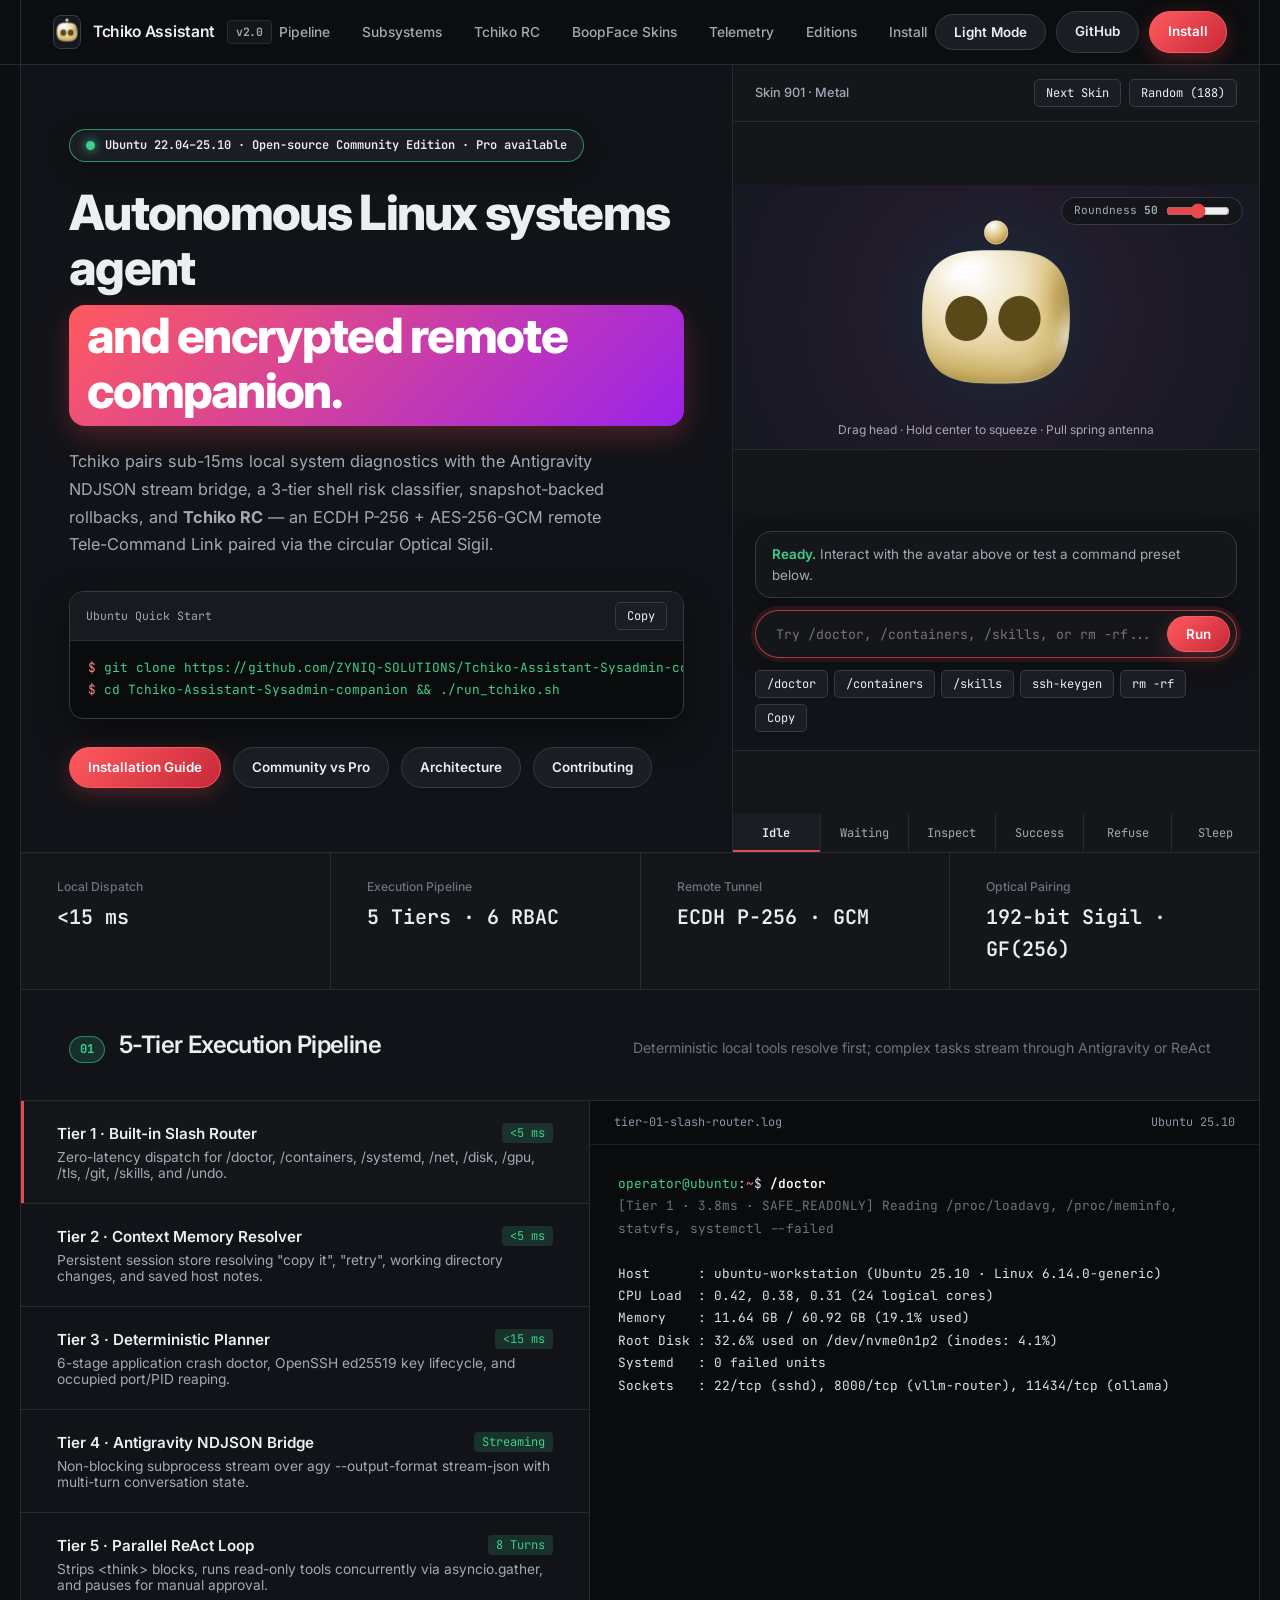
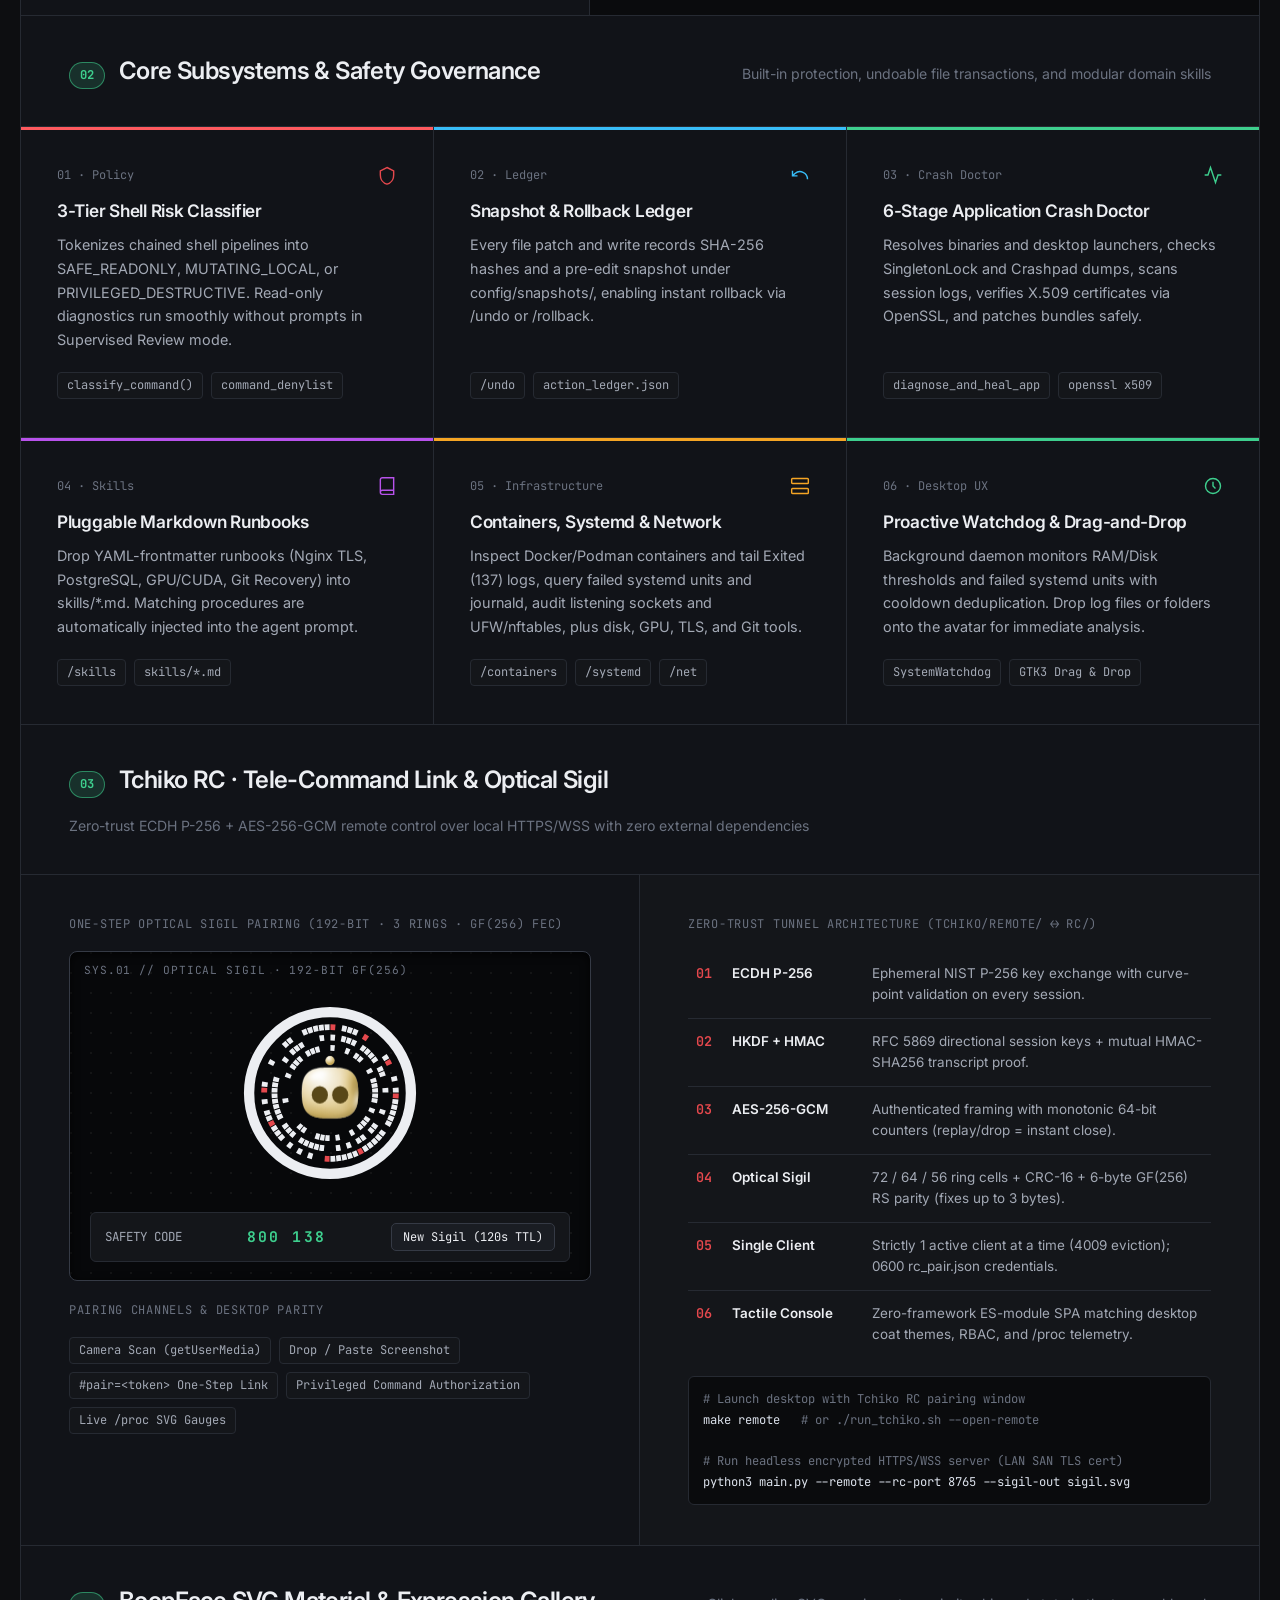
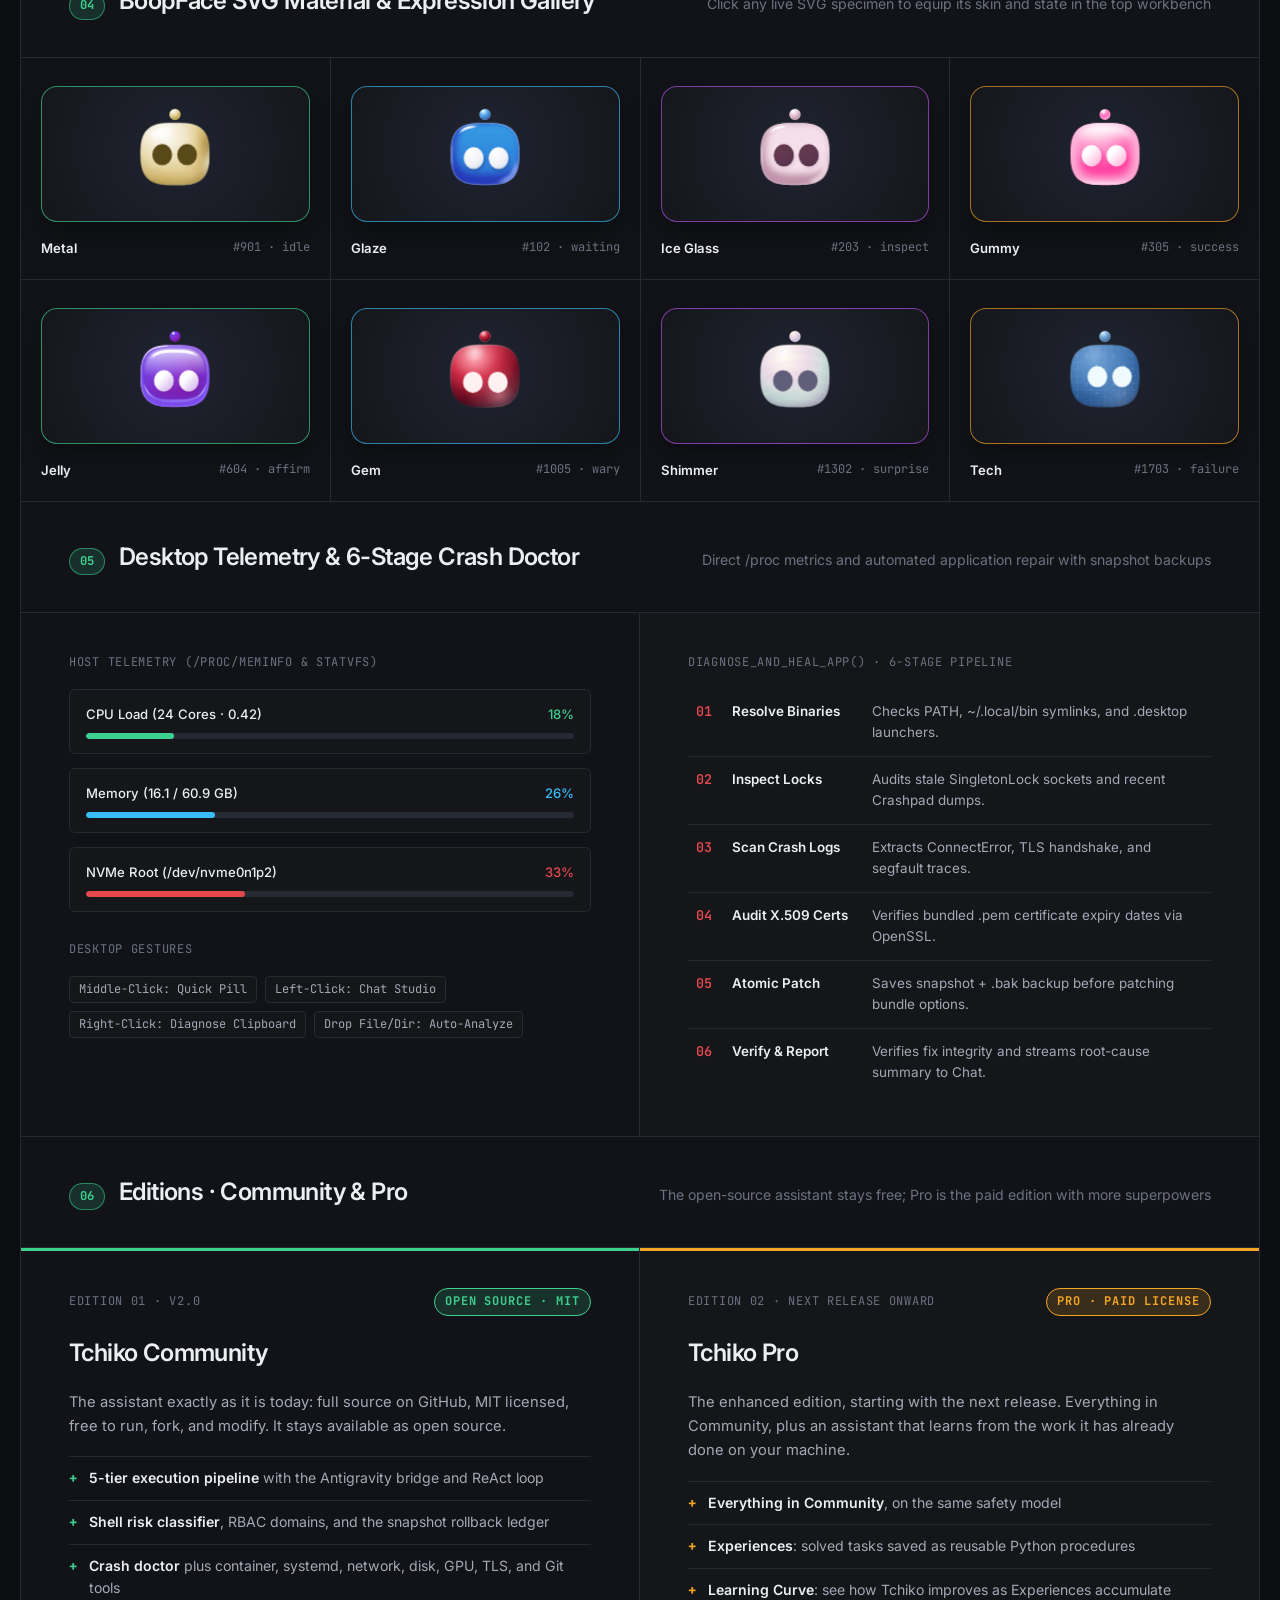
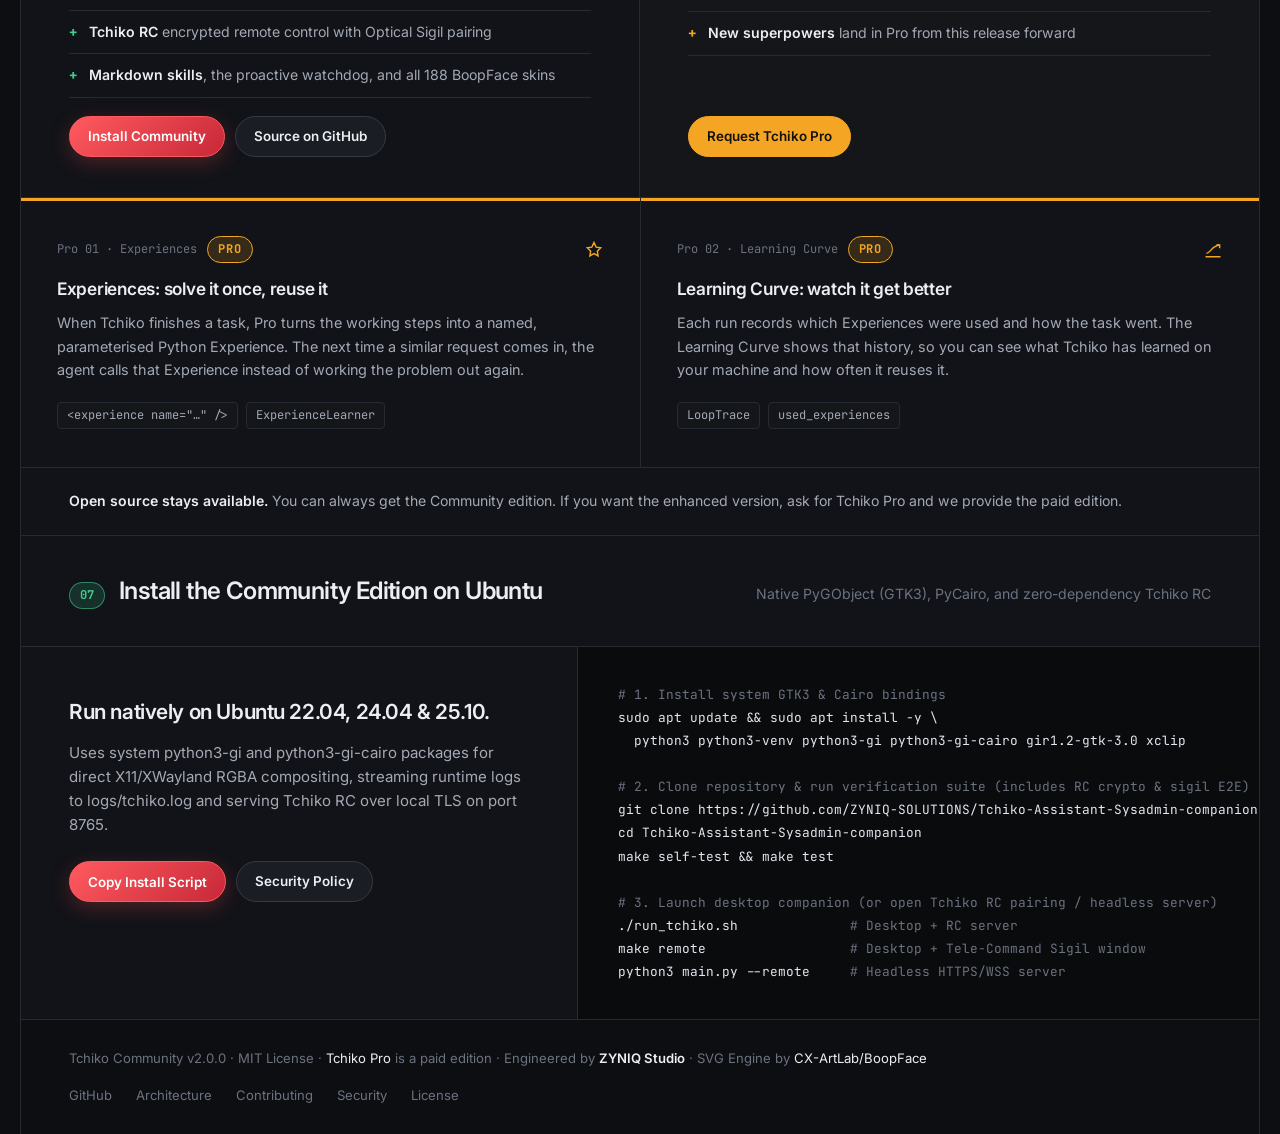
<file: index.html>
<!DOCTYPE html>
<html lang="en">
<head>
  <meta charset="UTF-8" />
  <meta name="viewport" content="width=device-width, initial-scale=1.0" />
  <title>Tchiko Assistant — Autonomous Linux Systems Agent &amp; Desktop Companion</title>
  <meta name="description" content="Open-source Ubuntu systems engineering agent with a 5-tier execution engine, Tchiko RC encrypted remote control, and BoopFace SVG companion. Tchiko Pro adds learned Experiences and the Learning Curve." />
  <meta property="og:title" content="Tchiko Assistant — Linux Systems Agent &amp; Encrypted Remote Companion" />
  <meta property="og:description" content="5-Tier dispatch engine, AST shell risk classifier, snapshot rollback ledger, ECDH P-256 + AES-256-GCM Tchiko RC remote control, and 188-skin BoopFace SVG overlay." />
  <meta property="og:type" content="website" />
  <meta name="theme-color" content="#0d0e11" />
  <link rel="icon" type="image/svg+xml" href="landing/assets/tchiko-logo.svg" />
  <link rel="preconnect" href="https://fonts.googleapis.com">
  <link rel="preconnect" href="https://fonts.gstatic.com" crossorigin>
  <link href="https://fonts.googleapis.com/css2?family=Inter:wght@400;500;600;700;800&family=JetBrains+Mono:wght@400;500;600;700&display=swap" rel="stylesheet">
  <style>
    /* 4K Promo Video & Poster Studio Palette (Obsidian Carbon + Emerald/Sky/Violet/Crimson Accents) */
    :root {
      --bg: #0d0e11;
      --shell-bg: #111318;
      --panel: #14161a;
      --panel-alt: #1a1d23;
      --panel-hover: #22262e;
      --stage-bg: #161820;
      --stage-text: #eceef2;
      --stage-muted: #a3a9b5;
      --code-bg: #0a0b0d;
      --line: #262a32;
      --line-strong: #353a45;
      --text: #eceef2;
      --text-dim: #a3a9b5;
      --text-muted: #6b7280;
      --crimson: #e5484d;
      --crimson-bright: #ff5a5f;
      --crimson-text: #ff8589;
      --crimson-soft: rgba(229, 72, 77, 0.16);
      --green: #3ecf8e;
      --green-soft: rgba(62, 207, 142, 0.16);
      --blue: #38bdf8;
      --blue-soft: rgba(56, 189, 248, 0.16);
      --violet: #b852eb;
      --violet-soft: rgba(184, 82, 235, 0.16);
      --amber: #f5a524;
      --amber-soft: rgba(245, 165, 36, 0.16);
      --sans: 'Ubuntu Sans', 'Inter', -apple-system, BlinkMacSystemFont, 'Segoe UI', sans-serif;
      --mono: 'Ubuntu Sans Mono', 'JetBrains Mono', ui-monospace, SFMono-Regular, Menlo, monospace;
    }

    html[data-theme="light"] {
      --bg: #eef0f5;
      --shell-bg: #f8f9fc;
      --panel: #ffffff;
      --panel-alt: #f1f3f8;
      --panel-hover: #e7ebf3;
      --stage-bg: #e9edf5;
      --stage-text: #12151e;
      --stage-muted: #555e70;
      --code-bg: #101217;
      --line: #dce1ec;
      --line-strong: #c5ccdc;
      --text: #0f1219;
      --text-dim: #464f62;
      --text-muted: #6b7488;
      --crimson: #e5484d;
      --crimson-bright: #ff5a5f;
      --crimson-text: #d9383e;
      --crimson-soft: rgba(229, 72, 77, 0.12);
      --green: #10b981;
      --green-soft: rgba(16, 185, 129, 0.12);
      --blue: #0284c7;
      --blue-soft: rgba(2, 132, 199, 0.12);
      --violet: #9333ea;
      --violet-soft: rgba(147, 51, 234, 0.12);
      --amber: #d97706;
      --amber-soft: rgba(217, 119, 6, 0.12);
    }

    *, *::before, *::after {
      box-sizing: border-box;
      margin: 0;
      padding: 0;
    }

    html {
      scroll-behavior: smooth;
      background: var(--bg);
      color: var(--text);
      font-family: var(--sans);
      font-size: 16px;
      -webkit-font-smoothing: antialiased;
      -moz-osx-font-smoothing: grayscale;
    }

    body {
      background: var(--bg);
      color: var(--text);
      line-height: 1.6;
      overflow-x: hidden;
      transition: background 0.2s ease, color 0.2s ease;
    }

    a {
      color: inherit;
      text-decoration: none;
    }

    code, pre, .mono {
      font-family: var(--mono);
      font-variant-numeric: tabular-nums;
    }

    /* ── ARCHITECTURAL SHELL ────────────────────────────────────────────── */
    .shell {
      max-width: 1240px;
      margin: 0 auto;
      border-left: 1px solid var(--line);
      border-right: 1px solid var(--line);
      background: var(--shell-bg);
    }

    /* ── TOPBAR ─────────────────────────────────────────────────────────── */
    .topbar {
      position: sticky;
      top: 0;
      z-index: 100;
      background: rgba(13, 14, 17, 0.88);
      backdrop-filter: blur(14px);
      -webkit-backdrop-filter: blur(14px);
      border-bottom: 1px solid var(--line);
    }

    html[data-theme="light"] .topbar {
      background: rgba(248, 249, 252, 0.90);
    }

    .topbar-inner {
      max-width: 1240px;
      margin: 0 auto;
      padding: 0 16px;
      display: flex;
      align-items: center;
      justify-content: space-between;
      border-left: 1px solid var(--line);
      border-right: 1px solid var(--line);
      min-height: 52px;
      flex-wrap: wrap;
      gap: 0 8px;
    }

    .brand {
      display: flex;
      align-items: center;
      gap: 8px;
      font-weight: 600;
      font-size: 0.98rem;
      letter-spacing: -0.02em;
      min-width: 0;
      min-height: 52px;
      white-space: nowrap;
    }

    .brand-boop {
      width: 34px;
      height: 34px;
      display: flex;
      align-items: center;
      justify-content: center;
      border: 1px solid var(--line-strong);
      border-radius: 8px;
      background: var(--stage-bg);
    }

    .version-chip {
      font-family: var(--mono);
      font-size: 0.72rem;
      color: var(--text-dim);
      border: 1px solid var(--line);
      background: var(--panel);
      padding: 2px 8px;
      border-radius: 4px;
      display: none;
    }

    .nav-links {
      display: flex;
      align-items: center;
      gap: 22px;
      font-size: 0.86rem;
      font-weight: 500;
      color: var(--text-dim);
      order: 3;
      flex: 0 0 calc(100% + 32px);
      margin: 0 -16px;
      padding: 0 16px;
      overflow-x: auto;
      white-space: nowrap;
      border-top: 1px solid var(--line);
      scrollbar-width: none;
      -webkit-overflow-scrolling: touch;
    }

    .nav-links::-webkit-scrollbar {
      display: none;
    }

    .nav-links a {
      display: inline-flex;
      align-items: center;
      flex-shrink: 0;
      min-height: 42px;
    }

    .nav-links a:hover {
      color: var(--text);
    }

    .nav-cta {
      display: flex;
      align-items: center;
      gap: 8px;
      flex-shrink: 0;
    }

    .nav-cta .btn {
      padding: 0 14px;
    }

    .nav-cta .nav-github,
    .wide-only {
      display: none;
    }

    #theme-btn {
      gap: 0.3em;
    }

    .btn {
      display: inline-flex;
      align-items: center;
      justify-content: center;
      gap: 8px;
      padding: 0 18px;
      border-radius: 999px;
      font-size: 0.84rem;
      font-weight: 600;
      cursor: pointer;
      border: 1px solid var(--line-strong);
      background: var(--panel-alt);
      color: var(--text);
      transition: all 0.16s ease;
      min-height: 44px;
      font-family: inherit;
    }

    .btn:hover {
      background: var(--panel-hover);
      border-color: var(--blue);
    }

    .btn-accent {
      background: linear-gradient(135deg, var(--crimson-bright) 0%, #c82838 100%);
      border-color: var(--crimson-bright);
      color: #ffffff;
      box-shadow: 0 6px 20px rgba(229, 72, 77, 0.28);
    }

    .btn-accent:hover {
      background: linear-gradient(135deg, #ff6b70 0%, var(--crimson) 100%);
      border-color: #ff6b70;
      transform: translateY(-1px);
    }

    /* ── HERO SECTION ───────────────────────────────────────────────────── */
    .hero-frame {
      border-bottom: 1px solid var(--line);
    }

    .hero-split {
      display: grid;
      grid-template-columns: minmax(0, 1fr);
      border-bottom: 1px solid var(--line);
    }

    .hero-left {
      min-width: 0;
      padding: 36px 20px;
      display: flex;
      flex-direction: column;
      justify-content: center;
      border-bottom: 1px solid var(--line);
    }

    .eyebrow-badge {
      display: inline-flex;
      align-items: center;
      align-self: flex-start;
      gap: 10px;
      font-family: var(--mono);
      font-size: 0.75rem;
      font-weight: 600;
      color: var(--text);
      background: var(--panel-alt);
      border: 1px solid rgba(62, 207, 142, 0.65);
      padding: 8px 14px;
      border-radius: 14px;
      box-shadow: 0 6px 22px rgba(0, 0, 0, 0.35);
      margin-bottom: 24px;
    }

    .status-dot {
      width: 9px;
      height: 9px;
      border-radius: 50%;
      background: var(--green);
      box-shadow: 0 0 10px var(--green);
      display: inline-block;
      flex-shrink: 0;
    }

    .hero-left h1 {
      font-size: clamp(2rem, 9vw, 2.75rem);
      font-weight: 800;
      line-height: 1.12;
      letter-spacing: -0.035em;
      margin-bottom: 22px;
      color: var(--text);
    }

    .hero-left h1 span {
      display: inline-block;
      margin-top: 10px;
      padding: 4px 14px 8px;
      border-radius: 16px;
      background: linear-gradient(135deg, var(--crimson-bright) 0%, #9b23ea 100%);
      color: #ffffff;
      font-weight: 800;
      box-shadow: 0 10px 28px rgba(229, 72, 77, 0.28);
    }

    .hero-lead {
      font-size: 1rem;
      color: var(--text-dim);
      max-width: 540px;
      line-height: 1.7;
      margin-bottom: 32px;
    }

    .hero-cli-card {
      background: var(--code-bg);
      border: 1.5px solid var(--line-strong);
      border-radius: 14px;
      box-shadow: 0 14px 36px rgba(0, 0, 0, 0.45);
      margin-bottom: 28px;
      overflow: hidden;
    }

    .hero-cli-head {
      display: flex;
      align-items: center;
      justify-content: space-between;
      padding: 10px 16px;
      background: rgba(26, 29, 35, 0.85);
      border-bottom: 1px solid var(--line);
      font-family: var(--mono);
      font-size: 0.72rem;
      color: var(--text-dim);
    }

    .hero-cli-body {
      padding: 16px 18px;
      font-family: var(--mono);
      font-size: 0.78rem;
      line-height: 1.75;
      color: var(--green);
      overflow-x: auto;
      white-space: pre-wrap;
      overflow-wrap: anywhere;
    }

    .hero-cli-body .prompt-sign {
      color: var(--crimson-text);
      margin-right: 8px;
      user-select: none;
    }

    .hero-actions {
      display: flex;
      flex-wrap: wrap;
      gap: 12px;
    }

    .hero-actions .btn {
      flex: 1 1 auto;
    }

    .hero-actions .btn-accent {
      flex-basis: 100%;
    }

    /* Clean 4-cell metrics strip */
    .metrics-strip {
      display: grid;
      grid-template-columns: repeat(2, minmax(0, 1fr));
      background: var(--line);
      gap: 1px;
    }

    .metric-cell {
      padding: 16px 20px;
      display: flex;
      flex-direction: column;
      gap: 4px;
      background: var(--panel);
    }

    .metric-cell small {
      font-size: 0.76rem;
      color: var(--text-muted);
      font-weight: 500;
    }

    .metric-cell strong {
      font-family: var(--mono);
      font-size: 1rem;
      font-weight: 600;
      color: var(--text);
    }

    /* ── RIGHT WORKBENCH: BRIGHT STUDIO BOOPFACE STAGE ──────────────────── */
    .hero-right {
      min-width: 0;
      background: var(--panel);
      display: flex;
      flex-direction: column;
      justify-content: space-between;
    }

    .inst-header {
      display: flex;
      align-items: center;
      justify-content: space-between;
      padding: 10px 20px;
      border-bottom: 1px solid var(--line);
      font-size: 0.8rem;
      font-weight: 500;
      color: var(--text-dim);
      gap: 10px;
      flex-wrap: wrap;
    }

    .inst-controls-top {
      display: flex;
      gap: 8px;
    }

    .inst-btn {
      font-family: var(--mono);
      font-size: 0.75rem;
      padding: 0 12px;
      background: var(--panel-alt);
      border: 1px solid var(--line-strong);
      color: var(--text);
      cursor: pointer;
      border-radius: 5px;
      transition: all 0.15s ease;
      min-height: 40px;
      display: inline-flex;
      align-items: center;
      justify-content: center;
    }

    .inst-btn:hover {
      border-color: var(--crimson);
      background: var(--panel-hover);
    }

    /* Studio dark stage with subtle radial glow matching the 4K promo videos */
    .boop-viewport {
      position: relative;
      height: 265px;
      display: flex;
      flex-direction: column;
      align-items: center;
      justify-content: center;
      border-bottom: 1px solid var(--line);
      background:
        radial-gradient(circle at 50% 48%, rgba(56, 189, 248, 0.14) 0%, rgba(184, 82, 235, 0.08) 42%, var(--stage-bg) 100%);
      color: var(--stage-text);
    }

    .viewport-roundness {
      position: absolute;
      top: 12px;
      right: 16px;
      display: flex;
      align-items: center;
      gap: 8px;
      font-family: var(--mono);
      font-size: 0.7rem;
      color: var(--text-dim);
      background: rgba(20, 22, 26, 0.88);
      padding: 4px 12px;
      border-radius: 999px;
      border: 1px solid var(--line-strong);
    }

    html[data-theme="light"] .viewport-roundness {
      background: rgba(255, 255, 255, 0.88);
    }

    .viewport-roundness input[type="range"] {
      width: 84px;
      accent-color: var(--crimson);
      cursor: pointer;
      height: 28px;
    }

    .viewport-caption {
      position: absolute;
      bottom: 10px;
      font-size: 0.75rem;
      color: var(--stage-muted);
      padding: 0 12px;
      text-align: center;
    }

    .workbench-console {
      padding: 16px 20px;
      border-bottom: 1px solid var(--line);
      background: var(--shell-bg);
      display: flex;
      flex-direction: column;
      gap: 12px;
    }

    .telemetry-readout {
      font-size: 0.84rem;
      line-height: 1.55;
      color: var(--text-dim);
      min-height: 54px;
      background: var(--panel);
      border: 1.5px solid var(--line-strong);
      border-radius: 16px;
      padding: 12px 16px;
      box-shadow: 0 8px 24px rgba(0, 0, 0, 0.32);
    }

    .telemetry-readout b {
      color: var(--green);
      font-weight: 600;
    }

    .telemetry-readout code {
      font-size: 0.76rem;
      color: var(--blue);
      background: var(--blue-soft);
      padding: 2px 7px;
      border-radius: 6px;
    }

    .prompt-bus {
      display: flex;
      gap: 8px;
      background: var(--panel);
      border: 1.5px solid rgba(229, 72, 77, 0.72);
      border-radius: 999px;
      padding: 5px 6px 5px 16px;
      box-shadow: 0 0 0 4px rgba(229, 72, 77, 0.12), 0 8px 22px rgba(0, 0, 0, 0.35);
    }

    .prompt-bus input {
      flex: 1;
      min-width: 0;
      background: transparent;
      border: none;
      padding: 6px 4px;
      color: var(--text);
      font-family: var(--mono);
      font-size: 1rem;
      outline: none;
      min-height: 36px;
    }

    .prompt-bus input:focus {
      color: #ffffff;
    }

    .readout-presets {
      display: flex;
      flex-wrap: wrap;
      gap: 8px;
    }

    /* Clean 6-button state bar */
    .state-matrix {
      display: grid;
      grid-template-columns: repeat(3, 1fr);
      background: var(--line);
      gap: 1px;
    }

    .emo-chip {
      font-family: var(--mono);
      font-size: 0.75rem;
      padding: 11px 6px;
      text-align: center;
      background: var(--panel);
      border: none;
      color: var(--text-dim);
      cursor: pointer;
      transition: background 0.15s ease, color 0.15s ease;
      min-height: 44px;
    }

    .emo-chip:hover {
      color: var(--text);
      background: var(--panel-hover);
    }

    .emo-chip.active {
      background: var(--panel-alt);
      color: var(--text);
      font-weight: 600;
      box-shadow: inset 0 -2px 0 var(--crimson);
    }

    /* ── SECTION HEADERS ────────────────────────────────────────────────── */
    .sec-bar {
      display: flex;
      align-items: baseline;
      justify-content: space-between;
      flex-wrap: wrap;
      gap: 10px 16px;
      padding: 28px 20px;
      border-bottom: 1px solid var(--line);
      background: var(--shell-bg);
      scroll-margin-top: 96px;
    }

    .sec-bar-left {
      display: flex;
      align-items: baseline;
      gap: 12px;
      min-width: 0;
    }

    .sec-index {
      font-family: var(--mono);
      font-size: 0.76rem;
      color: var(--green);
      background: var(--green-soft);
      border: 1px solid rgba(62, 207, 142, 0.55);
      padding: 3px 10px;
      border-radius: 999px;
      font-weight: 700;
      flex-shrink: 0;
    }

    .sec-bar h2 {
      font-size: 1.25rem;
      font-weight: 600;
      letter-spacing: -0.025em;
      line-height: 1.3;
    }

    .sec-bar p {
      font-size: 0.88rem;
      color: var(--text-muted);
    }

    /* ── SECTION 01: 5-TIER PIPELINE & REPL ─────────────────────────────── */
    .pipeline-grid {
      display: grid;
      grid-template-columns: minmax(0, 1fr);
      border-bottom: 1px solid var(--line);
    }

    .tier-selector {
      display: flex;
      flex-direction: column;
      border-bottom: 1px solid var(--line);
      min-width: 0;
    }

    .tier-row {
      text-align: left;
      background: transparent;
      border: none;
      border-bottom: 1px solid var(--line);
      padding: 18px 20px;
      cursor: pointer;
      color: var(--text);
      transition: background 0.15s ease;
      font-family: inherit;
    }

    .tier-row:last-child {
      border-bottom: none;
    }

    .tier-row:hover {
      background: var(--panel);
    }

    .tier-row.active {
      background: var(--panel);
      box-shadow: inset 3px 0 0 var(--crimson);
    }

    .tier-row-head {
      display: flex;
      align-items: center;
      justify-content: space-between;
      margin-bottom: 6px;
      gap: 12px;
    }

    .tier-row-head strong {
      font-size: 0.95rem;
      font-weight: 600;
    }

    .latency-tag {
      font-family: var(--mono);
      font-size: 0.75rem;
      color: var(--green);
      background: var(--green-soft);
      padding: 2px 8px;
      border-radius: 4px;
      white-space: nowrap;
      flex-shrink: 0;
    }

    .tier-row p {
      font-size: 0.86rem;
      color: var(--text-dim);
    }

    .repl-pane {
      background: var(--code-bg);
      display: flex;
      flex-direction: column;
      min-width: 0;
    }

    .repl-header {
      display: flex;
      align-items: center;
      justify-content: space-between;
      padding: 12px 20px;
      border-bottom: 1px solid rgba(255, 255, 255, 0.08);
      font-family: var(--mono);
      font-size: 0.74rem;
      color: #8b95a7;
      gap: 12px;
    }

    .repl-body {
      padding: 20px;
      font-family: var(--mono);
      font-size: 0.78rem;
      line-height: 1.75;
      color: #dce2ec;
      white-space: pre-wrap;
      overflow-x: auto;
      flex: 1;
      overflow-wrap: anywhere;
    }

    .t-prompt { color: var(--green); }
    .t-cmd { color: #ffffff; font-weight: 600; }
    .t-accent { color: var(--crimson-text); }
    .t-muted { color: var(--text-muted); }

    /* ── SECTION 02: ARCHITECTURAL SUBSYSTEMS GRID ──────────────────────── */
    .spec-grid {
      display: grid;
      grid-template-columns: minmax(0, 1fr);
      border-bottom: 1px solid var(--line);
      gap: 1px;
      background: var(--line);
    }

    .spec-cell {
      padding: 28px 20px;
      background: var(--shell-bg);
      display: flex;
      flex-direction: column;
      justify-content: space-between;
      gap: 20px;
      transition: background 0.18s ease, box-shadow 0.18s ease;
      min-width: 0;
    }

    .spec-cell:hover {
      background: var(--panel);
    }

    .spec-cell:nth-child(1) { box-shadow: inset 0 3px 0 var(--crimson-bright); }
    .spec-cell:nth-child(2) { box-shadow: inset 0 3px 0 var(--blue); }
    .spec-cell:nth-child(3) { box-shadow: inset 0 3px 0 var(--green); }
    .spec-cell:nth-child(4) { box-shadow: inset 0 3px 0 var(--violet); }
    .spec-cell:nth-child(5) { box-shadow: inset 0 3px 0 var(--amber); }
    .spec-cell:nth-child(6) { box-shadow: inset 0 3px 0 var(--green); }

    .spec-cell:nth-child(2) .spec-cell-top svg { stroke: var(--blue); }
    .spec-cell:nth-child(3) .spec-cell-top svg { stroke: var(--green); }
    .spec-cell:nth-child(4) .spec-cell-top svg { stroke: var(--violet); }
    .spec-cell:nth-child(5) .spec-cell-top svg { stroke: var(--amber); }
    .spec-cell:nth-child(6) .spec-cell-top svg { stroke: var(--green); }

    .spec-cell-top {
      display: flex;
      align-items: center;
      justify-content: space-between;
      font-family: var(--mono);
      font-size: 0.75rem;
      color: var(--text-muted);
      gap: 12px;
    }

    .spec-cell-top svg {
      width: 20px;
      height: 20px;
      stroke: var(--crimson);
      fill: none;
      stroke-width: 1.7;
      flex-shrink: 0;
    }

    .spec-cell h3 {
      font-size: 1.08rem;
      font-weight: 600;
      letter-spacing: -0.015em;
      margin: 12px 0 8px;
      color: var(--text);
    }

    .spec-cell p {
      font-size: 0.9rem;
      color: var(--text-dim);
      line-height: 1.65;
    }

    .spec-meta {
      display: flex;
      flex-wrap: wrap;
      gap: 8px;
    }

    .code-tag {
      font-family: var(--mono);
      font-size: 0.75rem;
      padding: 3px 9px;
      background: var(--panel);
      border: 1px solid var(--line);
      color: var(--text-dim);
      border-radius: 4px;
      overflow-wrap: anywhere;
    }

    /* ── SECTION 03: BOOPFACE SPECIMEN MATRIX ───────────────────────────── */
    .specimen-grid {
      display: grid;
      grid-template-columns: repeat(2, minmax(0, 1fr));
      border-bottom: 1px solid var(--line);
      gap: 1px;
      background: var(--line);
    }

    .specimen-cell {
      padding: 20px 14px 16px;
      display: flex;
      flex-direction: column;
      align-items: center;
      gap: 12px;
      cursor: pointer;
      background: var(--shell-bg);
      transition: background 0.15s ease;
    }

    .specimen-cell:hover {
      background: var(--panel);
    }

    .specimen-stage {
      width: 100%;
      height: 112px;
      border-radius: 16px;
      background: radial-gradient(circle at 50% 45%, #202430 0%, #14161b 100%);
      border: 1.5px solid var(--line-strong);
      box-shadow: 0 10px 24px rgba(0, 0, 0, 0.35);
      display: flex;
      align-items: center;
      justify-content: center;
      transition: border-color 0.16s ease, transform 0.16s ease;
    }

    html[data-theme="light"] .specimen-stage {
      background: radial-gradient(circle at 50% 45%, #ffffff 0%, var(--stage-bg) 100%);
      box-shadow: 0 6px 16px rgba(0, 0, 0, 0.08);
    }

    .specimen-cell:nth-child(4n+1) .specimen-stage { border-color: rgba(62, 207, 142, 0.65); }
    .specimen-cell:nth-child(4n+2) .specimen-stage { border-color: rgba(56, 189, 248, 0.65); }
    .specimen-cell:nth-child(4n+3) .specimen-stage { border-color: rgba(184, 82, 235, 0.65); }
    .specimen-cell:nth-child(4n+4) .specimen-stage { border-color: rgba(245, 165, 36, 0.65); }

    .specimen-cell:hover .specimen-stage {
      transform: translateY(-2px);
    }

    .specimen-meta {
      width: 100%;
      display: flex;
      justify-content: space-between;
      align-items: flex-start;
      font-size: 0.82rem;
      color: var(--text-muted);
      flex-direction: column;
      gap: 2px;
    }

    .specimen-meta strong {
      color: var(--text);
      font-weight: 600;
    }

    .specimen-meta span {
      font-family: var(--mono);
      font-size: 0.75rem;
    }

    /* ── SECTION 04: GTK3 STUDIO & 6-STAGE CRASH DOCTOR ─────────────────── */
    .studio-split {
      display: grid;
      grid-template-columns: minmax(0, 1fr);
      border-bottom: 1px solid var(--line);
    }

    .studio-pane {
      padding: 32px 20px;
      border-bottom: 1px solid var(--line);
      min-width: 0;
    }

    .studio-pane:last-child {
      background: var(--panel);
      border-bottom: none;
    }

    .pane-label {
      font-family: var(--mono);
      font-size: 0.75rem;
      text-transform: uppercase;
      letter-spacing: 0.06em;
      color: var(--text-muted);
      margin-bottom: 18px;
      display: block;
      line-height: 1.5;
    }

    .telemetry-bars {
      display: flex;
      flex-direction: column;
      gap: 14px;
      margin-bottom: 28px;
    }

    .t-bar-row {
      background: var(--panel);
      border: 1px solid var(--line);
      padding: 14px 16px;
      border-radius: 6px;
    }

    .t-bar-head {
      display: flex;
      justify-content: space-between;
      font-size: 0.82rem;
      font-weight: 500;
      margin-bottom: 8px;
      gap: 12px;
    }

    .t-bar-track {
      height: 6px;
      border-radius: 3px;
      background: var(--line);
      overflow: hidden;
    }

    .t-bar-fill {
      height: 100%;
      border-radius: 3px;
    }

    .doctor-table {
      width: 100%;
      border-collapse: collapse;
      font-size: 0.84rem;
      display: block;
    }

    .doctor-table tbody {
      display: block;
    }

    .doctor-table tr {
      border-bottom: 1px solid var(--line);
      display: grid;
      grid-template-columns: 32px minmax(0, 1fr);
      gap: 2px 0;
      padding: 12px 0;
    }

    .doctor-table tr:last-child {
      border-bottom: none;
    }

    .doctor-table td {
      padding: 0;
      vertical-align: top;
      display: block;
    }

    .doctor-table td:first-child {
      font-family: var(--mono);
      color: var(--crimson);
      font-weight: 600;
    }

    .doctor-table td:nth-child(2) {
      color: var(--text);
      font-weight: 600;
    }

    .doctor-table td:nth-child(3) {
      color: var(--text-dim);
      grid-column: 2;
    }

    /* ── TCHIKO RC & OPTICAL SIGIL SHOWCASE ─────────────────────────────── */
    .rc-sigil-bay {
      position: relative;
      background:
        radial-gradient(circle at 1px 1px, rgba(255, 255, 255, 0.05) 1px, transparent 0),
        #07080a;
      background-size: 20px 20px, 100% 100%;
      border: 1px solid var(--line-strong);
      border-radius: 8px;
      padding: 34px 14px 14px;
      display: flex;
      flex-direction: column;
      align-items: center;
      gap: 14px;
      margin-bottom: 20px;
      box-shadow: inset 0 2px 10px rgba(0, 0, 0, 0.75);
    }

    .rc-sigil-bay::before {
      content: "SYS.01 // OPTICAL SIGIL · 192-BIT GF(256)";
      position: absolute;
      top: 10px;
      left: 14px;
      font-family: var(--mono);
      font-size: 0.7rem;
      color: var(--text-muted);
      letter-spacing: 0.08em;
      right: 14px;
      white-space: nowrap;
      overflow: hidden;
      text-overflow: ellipsis;
    }

    .rc-sigil-ring-wrap {
      position: relative;
      width: 210px;
      height: 210px;
      display: flex;
      align-items: center;
      justify-content: center;
      margin-top: 12px;
    }

    .rc-sigil-ring-wrap svg.sigil-svg {
      position: absolute;
      inset: 0;
      width: 210px;
      height: 210px;
    }

    .rc-safety-strip {
      width: 100%;
      display: flex;
      align-items: center;
      justify-content: space-between;
      gap: 8px 12px;
      padding: 10px 14px;
      background: var(--panel);
      border: 1px solid var(--line);
      border-radius: 6px;
      font-family: var(--mono);
      font-size: 0.78rem;
      flex-wrap: wrap;
    }

    .rc-safety-digits {
      color: var(--green);
      font-weight: 700;
      letter-spacing: 0.16em;
      font-size: 0.92rem;
    }

    .rc-cli-snippet {
      margin-top: 18px;
      padding: 12px 14px;
      background: var(--code-bg);
      border: 1px solid var(--line);
      border-radius: 6px;
      font-family: var(--mono);
      font-size: 0.76rem;
      line-height: 1.7;
      color: #dce2ec;
      overflow-x: auto;
    }

    /* ── SECTION 06: EDITIONS (COMMUNITY · PRO) ─────────────────────────── */
    .edition-grid {
      display: grid;
      grid-template-columns: minmax(0, 1fr);
      border-bottom: 1px solid var(--line);
    }

    .edition-cell {
      padding: 32px 20px;
      background: var(--shell-bg);
      display: flex;
      flex-direction: column;
      gap: 18px;
      box-shadow: inset 0 3px 0 var(--green);
      border-bottom: 1px solid var(--line);
      min-width: 0;
    }

    .edition-cell.is-pro {
      background: var(--panel);
      box-shadow: inset 0 3px 0 var(--amber);
      border-bottom: none;
    }

    .edition-top {
      display: flex;
      align-items: center;
      justify-content: space-between;
      gap: 8px 12px;
      font-family: var(--mono);
      font-size: 0.75rem;
      text-transform: uppercase;
      letter-spacing: 0.06em;
      color: var(--text-muted);
      flex-wrap: wrap;
    }

    .edition-tag {
      font-family: var(--mono);
      font-size: 0.75rem;
      font-weight: 700;
      letter-spacing: 0.08em;
      text-transform: uppercase;
      padding: 3px 10px;
      border-radius: 999px;
      color: var(--green);
      background: var(--green-soft);
      border: 1px solid var(--green);
      white-space: nowrap;
    }

    .edition-tag.is-pro {
      color: var(--amber);
      background: var(--amber-soft);
      border-color: var(--amber);
    }

    .edition-cell h3 {
      font-size: 1.35rem;
      font-weight: 600;
      letter-spacing: -0.025em;
    }

    .edition-cell > p {
      font-size: 0.92rem;
      color: var(--text-dim);
      line-height: 1.65;
    }

    .edition-list {
      list-style: none;
      display: flex;
      flex-direction: column;
      border-top: 1px solid var(--line);
      flex: 1;
    }

    .edition-list li {
      display: flex;
      gap: 12px;
      padding: 10px 0;
      border-bottom: 1px solid var(--line);
      font-size: 0.88rem;
      color: var(--text-dim);
    }

    .edition-list li::before {
      content: "+";
      font-family: var(--mono);
      font-weight: 700;
      color: var(--green);
    }

    .edition-cell.is-pro .edition-list li::before {
      color: var(--amber);
    }

    .edition-list li b {
      color: var(--text);
      font-weight: 600;
    }

    .edition-actions {
      display: flex;
      gap: 10px;
      flex-wrap: wrap;
    }

    .edition-actions .btn {
      flex: 1 1 auto;
    }

    .btn-pro {
      background: var(--amber);
      border-color: var(--amber);
      color: #14110a;
    }

    .btn-pro:hover {
      background: var(--amber);
      border-color: var(--text);
      transform: translateY(-1px);
    }

    .pro-grid {
      display: grid;
      grid-template-columns: minmax(0, 1fr);
      border-bottom: 1px solid var(--line);
      gap: 1px;
      background: var(--line);
    }

    .pro-grid .spec-cell {
      box-shadow: inset 0 3px 0 var(--amber);
    }

    .pro-grid .spec-cell .spec-cell-top svg {
      stroke: var(--amber);
    }

    .pro-grid .spec-cell-top span:first-child {
      display: inline-flex;
      align-items: center;
      gap: 10px;
    }

    .edition-pledge {
      padding: 20px;
      border-bottom: 1px solid var(--line);
      background: var(--shell-bg);
      font-size: 0.88rem;
      color: var(--text-dim);
    }

    .edition-pledge b {
      color: var(--text);
      font-weight: 600;
    }

    /* ── SECTION 07: BUILD & DEPLOYMENT ─────────────────────────────────── */
    .deploy-split {
      display: grid;
      grid-template-columns: minmax(0, 1fr);
      border-bottom: 1px solid var(--line);
    }

    .deploy-info {
      padding: 32px 20px;
      border-bottom: 1px solid var(--line);
      min-width: 0;
    }

    .deploy-info h3 {
      font-size: 1.3rem;
      font-weight: 600;
      letter-spacing: -0.02em;
      margin-bottom: 12px;
    }

    .deploy-info p {
      font-size: 0.94rem;
      color: var(--text-dim);
      margin-bottom: 24px;
    }

    .deploy-info .btn {
      flex: 1 1 auto;
    }

    .deploy-code {
      background: var(--code-bg);
      padding: 24px 20px;
      font-family: var(--mono);
      font-size: 0.76rem;
      line-height: 1.8;
      color: #e2e7f0;
      overflow-x: auto;
      min-width: 0;
    }

    /* ── FOOTER ─────────────────────────────────────────────────────────── */
    footer {
      max-width: 1240px;
      margin: 0 auto;
      padding: 24px 20px;
      border-left: 1px solid var(--line);
      border-right: 1px solid var(--line);
      display: flex;
      flex-wrap: wrap;
      align-items: flex-start;
      justify-content: space-between;
      gap: 8px;
      font-size: 0.82rem;
      color: var(--text-muted);
      flex-direction: column;
    }

    .footer-links {
      display: flex;
      flex-wrap: wrap;
      gap: 0 24px;
    }

    .footer-links a {
      display: inline-flex;
      align-items: center;
      min-height: 44px;
    }

    .footer-links a:hover {
      color: var(--text);
    }

    /* ── VERY NARROW PHONES (< 360px) ───────────────────────────────────── */
    @media (max-width: 359px) {
      .brand {
        font-size: 0.9rem;
      }
      .nav-cta .btn {
        padding: 0 11px;
      }
    }

    /* ── TABLET AND UP (≥ 641px) ────────────────────────────────────────── */
    @media (min-width: 641px) {
      .topbar-inner {
        padding: 0 24px;
      }
      .nav-links {
        flex-basis: calc(100% + 48px);
        margin: 0 -24px;
        padding: 0 24px;
      }
      .version-chip {
        display: inline-block;
      }
      .nav-cta .nav-github {
        display: inline-flex;
      }
      .wide-only {
        display: inline;
      }
      .hero-left {
        padding: 48px 32px;
      }
      .hero-actions .btn,
      .hero-actions .btn-accent,
      .edition-actions .btn,
      .deploy-info .btn {
        flex: 0 0 auto;
      }
      .metrics-strip {
        grid-template-columns: repeat(4, minmax(0, 1fr));
      }
      .metric-cell {
        padding: 20px 24px;
      }
      .inst-header,
      .workbench-console {
        padding-left: 32px;
        padding-right: 32px;
      }
      .state-matrix {
        grid-template-columns: repeat(6, 1fr);
      }
      .sec-bar {
        padding: 32px;
      }
      .sec-bar h2 {
        font-size: 1.4rem;
      }
      .tier-row {
        padding: 20px 32px;
      }
      .repl-header {
        padding: 12px 32px;
      }
      .repl-body {
        padding: 24px 32px;
        font-size: 0.8rem;
      }
      .spec-grid,
      .pro-grid,
      .edition-grid {
        grid-template-columns: repeat(2, minmax(0, 1fr));
      }
      .spec-cell {
        padding: 32px;
      }
      .specimen-grid {
        grid-template-columns: repeat(4, minmax(0, 1fr));
      }
      .specimen-meta {
        flex-direction: row;
        align-items: center;
        gap: 8px;
      }
      .studio-pane {
        padding: 36px 32px;
      }
      .doctor-table {
        display: table;
      }
      .doctor-table tbody {
        display: table-row-group;
      }
      .doctor-table tr {
        display: table-row;
      }
      .doctor-table td {
        display: table-cell;
        padding: 12px 8px;
      }
      .doctor-table td:first-child {
        width: 36px;
      }
      .doctor-table td:nth-child(2) {
        width: 140px;
      }
      .rc-sigil-bay {
        padding: 24px 20px 18px;
      }
      .edition-cell {
        padding: 36px 32px;
        border-right: 1px solid var(--line);
        border-bottom: none;
      }
      .edition-cell.is-pro {
        border-right: none;
      }
      .edition-cell h3 {
        font-size: 1.5rem;
      }
      .edition-pledge {
        padding: 22px 32px;
      }
      .deploy-info {
        padding: 40px 32px;
      }
      .deploy-code {
        padding: 32px;
        font-size: 0.8rem;
      }
      footer {
        padding: 28px 32px;
      }
    }

    /* ── DESKTOP (≥ 981px) ──────────────────────────────────────────────── */
    @media (min-width: 981px) {
      .topbar-inner {
        height: 64px;
        padding: 0 32px;
        flex-wrap: nowrap;
      }
      .brand {
        gap: 12px;
      }
      .nav-links {
        order: 0;
        flex: 0 1 auto;
        margin: 0;
        padding: 0;
        gap: 32px;
        overflow: visible;
        border-top: none;
      }
      .nav-links a {
        min-height: 0;
      }
      .nav-cta {
        gap: 10px;
      }
      .btn,
      .nav-cta .btn {
        padding: 9px 18px;
        min-height: 0;
      }
      .hero-split {
        grid-template-columns: 1.15fr 0.85fr;
      }
      .hero-left {
        padding: 64px 48px;
        border-right: 1px solid var(--line);
        border-bottom: none;
      }
      .eyebrow-badge {
        border-radius: 999px;
        padding: 6px 16px;
      }
      .hero-left h1 {
        font-size: clamp(2.35rem, 3.8vw, 3.45rem);
      }
      .hero-left h1 span {
        padding: 4px 18px 8px;
      }
      .hero-lead {
        font-size: 1.02rem;
      }
      .hero-cli-body {
        white-space: pre;
        overflow-wrap: normal;
        font-size: 0.8rem;
      }
      .metric-cell {
        padding: 24px 36px;
      }
      .metric-cell strong {
        font-size: 1.25rem;
      }
      .inst-header {
        padding: 14px 22px;
      }
      .inst-btn {
        padding: 5px 11px;
        min-height: 0;
      }
      .viewport-roundness input[type="range"] {
        width: 64px;
        height: auto;
      }
      .workbench-console {
        padding: 18px 22px;
      }
      .prompt-bus input {
        font-size: 0.82rem;
        min-height: 0;
      }
      .readout-presets {
        gap: 6px;
      }
      .emo-chip {
        min-height: 0;
      }
      .sec-bar {
        padding: 36px 48px;
        gap: 16px;
        scroll-margin-top: 64px;
      }
      .sec-bar-left {
        gap: 14px;
      }
      .sec-bar h2 {
        font-size: 1.5rem;
        line-height: inherit;
      }
      .pipeline-grid {
        grid-template-columns: 0.92fr 1.08fr;
      }
      .tier-selector {
        border-right: 1px solid var(--line);
        border-bottom: none;
      }
      .tier-row {
        padding: 22px 36px;
      }
      .repl-header {
        padding: 12px 24px;
      }
      .repl-body {
        padding: 28px;
      }
      .spec-grid {
        grid-template-columns: repeat(3, minmax(0, 1fr));
      }
      .spec-cell {
        padding: 38px 36px;
      }
      .specimen-cell {
        padding: 28px 20px 20px;
        gap: 16px;
      }
      .specimen-stage {
        height: 136px;
      }
      .studio-split {
        grid-template-columns: repeat(2, minmax(0, 1fr));
      }
      .studio-pane {
        padding: 40px 48px;
        border-right: 1px solid var(--line);
        border-bottom: none;
      }
      .studio-pane:last-child {
        border-right: none;
      }
      .edition-cell {
        padding: 40px 48px;
      }
      .edition-pledge {
        padding: 22px 48px;
      }
      .deploy-split {
        grid-template-columns: minmax(0, 0.9fr) minmax(0, 1.1fr);
      }
      .deploy-info {
        padding: 48px;
        border-right: 1px solid var(--line);
        border-bottom: none;
      }
      .deploy-code {
        padding: 36px 40px;
      }
      footer {
        padding: 28px 48px;
        flex-direction: row;
        align-items: center;
        gap: 16px;
      }
      .footer-links {
        gap: 24px;
      }
      .footer-links a {
        min-height: 0;
      }
    }
  </style>
</head>
<body>
  <!-- TOPBAR -->
  <header class="topbar">
    <div class="topbar-inner">
      <a href="#top" class="brand">
        <span class="brand-boop">
          <boop-face size="26" color="#131620" skin="901" motion="reduce" press-squeeze="false" antenna-drag="false"></boop-face>
        </span>
        <span>Tchiko Assistant</span>
        <span class="version-chip">v2.0</span>
      </a>

      <nav class="nav-links" aria-label="Primary">
        <a href="#pipeline">Pipeline</a>
        <a href="#subsystems">Subsystems</a>
        <a href="#remote">Tchiko RC</a>
        <a href="#specimens">BoopFace Skins</a>
        <a href="#studio">Telemetry</a>
        <a href="#editions">Editions</a>
        <a href="#deploy">Install</a>
      </nav>

      <div class="nav-cta">
        <button type="button" class="btn" onclick="toggleTheme()" id="theme-btn" title="Switch Light / Slate Theme"><span id="theme-label">Light</span><span class="wide-only">Mode</span></button>
        <a href="https://github.com/ZYNIQ-SOLUTIONS/Tchiko-Assistant-Sysadmin-companion" target="_blank" rel="noopener noreferrer" class="btn nav-github">
          GitHub
        </a>
        <a href="#deploy" class="btn btn-accent">Install</a>
      </div>
    </div>
  </header>

  <main class="shell" id="top">
    <!-- HERO -->
    <section class="hero-frame">
      <div class="hero-split">
        <div class="hero-left">
          <div class="eyebrow-badge">
            <span class="status-dot"></span>
            <span>Ubuntu 22.04–25.10 · Open-source Community Edition · Pro available</span>
          </div>

          <h1>
            Autonomous Linux systems agent
            <span>and encrypted remote companion.</span>
          </h1>

          <p class="hero-lead">
            Tchiko pairs sub-15ms local system diagnostics with the Antigravity NDJSON stream bridge, a 3-tier shell risk classifier, snapshot-backed rollbacks, and <strong>Tchiko RC</strong> — an ECDH P-256 + AES-256-GCM remote Tele-Command Link paired via the circular Optical Sigil.
          </p>

          <div class="hero-cli-card">
            <div class="hero-cli-head">
              <span>Ubuntu Quick Start</span>
              <button type="button" class="inst-btn" onclick="copyCli(this)">Copy</button>
            </div>
            <div class="hero-cli-body"><code><span class="prompt-sign">$</span>git clone https://github.com/ZYNIQ-SOLUTIONS/Tchiko-Assistant-Sysadmin-companion.git
<span class="prompt-sign">$</span>cd Tchiko-Assistant-Sysadmin-companion &amp;&amp; ./run_tchiko.sh</code></div>
          </div>

          <div class="hero-actions">
            <a href="#deploy" class="btn btn-accent">Installation Guide</a>
            <a href="#editions" class="btn">Community vs Pro</a>
            <a href="https://github.com/ZYNIQ-SOLUTIONS/Tchiko-Assistant-Sysadmin-companion/blob/main/docs/ARCHITECTURE.md" target="_blank" rel="noopener noreferrer" class="btn">
              Architecture
            </a>
            <a href="https://github.com/ZYNIQ-SOLUTIONS/Tchiko-Assistant-Sysadmin-companion/blob/main/CONTRIBUTING.md" target="_blank" rel="noopener noreferrer" class="btn">
              Contributing
            </a>
          </div>
        </div>

        <!-- INTERACTIVE BOOPFACE WORKBENCH -->
        <div class="hero-right" id="stage-board">
          <div class="inst-header">
            <span id="skin-label">Skin 901 · Metal</span>
            <div class="inst-controls-top">
              <button type="button" class="inst-btn" onclick="cycleSkin()">Next Skin</button>
              <button type="button" class="inst-btn" onclick="randomSkin()">Random (188)</button>
            </div>
          </div>

          <div class="boop-viewport">
            <div class="viewport-roundness">
              <span>Roundness <b id="roundness-val">50</b></span>
              <input type="range" id="roundness-slider" min="0" max="100" value="50" aria-label="Head Roundness" />
            </div>
            <boop-face
              id="tchiko-boop"
              size="188"
              color="#131620"
              skin="901"
              auto-sleep="45000"
              wake-on="activity"
              motion="full">
              <img src="landing/assets/tchiko-logo.svg" alt="Tchiko BoopFace Avatar" style="width:188px;height:188px;display:block;" />
            </boop-face>
            <span class="viewport-caption">Drag head · Hold center to squeeze · Pull spring antenna</span>
          </div>

          <div class="workbench-console">
            <div class="telemetry-readout" aria-live="polite" id="bubble-text">
              <b>Ready.</b> Interact with the avatar above or test a command preset below.
            </div>

            <div class="prompt-bus" id="quick-pill">
              <input
                type="text"
                id="quick-entry"
                placeholder="Try /doctor, /containers, /skills, or rm -rf..."
                aria-label="Prompt input"
              />
              <button type="button" class="btn btn-accent" onclick="sendQuickPrompt()">Run</button>
            </div>

            <div class="readout-presets">
              <button type="button" class="inst-btn" onclick="simulatePrompt('sysinfo')">/doctor</button>
              <button type="button" class="inst-btn" onclick="simulatePrompt('containers')">/containers</button>
              <button type="button" class="inst-btn" onclick="simulatePrompt('skills')">/skills</button>
              <button type="button" class="inst-btn" onclick="simulatePrompt('ssh')">ssh-keygen</button>
              <button type="button" class="inst-btn" onclick="simulatePrompt('blocked')">rm -rf</button>
              <button type="button" class="inst-btn" id="copy-btn" onclick="copyBubble()">Copy</button>
            </div>
          </div>

          <div class="state-matrix" role="group" aria-label="BoopFace expressions">
            <button type="button" class="emo-chip active" data-emo="idle" onclick="setBoopAction('idle', this)">Idle</button>
            <button type="button" class="emo-chip" data-emo="waiting-wave" onclick="setBoopAction('waiting-wave', this)">Waiting</button>
            <button type="button" class="emo-chip" data-emo="inspect" onclick="setBoopAction('inspect', this)">Inspect</button>
            <button type="button" class="emo-chip" data-emo="success" onclick="setBoopAction('success', this)">Success</button>
            <button type="button" class="emo-chip" data-emo="refuse" onclick="setBoopAction('refuse', this)">Refuse</button>
            <button type="button" class="emo-chip" data-emo="sleep" onclick="setBoopAction('sleep', this)">Sleep</button>
          </div>
        </div>
      </div>

      <div class="metrics-strip">
        <div class="metric-cell">
          <small>Local Dispatch</small>
          <strong>&lt;15 ms</strong>
        </div>
        <div class="metric-cell">
          <small>Execution Pipeline</small>
          <strong>5 Tiers · 6 RBAC</strong>
        </div>
        <div class="metric-cell">
          <small>Remote Tunnel</small>
          <strong>ECDH P-256 · GCM</strong>
        </div>
        <div class="metric-cell">
          <small>Optical Pairing</small>
          <strong>192-bit Sigil · GF(256)</strong>
        </div>
      </div>
    </section>

    <!-- SECTION 01: 5-TIER EXECUTION PIPELINE -->
    <div class="sec-bar" id="pipeline">
      <div class="sec-bar-left">
        <span class="sec-index">01</span>
        <h2>5-Tier Execution Pipeline</h2>
      </div>
      <p>Deterministic local tools resolve first; complex tasks stream through Antigravity or ReAct</p>
    </div>

    <section class="pipeline-grid">
      <div class="tier-selector" role="tablist" aria-label="Execution tiers">
        <button type="button" class="tier-row active" onclick="selectTier(this, 'tier1')">
          <div class="tier-row-head">
            <strong>Tier 1 · Built-in Slash Router</strong>
            <span class="latency-tag">&lt;5 ms</span>
          </div>
          <p>Zero-latency dispatch for /doctor, /containers, /systemd, /net, /disk, /gpu, /tls, /git, /skills, and /undo.</p>
        </button>

        <button type="button" class="tier-row" onclick="selectTier(this, 'tier2')">
          <div class="tier-row-head">
            <strong>Tier 2 · Context Memory Resolver</strong>
            <span class="latency-tag">&lt;5 ms</span>
          </div>
          <p>Persistent session store resolving "copy it", "retry", working directory changes, and saved host notes.</p>
        </button>

        <button type="button" class="tier-row" onclick="selectTier(this, 'tier3')">
          <div class="tier-row-head">
            <strong>Tier 3 · Deterministic Planner</strong>
            <span class="latency-tag">&lt;15 ms</span>
          </div>
          <p>6-stage application crash doctor, OpenSSH ed25519 key lifecycle, and occupied port/PID reaping.</p>
        </button>

        <button type="button" class="tier-row" onclick="selectTier(this, 'tier4')">
          <div class="tier-row-head">
            <strong>Tier 4 · Antigravity NDJSON Bridge</strong>
            <span class="latency-tag">Streaming</span>
          </div>
          <p>Non-blocking subprocess stream over agy --output-format stream-json with multi-turn conversation state.</p>
        </button>

        <button type="button" class="tier-row" onclick="selectTier(this, 'tier5')">
          <div class="tier-row-head">
            <strong>Tier 5 · Parallel ReAct Loop</strong>
            <span class="latency-tag">8 Turns</span>
          </div>
          <p>Strips &lt;think&gt; blocks, runs read-only tools concurrently via asyncio.gather, and pauses for manual approval.</p>
        </button>
      </div>

      <div class="repl-pane">
        <div class="repl-header">
          <span id="term-title">tier-01-slash-router.log</span>
          <span>Ubuntu 25.10</span>
        </div>
        <div class="repl-body" id="term-output"></div>
      </div>
    </section>

    <!-- SECTION 02: SUBSYSTEM SPECIFICATIONS -->
    <div class="sec-bar" id="subsystems">
      <div class="sec-bar-left">
        <span class="sec-index">02</span>
        <h2>Core Subsystems &amp; Safety Governance</h2>
      </div>
      <p>Built-in protection, undoable file transactions, and modular domain skills</p>
    </div>

    <section class="spec-grid">
      <article class="spec-cell">
        <div>
          <div class="spec-cell-top">
            <span>01 · Policy</span>
            <svg viewBox="0 0 24 24" aria-hidden="true"><path d="M12 3l8 4v5c0 5.25-3.4 9.74-8 11-4.6-1.26-8-5.75-8-11V7l8-4z"/></svg>
          </div>
          <h3>3-Tier Shell Risk Classifier</h3>
          <p>
            Tokenizes chained shell pipelines into SAFE_READONLY, MUTATING_LOCAL, or PRIVILEGED_DESTRUCTIVE. Read-only diagnostics run smoothly without prompts in Supervised Review mode.
          </p>
        </div>
        <div class="spec-meta">
          <span class="code-tag">classify_command()</span>
          <span class="code-tag">command_denylist</span>
        </div>
      </article>

      <article class="spec-cell">
        <div>
          <div class="spec-cell-top">
            <span>02 · Ledger</span>
            <svg viewBox="0 0 24 24" aria-hidden="true"><path d="M3 7v6h6M21 17a9 9 0 00-15-6.7L3 13"/></svg>
          </div>
          <h3>Snapshot &amp; Rollback Ledger</h3>
          <p>
            Every file patch and write records SHA-256 hashes and a pre-edit snapshot under config/snapshots/, enabling instant rollback via /undo or /rollback.
          </p>
        </div>
        <div class="spec-meta">
          <span class="code-tag">/undo</span>
          <span class="code-tag">action_ledger.json</span>
        </div>
      </article>

      <article class="spec-cell">
        <div>
          <div class="spec-cell-top">
            <span>03 · Crash Doctor</span>
            <svg viewBox="0 0 24 24" aria-hidden="true"><path d="M22 12h-4l-3 9L9 3l-3 9H2"/></svg>
          </div>
          <h3>6-Stage Application Crash Doctor</h3>
          <p>
            Resolves binaries and desktop launchers, checks SingletonLock and Crashpad dumps, scans session logs, verifies X.509 certificates via OpenSSL, and patches bundles safely.
          </p>
        </div>
        <div class="spec-meta">
          <span class="code-tag">diagnose_and_heal_app</span>
          <span class="code-tag">openssl x509</span>
        </div>
      </article>

      <article class="spec-cell">
        <div>
          <div class="spec-cell-top">
            <span>04 · Skills</span>
            <svg viewBox="0 0 24 24" aria-hidden="true"><path d="M4 19.5A2.5 2.5 0 016.5 17H20M6.5 2H20v20H6.5A2.5 2.5 0 014 19.5v-15A2.5 2.5 0 016.5 2z"/></svg>
          </div>
          <h3>Pluggable Markdown Runbooks</h3>
          <p>
            Drop YAML-frontmatter runbooks (Nginx TLS, PostgreSQL, GPU/CUDA, Git Recovery) into skills/*.md. Matching procedures are automatically injected into the agent prompt.
          </p>
        </div>
        <div class="spec-meta">
          <span class="code-tag">/skills</span>
          <span class="code-tag">skills/*.md</span>
        </div>
      </article>

      <article class="spec-cell">
        <div>
          <div class="spec-cell-top">
            <span>05 · Infrastructure</span>
            <svg viewBox="0 0 24 24" aria-hidden="true"><rect x="2" y="3" width="20" height="6" rx="1"/><rect x="2" y="15" width="20" height="6" rx="1"/><path d="M6 6h.01M6 18h.01"/></svg>
          </div>
          <h3>Containers, Systemd &amp; Network</h3>
          <p>
            Inspect Docker/Podman containers and tail Exited (137) logs, query failed systemd units and journald, audit listening sockets and UFW/nftables, plus disk, GPU, TLS, and Git tools.
          </p>
        </div>
        <div class="spec-meta">
          <span class="code-tag">/containers</span>
          <span class="code-tag">/systemd</span>
          <span class="code-tag">/net</span>
        </div>
      </article>

      <article class="spec-cell">
        <div>
          <div class="spec-cell-top">
            <span>06 · Desktop UX</span>
            <svg viewBox="0 0 24 24" aria-hidden="true"><circle cx="12" cy="12" r="9"/><path d="M12 7v5l3 3"/></svg>
          </div>
          <h3>Proactive Watchdog &amp; Drag-and-Drop</h3>
          <p>
            Background daemon monitors RAM/Disk thresholds and failed systemd units with cooldown deduplication. Drop log files or folders onto the avatar for immediate analysis.
          </p>
        </div>
        <div class="spec-meta">
          <span class="code-tag">SystemWatchdog</span>
          <span class="code-tag">GTK3 Drag &amp; Drop</span>
        </div>
      </article>
    </section>

    <!-- SECTION 03: TCHIKO RC — ENCRYPTED REMOTE CONTROL & OPTICAL SIGIL -->
    <div class="sec-bar" id="remote">
      <div class="sec-bar-left">
        <span class="sec-index">03</span>
        <h2>Tchiko RC · Tele-Command Link &amp; Optical Sigil</h2>
      </div>
      <p>Zero-trust ECDH P-256 + AES-256-GCM remote control over local HTTPS/WSS with zero external dependencies</p>
    </div>

    <section class="studio-split">
      <div class="studio-pane">
        <span class="pane-label">One-Step Optical Sigil Pairing (192-bit · 3 Rings · GF(256) FEC)</span>
        <div class="rc-sigil-bay">
          <div class="rc-sigil-ring-wrap">
            <svg id="landing-sigil-svg" class="sigil-svg" viewBox="-122 -122 244 244" aria-label="Optical Tchiko Sigil pattern"></svg>
            <boop-face size="72" skin="901" color="#131620" motion="reduce" press-squeeze="false" antenna-drag="false"></boop-face>
          </div>
          <div class="rc-safety-strip">
            <span style="color:var(--text-dim);">SAFETY CODE</span>
            <span id="landing-safety-code" class="rc-safety-digits">482 917</span>
            <button type="button" class="inst-btn" onclick="regenerateLandingSigil()">New Sigil (120s TTL)</button>
          </div>
        </div>

        <span class="pane-label">Pairing Channels &amp; Desktop Parity</span>
        <div class="spec-meta">
          <span class="code-tag">Camera Scan (getUserMedia)</span>
          <span class="code-tag">Drop / Paste Screenshot</span>
          <span class="code-tag">#pair=&lt;token&gt; One-Step Link</span>
          <span class="code-tag">Privileged Command Authorization</span>
          <span class="code-tag">Live /proc SVG Gauges</span>
        </div>
      </div>

      <div class="studio-pane">
        <span class="pane-label">Zero-Trust Tunnel Architecture (tchiko/remote/ ↔ rc/)</span>
        <table class="doctor-table">
          <tbody>
            <tr>
              <td>01</td>
              <td>ECDH P-256</td>
              <td>Ephemeral NIST P-256 key exchange with curve-point validation on every session.</td>
            </tr>
            <tr>
              <td>02</td>
              <td>HKDF + HMAC</td>
              <td>RFC 5869 directional session keys + mutual HMAC-SHA256 transcript proof.</td>
            </tr>
            <tr>
              <td>03</td>
              <td>AES-256-GCM</td>
              <td>Authenticated framing with monotonic 64-bit counters (replay/drop = instant close).</td>
            </tr>
            <tr>
              <td>04</td>
              <td>Optical Sigil</td>
              <td>72 / 64 / 56 ring cells + CRC-16 + 6-byte GF(256) RS parity (fixes up to 3 bytes).</td>
            </tr>
            <tr>
              <td>05</td>
              <td>Single Client</td>
              <td>Strictly 1 active client at a time (4009 eviction); 0600 rc_pair.json credentials.</td>
            </tr>
            <tr>
              <td>06</td>
              <td>Tactile Console</td>
              <td>Zero-framework ES-module SPA matching desktop coat themes, RBAC, and /proc telemetry.</td>
            </tr>
          </tbody>
        </table>

        <pre class="rc-cli-snippet"><code><span class="t-muted"># Launch desktop with Tchiko RC pairing window</span>
make remote   <span class="t-muted"># or ./run_tchiko.sh --open-remote</span>

<span class="t-muted"># Run headless encrypted HTTPS/WSS server (LAN SAN TLS cert)</span>
python3 main.py --remote --rc-port 8765 --sigil-out sigil.svg</code></pre>
      </div>
    </section>

    <!-- SECTION 04: BOOPFACE SVG SPECIMEN MATRIX -->
    <div class="sec-bar" id="specimens">
      <div class="sec-bar-left">
        <span class="sec-index">04</span>
        <h2>BoopFace SVG Material &amp; Expression Gallery</h2>
      </div>
      <p>Click any live SVG specimen to equip its skin and state in the top workbench</p>
    </div>

    <section class="specimen-grid">
      <div class="specimen-cell" onclick="applyCard('901', 'idle')">
        <div class="specimen-stage"><boop-face size="88" skin="901" color="#131620"></boop-face></div>
        <div class="specimen-meta"><strong>Metal</strong><span>#901 · idle</span></div>
      </div>
      <div class="specimen-cell" onclick="applyCard('102', 'waiting-wave')">
        <div class="specimen-stage"><boop-face size="88" skin="102" color="#131620"></boop-face></div>
        <div class="specimen-meta"><strong>Glaze</strong><span>#102 · waiting</span></div>
      </div>
      <div class="specimen-cell" onclick="applyCard('203', 'inspect')">
        <div class="specimen-stage"><boop-face size="88" skin="203" color="#131620"></boop-face></div>
        <div class="specimen-meta"><strong>Ice Glass</strong><span>#203 · inspect</span></div>
      </div>
      <div class="specimen-cell" onclick="applyCard('305', 'success')">
        <div class="specimen-stage"><boop-face size="88" skin="305" color="#131620"></boop-face></div>
        <div class="specimen-meta"><strong>Gummy</strong><span>#305 · success</span></div>
      </div>
      <div class="specimen-cell" onclick="applyCard('604', 'affirm')">
        <div class="specimen-stage"><boop-face size="88" skin="604" color="#131620"></boop-face></div>
        <div class="specimen-meta"><strong>Jelly</strong><span>#604 · affirm</span></div>
      </div>
      <div class="specimen-cell" onclick="applyCard('1005', 'wary')">
        <div class="specimen-stage"><boop-face size="88" skin="1005" color="#131620"></boop-face></div>
        <div class="specimen-meta"><strong>Gem</strong><span>#1005 · wary</span></div>
      </div>
      <div class="specimen-cell" onclick="applyCard('1302', 'surprise')">
        <div class="specimen-stage"><boop-face size="88" skin="1302" color="#131620"></boop-face></div>
        <div class="specimen-meta"><strong>Shimmer</strong><span>#1302 · surprise</span></div>
      </div>
      <div class="specimen-cell" onclick="applyCard('1703', 'failure')">
        <div class="specimen-stage"><boop-face size="88" skin="1703" color="#131620"></boop-face></div>
        <div class="specimen-meta"><strong>Tech</strong><span>#1703 · failure</span></div>
      </div>
    </section>

    <!-- SECTION 05: GTK3 STUDIO & CRASH DOCTOR PIPELINE -->
    <div class="sec-bar" id="studio">
      <div class="sec-bar-left">
        <span class="sec-index">05</span>
        <h2>Desktop Telemetry &amp; 6-Stage Crash Doctor</h2>
      </div>
      <p>Direct /proc metrics and automated application repair with snapshot backups</p>
    </div>

    <section class="studio-split">
      <div class="studio-pane">
        <span class="pane-label">Host Telemetry (/proc/meminfo &amp; statvfs)</span>
        <div class="telemetry-bars">
          <div class="t-bar-row">
            <div class="t-bar-head">
              <span>CPU Load (24 Cores · 0.42)</span>
              <span style="color:var(--green);">18%</span>
            </div>
            <div class="t-bar-track"><div class="t-bar-fill" style="width:18%;background:var(--green);"></div></div>
          </div>
          <div class="t-bar-row">
            <div class="t-bar-head">
              <span>Memory (16.1 / 60.9 GB)</span>
              <span style="color:var(--blue);">26%</span>
            </div>
            <div class="t-bar-track"><div class="t-bar-fill" style="width:26.4%;background:var(--blue);"></div></div>
          </div>
          <div class="t-bar-row">
            <div class="t-bar-head">
              <span>NVMe Root (/dev/nvme0n1p2)</span>
              <span style="color:var(--crimson);">33%</span>
            </div>
            <div class="t-bar-track"><div class="t-bar-fill" style="width:32.6%;background:var(--crimson);"></div></div>
          </div>
        </div>

        <span class="pane-label">Desktop Gestures</span>
        <div class="spec-meta">
          <span class="code-tag">Middle-Click: Quick Pill</span>
          <span class="code-tag">Left-Click: Chat Studio</span>
          <span class="code-tag">Right-Click: Diagnose Clipboard</span>
          <span class="code-tag">Drop File/Dir: Auto-Analyze</span>
        </div>
      </div>

      <div class="studio-pane">
        <span class="pane-label">diagnose_and_heal_app() · 6-Stage Pipeline</span>
        <table class="doctor-table">
          <tbody>
            <tr>
              <td>01</td>
              <td>Resolve Binaries</td>
              <td>Checks PATH, ~/.local/bin symlinks, and .desktop launchers.</td>
            </tr>
            <tr>
              <td>02</td>
              <td>Inspect Locks</td>
              <td>Audits stale SingletonLock sockets and recent Crashpad dumps.</td>
            </tr>
            <tr>
              <td>03</td>
              <td>Scan Crash Logs</td>
              <td>Extracts ConnectError, TLS handshake, and segfault traces.</td>
            </tr>
            <tr>
              <td>04</td>
              <td>Audit X.509 Certs</td>
              <td>Verifies bundled .pem certificate expiry dates via OpenSSL.</td>
            </tr>
            <tr>
              <td>05</td>
              <td>Atomic Patch</td>
              <td>Saves snapshot + .bak backup before patching bundle options.</td>
            </tr>
            <tr>
              <td>06</td>
              <td>Verify &amp; Report</td>
              <td>Verifies fix integrity and streams root-cause summary to Chat.</td>
            </tr>
          </tbody>
        </table>
      </div>
    </section>

    <!-- SECTION 06: EDITIONS — COMMUNITY (OPEN SOURCE) & PRO (PAID) -->
    <div class="sec-bar" id="editions">
      <div class="sec-bar-left">
        <span class="sec-index">06</span>
        <h2>Editions · Community &amp; Pro</h2>
      </div>
      <p>The open-source assistant stays free; Pro is the paid edition with more superpowers</p>
    </div>

    <section class="edition-grid">
      <article class="edition-cell">
        <div class="edition-top">
          <span>Edition 01 · v2.0</span>
          <span class="edition-tag">Open Source · MIT</span>
        </div>
        <h3>Tchiko Community</h3>
        <p>
          The assistant exactly as it is today: full source on GitHub, MIT licensed, free to run, fork, and modify. It stays available as open source.
        </p>
        <ul class="edition-list">
          <li><span><b>5-tier execution pipeline</b> with the Antigravity bridge and ReAct loop</span></li>
          <li><span><b>Shell risk classifier</b>, RBAC domains, and the snapshot rollback ledger</span></li>
          <li><span><b>Crash doctor</b> plus container, systemd, network, disk, GPU, TLS, and Git tools</span></li>
          <li><span><b>Tchiko RC</b> encrypted remote control with Optical Sigil pairing</span></li>
          <li><span><b>Markdown skills</b>, the proactive watchdog, and all 188 BoopFace skins</span></li>
        </ul>
        <div class="edition-actions">
          <a href="#deploy" class="btn btn-accent">Install Community</a>
          <a href="https://github.com/ZYNIQ-SOLUTIONS/Tchiko-Assistant-Sysadmin-companion" target="_blank" rel="noopener noreferrer" class="btn">Source on GitHub</a>
        </div>
      </article>

      <article class="edition-cell is-pro">
        <div class="edition-top">
          <span>Edition 02 · Next release onward</span>
          <span class="edition-tag is-pro">Pro · Paid license</span>
        </div>
        <h3>Tchiko Pro</h3>
        <p>
          The enhanced edition, starting with the next release. Everything in Community, plus an assistant that learns from the work it has already done on your machine.
        </p>
        <ul class="edition-list">
          <li><span><b>Everything in Community</b>, on the same safety model</span></li>
          <li><span><b>Experiences</b>: solved tasks saved as reusable Python procedures</span></li>
          <li><span><b>Learning Curve</b>: see how Tchiko improves as Experiences accumulate</span></li>
          <li><span><b>New superpowers</b> land in Pro from this release forward</span></li>
        </ul>
        <div class="edition-actions">
          <a href="https://zyniq.studio" target="_blank" rel="noopener noreferrer" class="btn btn-pro">Request Tchiko Pro</a>
        </div>
      </article>
    </section>

    <section class="pro-grid">
      <article class="spec-cell">
        <div>
          <div class="spec-cell-top">
            <span>Pro 01 · Experiences <span class="edition-tag is-pro">Pro</span></span>
            <svg viewBox="0 0 24 24" aria-hidden="true"><path d="M12 3l2.6 5.6L20 9.3l-4 4.1.9 5.6-4.9-2.7L7.1 19l.9-5.6-4-4.1 5.4-.7L12 3z"/></svg>
          </div>
          <h3>Experiences: solve it once, reuse it</h3>
          <p>
            When Tchiko finishes a task, Pro turns the working steps into a named, parameterised Python Experience. The next time a similar request comes in, the agent calls that Experience instead of working the problem out again.
          </p>
        </div>
        <div class="spec-meta">
          <span class="code-tag">&lt;experience name="…" /&gt;</span>
          <span class="code-tag">ExperienceLearner</span>
        </div>
      </article>

      <article class="spec-cell">
        <div>
          <div class="spec-cell-top">
            <span>Pro 02 · Learning Curve <span class="edition-tag is-pro">Pro</span></span>
            <svg viewBox="0 0 24 24" aria-hidden="true"><path d="M3 20h18M4 16c5 0 6-9 16-10"/><path d="M16 6h4v4"/></svg>
          </div>
          <h3>Learning Curve: watch it get better</h3>
          <p>
            Each run records which Experiences were used and how the task went. The Learning Curve shows that history, so you can see what Tchiko has learned on your machine and how often it reuses it.
          </p>
        </div>
        <div class="spec-meta">
          <span class="code-tag">LoopTrace</span>
          <span class="code-tag">used_experiences</span>
        </div>
      </article>
    </section>

    <div class="edition-pledge">
      <b>Open source stays available.</b> You can always get the Community edition. If you want the enhanced version, ask for Tchiko Pro and we provide the paid edition.
    </div>

    <!-- SECTION 07: BUILD & INSTALL -->
    <div class="sec-bar" id="deploy">
      <div class="sec-bar-left">
        <span class="sec-index">07</span>
        <h2>Install the Community Edition on Ubuntu</h2>
      </div>
      <p>Native PyGObject (GTK3), PyCairo, and zero-dependency Tchiko RC</p>
    </div>

    <section class="deploy-split">
      <div class="deploy-info">
        <h3>Run natively on Ubuntu 22.04, 24.04 &amp; 25.10.</h3>
        <p>
          Uses system python3-gi and python3-gi-cairo packages for direct X11/XWayland RGBA compositing, streaming runtime logs to logs/tchiko.log and serving Tchiko RC over local TLS on port 8765.
        </p>
        <div style="display:flex;gap:10px;flex-wrap:wrap;">
          <button type="button" class="btn btn-accent" onclick="copyCli(this)">Copy Install Script</button>
          <a href="https://github.com/ZYNIQ-SOLUTIONS/Tchiko-Assistant-Sysadmin-companion/blob/main/SECURITY.md" target="_blank" rel="noopener noreferrer" class="btn">
            Security Policy
          </a>
        </div>
      </div>

      <pre class="deploy-code"><code><span class="t-muted"># 1. Install system GTK3 &amp; Cairo bindings</span>
sudo apt update &amp;&amp; sudo apt install -y \
  python3 python3-venv python3-gi python3-gi-cairo gir1.2-gtk-3.0 xclip

<span class="t-muted"># 2. Clone repository &amp; run verification suite (includes RC crypto &amp; sigil E2E)</span>
git clone https://github.com/ZYNIQ-SOLUTIONS/Tchiko-Assistant-Sysadmin-companion.git
cd Tchiko-Assistant-Sysadmin-companion
make self-test &amp;&amp; make test

<span class="t-muted"># 3. Launch desktop companion (or open Tchiko RC pairing / headless server)</span>
./run_tchiko.sh              <span class="t-muted"># Desktop + RC server</span>
make remote                  <span class="t-muted"># Desktop + Tele-Command Sigil window</span>
python3 main.py --remote     <span class="t-muted"># Headless HTTPS/WSS server</span></code></pre>
    </section>
  </main>

  <footer>
    <div>
      Tchiko Community v2.0.0 · MIT License · <a href="#editions" style="color:var(--text);">Tchiko Pro</a> is a paid edition · Engineered by <a href="https://zyniq.studio" target="_blank" rel="noopener noreferrer" style="color:var(--text);font-weight:600;">ZYNIQ Studio</a> · SVG Engine by <a href="https://github.com/CX-ArtLab/BoopFace" target="_blank" rel="noopener noreferrer" style="color:var(--text);">CX-ArtLab/BoopFace</a>
    </div>
    <div class="footer-links">
      <a href="https://github.com/ZYNIQ-SOLUTIONS/Tchiko-Assistant-Sysadmin-companion" target="_blank" rel="noopener noreferrer">GitHub</a>
      <a href="https://github.com/ZYNIQ-SOLUTIONS/Tchiko-Assistant-Sysadmin-companion/blob/main/docs/ARCHITECTURE.md" target="_blank" rel="noopener noreferrer">Architecture</a>
      <a href="https://github.com/ZYNIQ-SOLUTIONS/Tchiko-Assistant-Sysadmin-companion/blob/main/CONTRIBUTING.md" target="_blank" rel="noopener noreferrer">Contributing</a>
      <a href="https://github.com/ZYNIQ-SOLUTIONS/Tchiko-Assistant-Sysadmin-companion/blob/main/SECURITY.md" target="_blank" rel="noopener noreferrer">Security</a>
      <a href="https://github.com/ZYNIQ-SOLUTIONS/Tchiko-Assistant-Sysadmin-companion/blob/main/LICENSE" target="_blank" rel="noopener noreferrer">License</a>
    </div>
  </footer>

  <script type="module">
    import { SKIN_NAMES, SKINS } from './landing/boopface/boopface.js';

    const boop = document.getElementById('tchiko-boop');
    const skinLabel = document.getElementById('skin-label');
    const bubbleText = document.getElementById('bubble-text');
    const quickEntry = document.getElementById('quick-entry');
    const roundnessSlider = document.getElementById('roundness-slider');
    const roundnessVal = document.getElementById('roundness-val');

    const FEATURED_SKINS = ['901', '102', '203', '305', '401', '501', '604', '701', '801', '1005', '1101', '1302', '1703', null];
    let skinIndex = 0;
    let lastCopyText = "ssh-ed25519 AAAAC3NzaC1lZDI1NTE5AAAAINtchikoExampleOpenSSHKey2026 operator@ubuntu";

    window.toggleTheme = function () {
      const root = document.documentElement;
      const btn = document.getElementById('theme-label');
      if (root.getAttribute('data-theme') === 'light') {
        root.removeAttribute('data-theme');
        btn.textContent = 'Light';
      } else {
        root.setAttribute('data-theme', 'light');
        btn.textContent = 'Slate';
      }
    };

    function updateSkinLabel(skinId) {
      if (!skinId) {
        skinLabel.textContent = 'Skin · Flat Obsidian';
        return;
      }
      const name = SKIN_NAMES?.[skinId] || 'Material';
      skinLabel.textContent = `Skin ${skinId} · ${name}`;
    }

    window.setSkinId = function (skinId) {
      boop.setSkin(skinId);
      updateSkinLabel(skinId);
    };

    window.cycleSkin = function () {
      skinIndex = (skinIndex + 1) % FEATURED_SKINS.length;
      window.setSkinId(FEATURED_SKINS[skinIndex]);
    };

    window.randomSkin = function () {
      const allIds = Object.keys(SKINS || {});
      if (allIds.length > 0) {
        const pick = allIds[Math.floor(Math.random() * allIds.length)];
        window.setSkinId(pick);
        boop.play('random');
      } else {
        window.cycleSkin();
      }
    };

    window.setBoopAction = function (action, btn) {
      boop.stopWaiting?.();
      if (action.startsWith('waiting-')) {
        const variant = action.replace('waiting-', '');
        boop.startWaiting?.({ variant });
      } else {
        boop.play(action);
      }
      document.querySelectorAll('.emo-chip').forEach((b) => b.classList.remove('active'));
      if (btn) btn.classList.add('active');
    };

    window.applyCard = function (skinId, action) {
      window.setSkinId(skinId);
      const chip = document.querySelector(`.emo-chip[data-emo="${action}"]`);
      window.setBoopAction(action, chip);
      document.getElementById('stage-board').scrollIntoView({ behavior: 'smooth', block: 'center' });
    };

    roundnessSlider.addEventListener('input', (e) => {
      const val = Number(e.target.value);
      roundnessVal.textContent = String(val);
      boop.setHeadRoundness?.(val);
    });

    quickEntry.addEventListener('input', () => {
      if (quickEntry.value.length > 0) {
        boop.play('input');
      }
    });

    quickEntry.addEventListener('keydown', (e) => {
      if (e.key === 'Enter') window.sendQuickPrompt();
    });

    window.sendQuickPrompt = function () {
      const val = quickEntry.value.trim();
      if (!val) return;
      quickEntry.value = '';
      const lower = val.toLowerCase();
      if (lower.includes('rm -rf') || lower.includes('mkfs') || lower.includes('sudo')) {
        window.simulatePrompt('blocked');
      } else if (lower.includes('container') || lower.includes('docker')) {
        window.simulatePrompt('containers');
      } else if (lower.includes('skill')) {
        window.simulatePrompt('skills');
      } else if (lower.includes('ssh') || lower.includes('hetzner')) {
        window.simulatePrompt('ssh');
      } else if (lower.includes('sys') || lower.includes('cpu') || lower.includes('doctor')) {
        window.simulatePrompt('sysinfo');
      } else {
        boop.startWaiting?.({ variant: 'wave' });
        bubbleText.innerHTML = `<b>Running...</b> Classifying risk &amp; routing via <code>TchikoAgentEngine</code>.`;
        setTimeout(() => {
          boop.stopWaiting?.();
          boop.play('success');
          lastCopyText = val;
          bubbleText.innerHTML = `<b>Completed (SAFE_READONLY):</b> Executed <code>${val.replace(/</g, '&lt;')}</code> on host.`;
        }, 600);
      }
    };

    window.simulatePrompt = function (kind) {
      if (kind === 'blocked') {
        boop.stopWaiting?.();
        boop.play('refuse');
        bubbleText.innerHTML =
          `<b>Blocked (PRIVILEGED_DESTRUCTIVE):</b> Rejected by <code>classify_command()</code> &amp; denylist.`;
        return;
      }

      boop.startWaiting?.({ variant: 'spin' });
      bubbleText.innerHTML = `<b>Running diagnostic...</b>`;
      setTimeout(() => {
        boop.stopWaiting?.();
        boop.play('success');
        if (kind === 'ssh') {
          lastCopyText = "ssh-ed25519 AAAAC3NzaC1lZDI1NTE5AAAAINtchikoExampleOpenSSHKey2026 operator@ubuntu";
          bubbleText.innerHTML =
            `<b>OpenSSH Key Created:</b> <code>~/.ssh/id_ed25519.pub</code> (0600)`;
        } else if (kind === 'containers') {
          lastCopyText = "docker ps -a: api-gateway (Up 4h) | redis-cache (Up 4h) | worker (Exited 137 OOMKilled)";
          bubbleText.innerHTML =
            `<b>Container Doctor:</b> <code>api-gateway</code> Up 4h · <code>worker</code> Exited (137) logs captured.`;
        } else if (kind === 'skills') {
          lastCopyText = "skills/*.md: nginx-tls-audit, postgres-doctor, gpu-cuda-doctor, git-recovery";
          bubbleText.innerHTML =
            `<b>Loaded Skills:</b> <code>nginx-tls-audit</code> · <code>postgres-doctor</code> · <code>gpu-cuda-doctor</code> · <code>git-recovery</code>`;
        } else {
          lastCopyText = "LOAD: 0.42 (24c) | RAM: 11.6/60.9 GB (19.1%) | DISK: 32.6% | FAILED_UNITS: 0";
          bubbleText.innerHTML =
            `<b>System Doctor (Healthy):</b> Load <code>0.42</code> · RAM <code>11.6/60.9 GB</code> · Disk <code>32.6%</code>`;
        }
      }, 520);
    };

    window.copyBubble = function () {
      navigator.clipboard.writeText(lastCopyText);
      const btn = document.getElementById('copy-btn');
      btn.textContent = 'Copied';
      setTimeout(() => (btn.textContent = 'Copy'), 1400);
    };

    window.copyCli = function (btn) {
      navigator.clipboard.writeText(
        `sudo apt update && sudo apt install -y python3 python3-venv python3-gi python3-gi-cairo gir1.2-gtk-3.0 xclip\n` +
        `git clone https://github.com/ZYNIQ-SOLUTIONS/Tchiko-Assistant-Sysadmin-companion.git\n` +
        `cd Tchiko-Assistant-Sysadmin-companion\n` +
        `make self-test && make test\n` +
        `./run_tchiko.sh`
      );
      const orig = btn.textContent;
      btn.textContent = 'Copied';
      setTimeout(() => (btn.textContent = orig), 1500);
    };

    const TIER_OUTPUTS = {
      tier1: {
        title: 'tier-01-slash-router.log',
        body:
`<span class="t-prompt">operator@ubuntu</span>:<span class="t-accent">~</span>$ <span class="t-cmd">/doctor</span>
<span class="t-muted">[Tier 1 · 3.8ms · SAFE_READONLY] Reading /proc/loadavg, /proc/meminfo, statvfs, systemctl --failed</span>

Host      : ubuntu-workstation (Ubuntu 25.10 · Linux 6.14.0-generic)
CPU Load  : 0.42, 0.38, 0.31 (24 logical cores)
Memory    : 11.64 GB / 60.92 GB (19.1% used)
Root Disk : 32.6% used on /dev/nvme0n1p2 (inodes: 4.1%)
Systemd   : 0 failed units
Sockets   : 22/tcp (sshd), 8000/tcp (vllm-router), 11434/tcp (ollama)`
      },
      tier2: {
        title: 'tier-02-context-memory.log',
        body:
`<span class="t-prompt">operator@ubuntu</span>:<span class="t-accent">~</span>$ <span class="t-cmd">remember staging-db is 10.10.4.22</span>
<span class="t-muted">[Tier 2 · 1.4ms] Saved notes["staging-db"] -> config/agent_memory.json</span>
Saved: staging-db = 10.10.4.22

<span class="t-prompt">operator@ubuntu</span>:<span class="t-accent">~</span>$ <span class="t-cmd">copy it</span>
<span class="t-muted">[Tier 2 · 2.1ms] Piping last_artifact_content to xclip -selection clipboard</span>
Copied 94 bytes to system clipboard.`
      },
      tier3: {
        title: 'tier-03-crash-doctor.log',
        body:
`<span class="t-prompt">operator@ubuntu</span>:<span class="t-accent">~</span>$ <span class="t-cmd">check why antigravity code ide is crashing and fix it</span>
<span class="t-muted">[Tier 3 · 14.2ms] LinuxSystemToolkit.diagnose_and_heal_app("Antigravity")</span>

[1/6] Resolve binaries : ~/.local/bin/agy -> /usr/share/antigravity/antigravity
[2/6] Inspect locks    : ~/.config/Antigravity/SingletonLock (clean)
[3/6] Scan crash logs  : logs/main.log -> ConnectError: certificate has expired
[4/6] Audit X.509 cert : extensions/antigravity/cert.pem (expired)
[5/6] Atomic patch     : snapshot tx-1731961204 -> main.js.bak, patched nodeOptions
[6/6] Verify fix       : Ready. Run /undo to roll back transaction tx-1731961204.`
      },
      tier4: {
        title: 'tier-04-agy-ndjson-bridge.log',
        body:
`<span class="t-prompt">operator@ubuntu</span>:<span class="t-accent">~</span>$ <span class="t-cmd">agy -p "audit nginx reverse proxy" --output-format stream-json</span>
<span class="t-muted">{"event":"init","conversation_id":"5a6241b1-bdf8-4126-ba6c-0813df6bdded"}</span>
<span class="t-accent">{"event":"step_update","step_type":"tool","tool":"view_file","path":"/etc/nginx/sites-enabled/default"}</span>
<span class="t-prompt">{"event":"step_update","step_type":"agent_response","text_delta":"Upstream 127.0.0.1:8000 is healthy; add proxy_read_timeout 60s..."}</span>
<span class="t-muted">{"event":"result","status":"ok","duration_ms":640}</span>`
      },
      tier5: {
        title: 'tier-05-parallel-react-loop.log',
        body:
`<span class="t-prompt">operator@ubuntu</span>:<span class="t-accent">~</span>$ <span class="t-cmd">ollama:gemma4:e4b (8-Step ReAct + SkillsLoader)</span>
<span class="t-muted">[Skills] Matched skills/nginx-tls-audit.md -> injected into system prompt</span>
<span class="t-muted">[Sanitizer] Stripped &lt;think&gt; block -> routed to Activity feed</span>
<span class="t-accent">[Parallel]</span> asyncio.gather(&lt;network_audit /&gt;, &lt;systemd unit="nginx" lines="30" /&gt;)
<span class="t-accent">[Patch]</span> &lt;patch_file path="/etc/nginx/conf.d/api.conf"&gt;...&lt;/patch_file&gt; [tx-1731961299]
<span class="t-prompt">Snapshot saved to config/snapshots/tx-1731961299_api.conf.before</span>`
      }
    };

    window.selectTier = function (btn, key) {
      document.querySelectorAll('.tier-row').forEach((b) => b.classList.remove('active'));
      btn.classList.add('active');
      const data = TIER_OUTPUTS[key];
      document.getElementById('term-title').textContent = data.title;
      document.getElementById('term-output').innerHTML = data.body;
    };
    window.selectTier(document.querySelector('.tier-row.active'), 'tier1');

    window.regenerateLandingSigil = function () {
      const svg = document.getElementById('landing-sigil-svg');
      const codeEl = document.getElementById('landing-safety-code');
      if (!svg) return;

      const ns = 'http://www.w3.org/2000/svg';
      svg.innerHTML = '';

      // Outer locator ring (R=100, inner=88 matching tchiko/remote/sigil.py)
      const locator = document.createElementNS(ns, 'circle');
      locator.setAttribute('cx', '0');
      locator.setAttribute('cy', '0');
      locator.setAttribute('r', '94');
      locator.setAttribute('fill', 'none');
      locator.setAttribute('stroke', '#eceef2');
      locator.setAttribute('stroke-width', '12');
      svg.appendChild(locator);

      const ringCells = [72, 64, 56];
      const ringRadii = [76.5, 64.5, 52.5];
      const colors = ['#eceef2', '#e5484d'];

      ringCells.forEach((cells, rIdx) => {
        const radius = ringRadii[rIdx];
        const step = (Math.PI * 2) / cells;
        for (let i = 0; i < cells; i++) {
          const bit = (Math.random() > 0.42) ? 1 : 0;
          if (!bit) continue;
          const a0 = -Math.PI / 2 + i * step + step * 0.08;
          const a1 = -Math.PI / 2 + (i + 1) * step - step * 0.08;
          const x0 = Math.cos(a0) * radius;
          const y0 = Math.sin(a0) * radius;
          const x1 = Math.cos(a1) * radius;
          const y1 = Math.sin(a1) * radius;
          const arc = document.createElementNS(ns, 'path');
          arc.setAttribute('d', `M ${x0.toFixed(2)} ${y0.toFixed(2)} A ${radius} ${radius} 0 0 1 ${x1.toFixed(2)} ${y1.toFixed(2)}`);
          arc.setAttribute('fill', 'none');
          arc.setAttribute('stroke', (rIdx === 0 && i % 6 === 0) ? colors[1] : colors[0]);
          arc.setAttribute('stroke-width', '6.8');
          arc.setAttribute('stroke-linecap', 'butt');
          svg.appendChild(arc);
        }
      });

      if (codeEl) {
        const a = String(Math.floor(100 + Math.random() * 900));
        const b = String(Math.floor(100 + Math.random() * 900));
        codeEl.textContent = `${a} ${b}`;
      }
    };
    window.regenerateLandingSigil();
  </script>
</body>
</html>
</file>
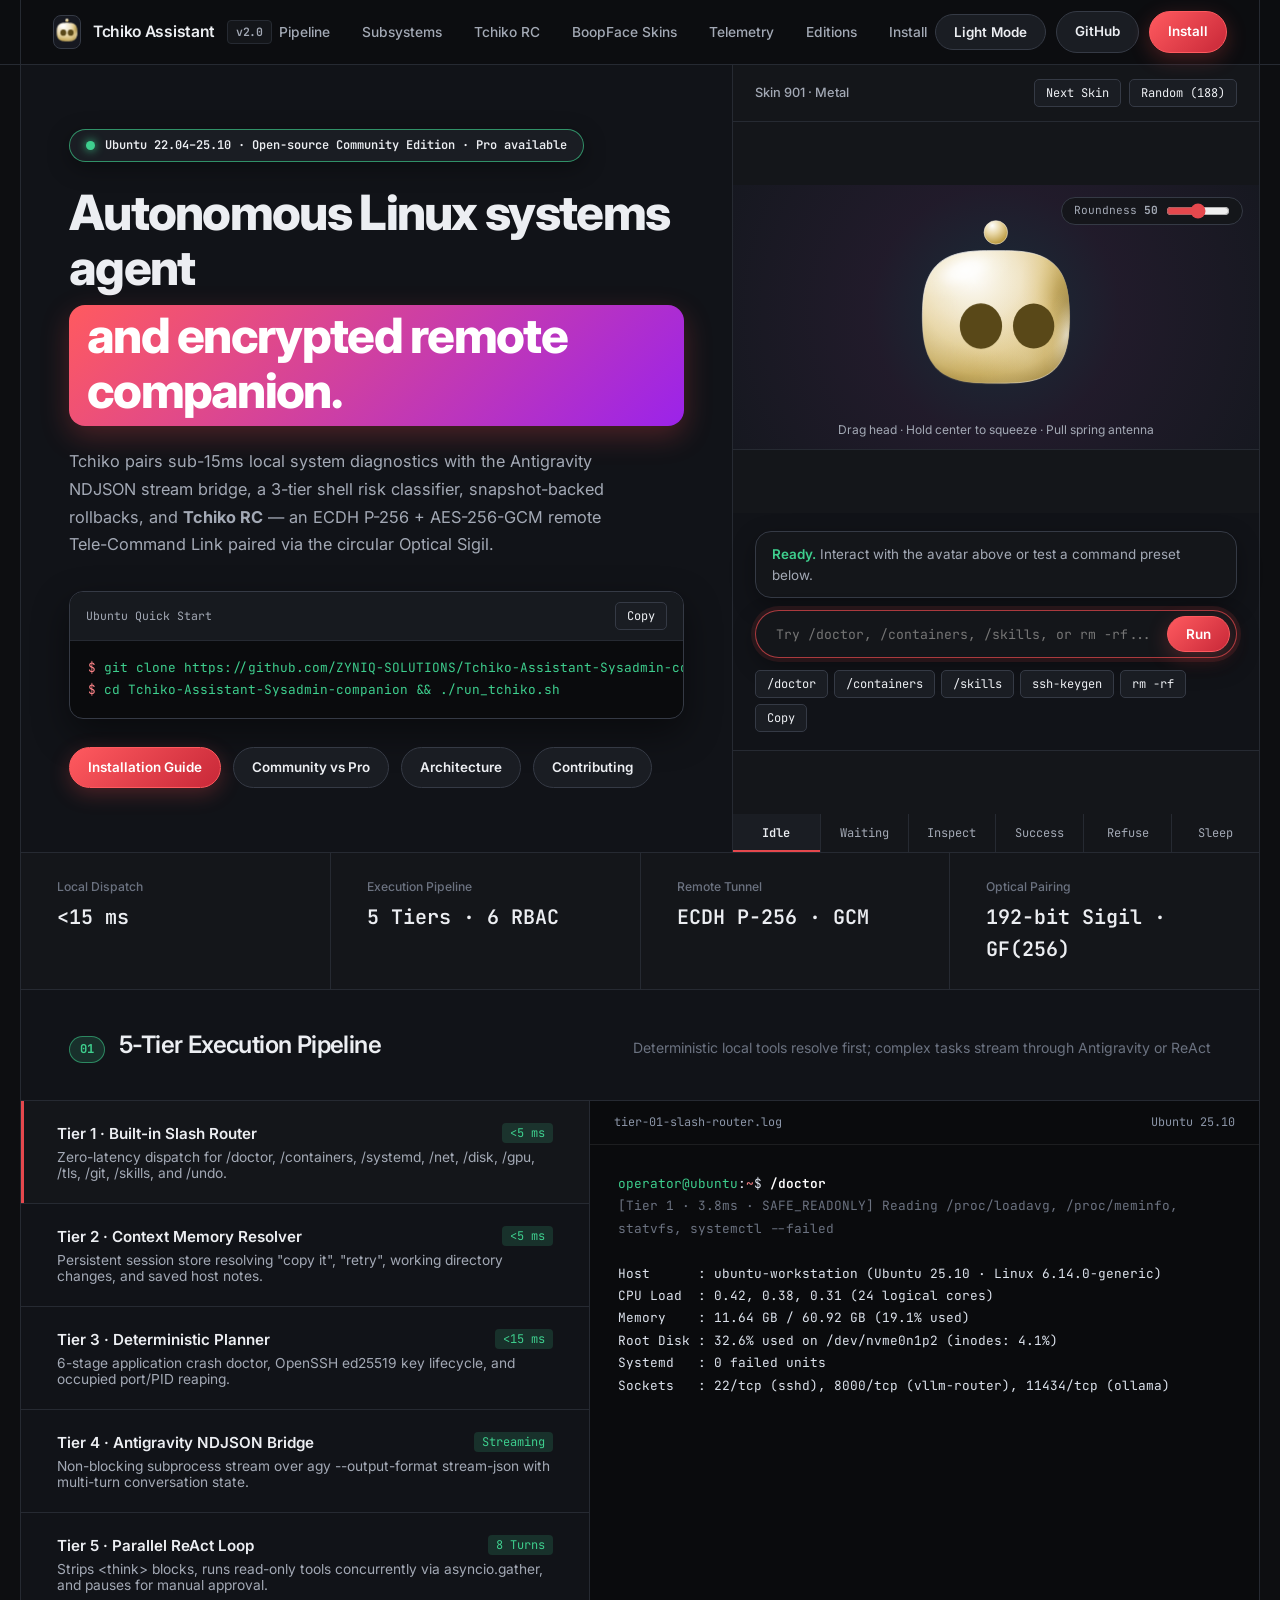
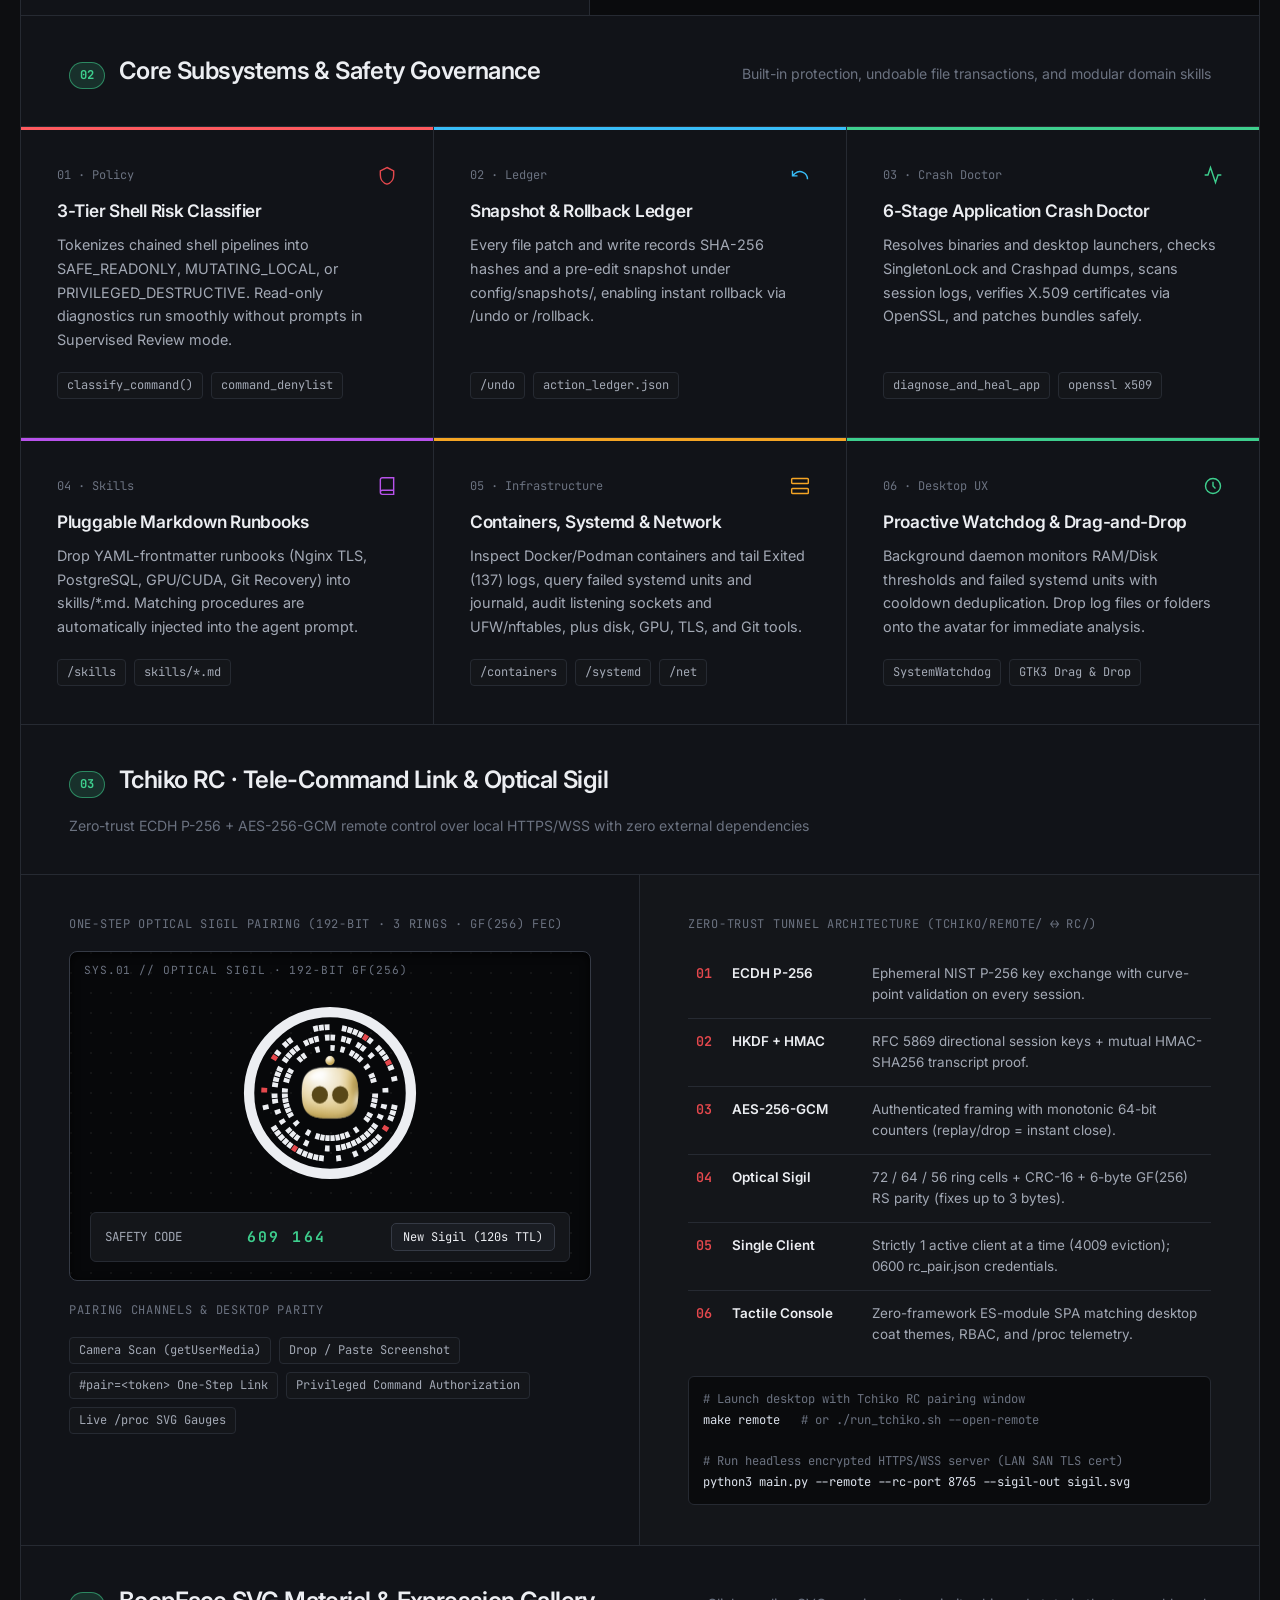
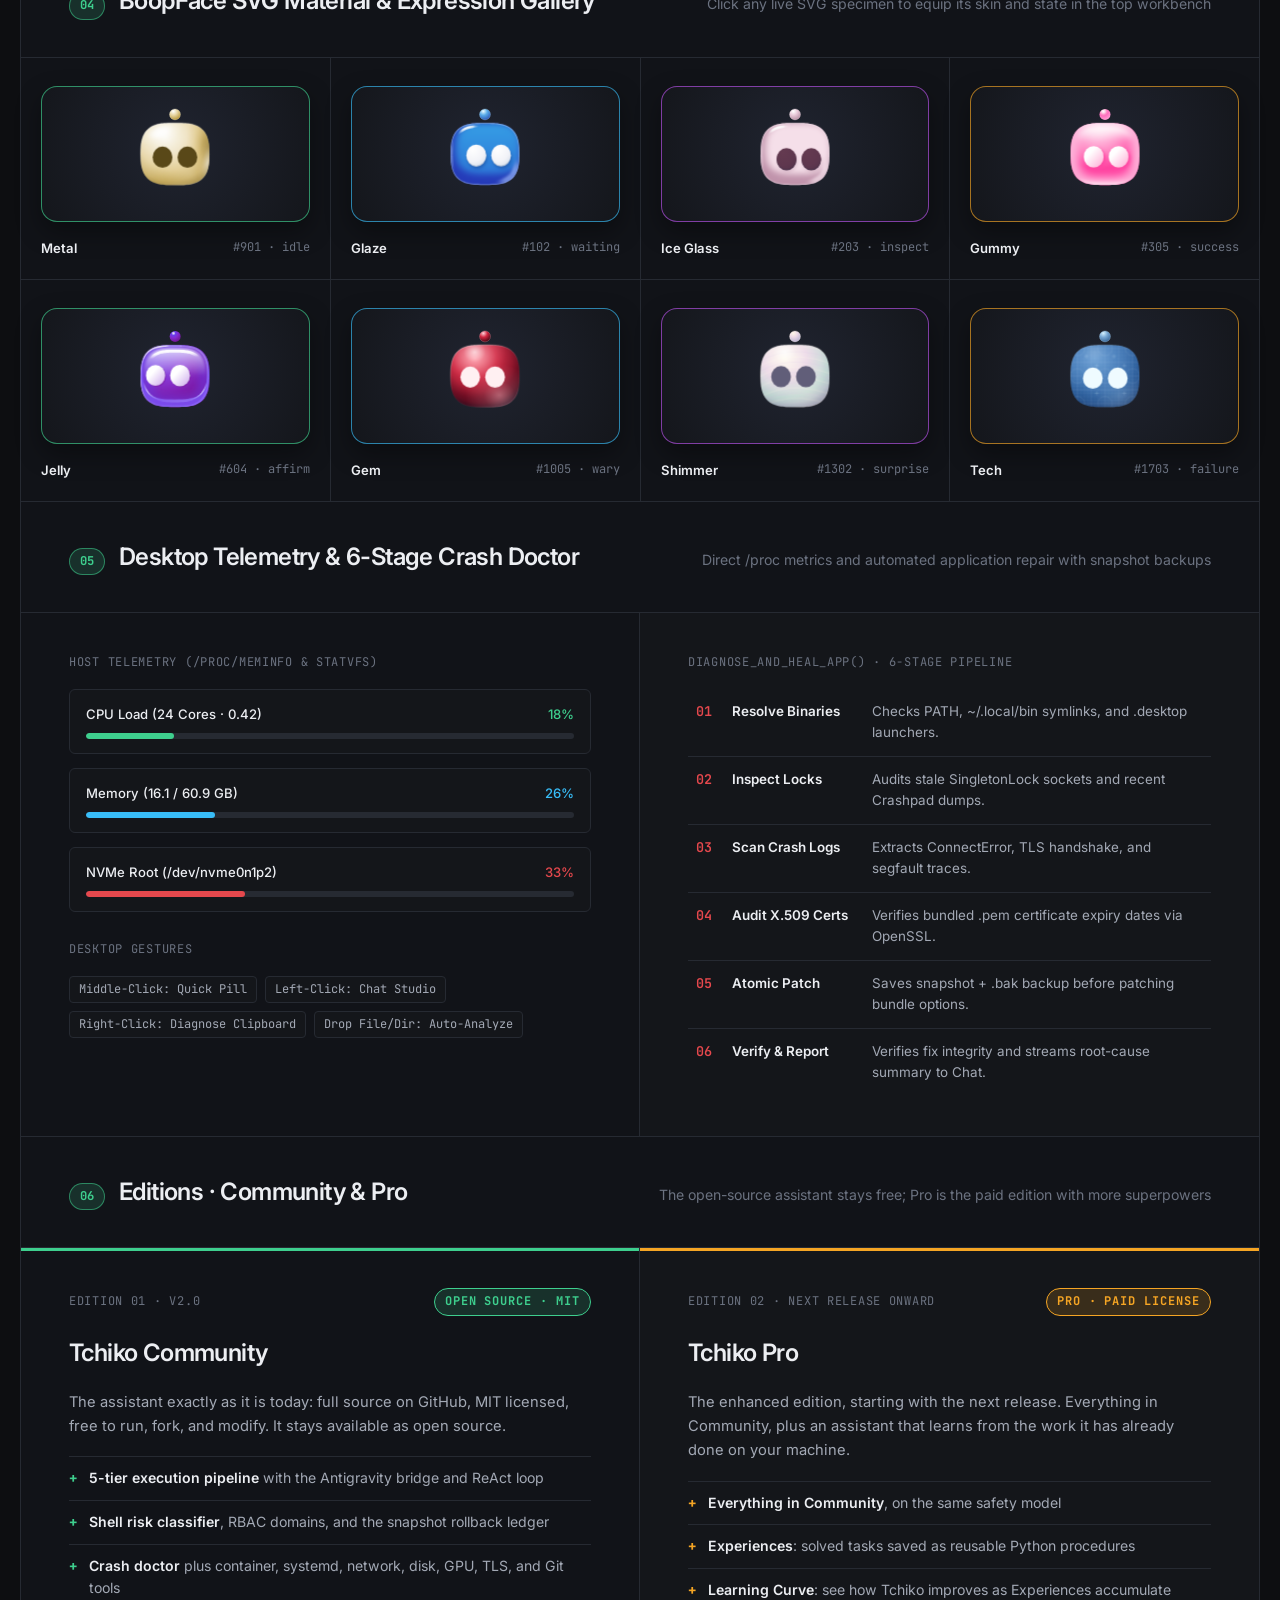
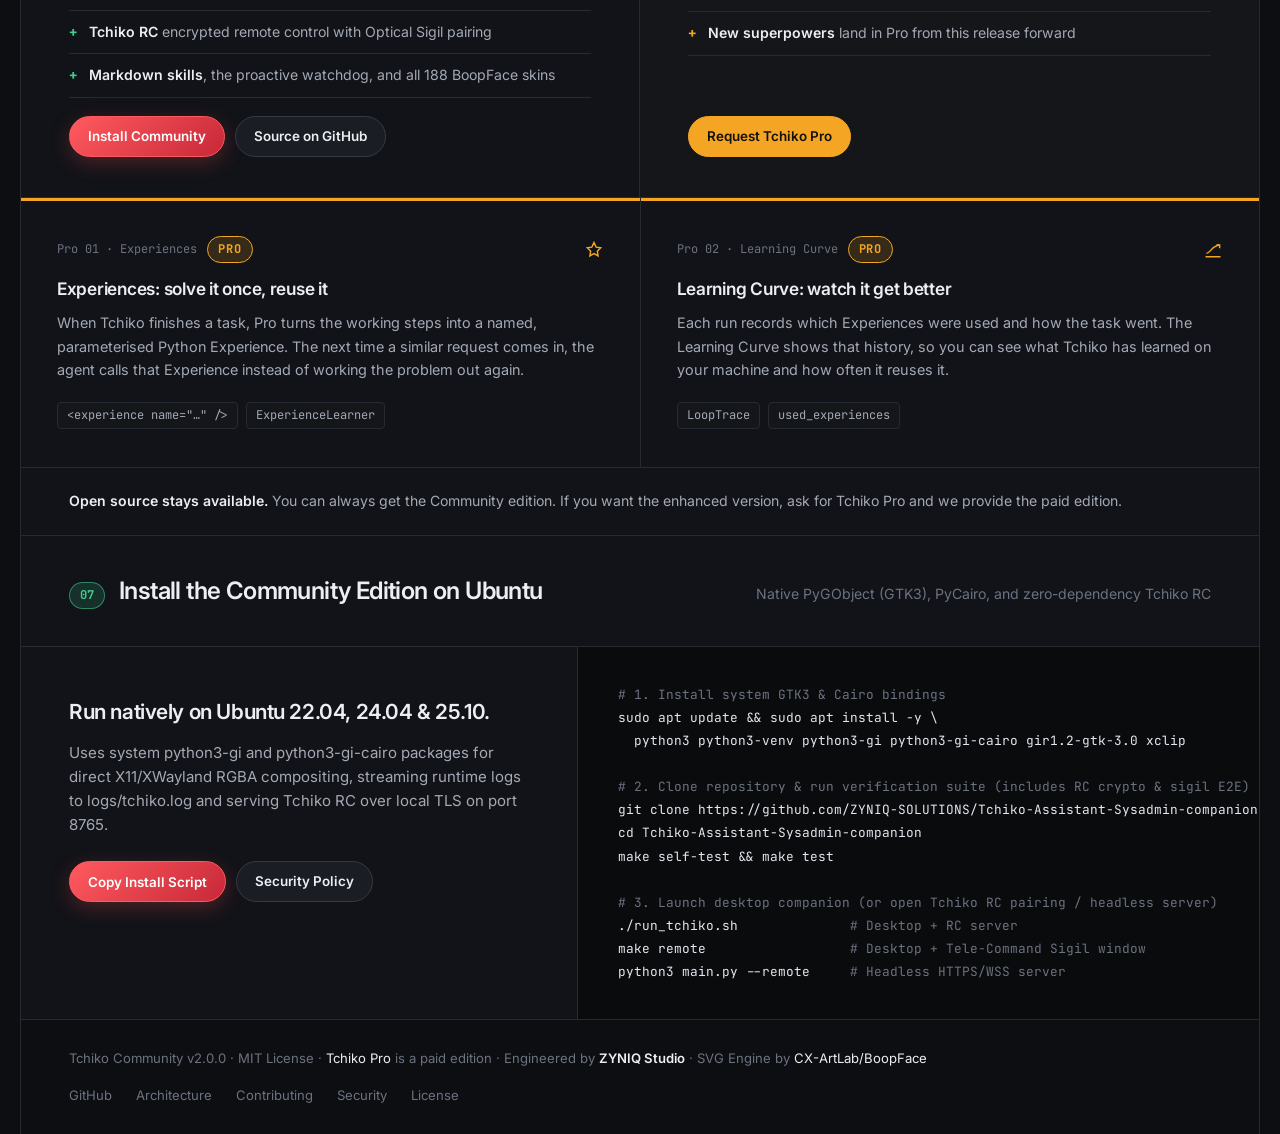
<file: landing/index.html>
<!DOCTYPE html>
<html lang="en">
<head>
  <meta charset="UTF-8" />
  <meta name="viewport" content="width=device-width, initial-scale=1.0" />
  <title>Tchiko Assistant — Autonomous Linux Systems Agent &amp; Desktop Companion</title>
  <meta name="description" content="Open-source Ubuntu systems engineering agent with a 5-tier execution engine, Tchiko RC encrypted remote control, and BoopFace SVG companion. Tchiko Pro adds learned Experiences and the Learning Curve." />
  <meta property="og:title" content="Tchiko Assistant — Linux Systems Agent &amp; Encrypted Remote Companion" />
  <meta property="og:description" content="5-Tier dispatch engine, AST shell risk classifier, snapshot rollback ledger, ECDH P-256 + AES-256-GCM Tchiko RC remote control, and 188-skin BoopFace SVG overlay." />
  <meta property="og:type" content="website" />
  <meta name="theme-color" content="#0d0e11" />
  <link rel="icon" type="image/svg+xml" href="assets/tchiko-logo.svg" />
  <link rel="preconnect" href="https://fonts.googleapis.com">
  <link rel="preconnect" href="https://fonts.gstatic.com" crossorigin>
  <link href="https://fonts.googleapis.com/css2?family=Inter:wght@400;500;600;700;800&family=JetBrains+Mono:wght@400;500;600;700&display=swap" rel="stylesheet">
  <style>
    /* 4K Promo Video & Poster Studio Palette (Obsidian Carbon + Emerald/Sky/Violet/Crimson Accents) */
    :root {
      --bg: #0d0e11;
      --shell-bg: #111318;
      --panel: #14161a;
      --panel-alt: #1a1d23;
      --panel-hover: #22262e;
      --stage-bg: #161820;
      --stage-text: #eceef2;
      --stage-muted: #a3a9b5;
      --code-bg: #0a0b0d;
      --line: #262a32;
      --line-strong: #353a45;
      --text: #eceef2;
      --text-dim: #a3a9b5;
      --text-muted: #6b7280;
      --crimson: #e5484d;
      --crimson-bright: #ff5a5f;
      --crimson-text: #ff8589;
      --crimson-soft: rgba(229, 72, 77, 0.16);
      --green: #3ecf8e;
      --green-soft: rgba(62, 207, 142, 0.16);
      --blue: #38bdf8;
      --blue-soft: rgba(56, 189, 248, 0.16);
      --violet: #b852eb;
      --violet-soft: rgba(184, 82, 235, 0.16);
      --amber: #f5a524;
      --amber-soft: rgba(245, 165, 36, 0.16);
      --sans: 'Ubuntu Sans', 'Inter', -apple-system, BlinkMacSystemFont, 'Segoe UI', sans-serif;
      --mono: 'Ubuntu Sans Mono', 'JetBrains Mono', ui-monospace, SFMono-Regular, Menlo, monospace;
    }

    html[data-theme="light"] {
      --bg: #eef0f5;
      --shell-bg: #f8f9fc;
      --panel: #ffffff;
      --panel-alt: #f1f3f8;
      --panel-hover: #e7ebf3;
      --stage-bg: #e9edf5;
      --stage-text: #12151e;
      --stage-muted: #555e70;
      --code-bg: #101217;
      --line: #dce1ec;
      --line-strong: #c5ccdc;
      --text: #0f1219;
      --text-dim: #464f62;
      --text-muted: #6b7488;
      --crimson: #e5484d;
      --crimson-bright: #ff5a5f;
      --crimson-text: #d9383e;
      --crimson-soft: rgba(229, 72, 77, 0.12);
      --green: #10b981;
      --green-soft: rgba(16, 185, 129, 0.12);
      --blue: #0284c7;
      --blue-soft: rgba(2, 132, 199, 0.12);
      --violet: #9333ea;
      --violet-soft: rgba(147, 51, 234, 0.12);
      --amber: #d97706;
      --amber-soft: rgba(217, 119, 6, 0.12);
    }

    *, *::before, *::after {
      box-sizing: border-box;
      margin: 0;
      padding: 0;
    }

    html {
      scroll-behavior: smooth;
      background: var(--bg);
      color: var(--text);
      font-family: var(--sans);
      font-size: 16px;
      -webkit-font-smoothing: antialiased;
      -moz-osx-font-smoothing: grayscale;
    }

    body {
      background: var(--bg);
      color: var(--text);
      line-height: 1.6;
      overflow-x: hidden;
      transition: background 0.2s ease, color 0.2s ease;
    }

    a {
      color: inherit;
      text-decoration: none;
    }

    code, pre, .mono {
      font-family: var(--mono);
      font-variant-numeric: tabular-nums;
    }

    /* ── ARCHITECTURAL SHELL ────────────────────────────────────────────── */
    .shell {
      max-width: 1240px;
      margin: 0 auto;
      border-left: 1px solid var(--line);
      border-right: 1px solid var(--line);
      background: var(--shell-bg);
    }

    /* ── TOPBAR ─────────────────────────────────────────────────────────── */
    .topbar {
      position: sticky;
      top: 0;
      z-index: 100;
      background: rgba(13, 14, 17, 0.88);
      backdrop-filter: blur(14px);
      -webkit-backdrop-filter: blur(14px);
      border-bottom: 1px solid var(--line);
    }

    html[data-theme="light"] .topbar {
      background: rgba(248, 249, 252, 0.90);
    }

    .topbar-inner {
      max-width: 1240px;
      margin: 0 auto;
      padding: 0 16px;
      display: flex;
      align-items: center;
      justify-content: space-between;
      border-left: 1px solid var(--line);
      border-right: 1px solid var(--line);
      min-height: 52px;
      flex-wrap: wrap;
      gap: 0 8px;
    }

    .brand {
      display: flex;
      align-items: center;
      gap: 8px;
      font-weight: 600;
      font-size: 0.98rem;
      letter-spacing: -0.02em;
      min-width: 0;
      min-height: 52px;
      white-space: nowrap;
    }

    .brand-boop {
      width: 34px;
      height: 34px;
      display: flex;
      align-items: center;
      justify-content: center;
      border: 1px solid var(--line-strong);
      border-radius: 8px;
      background: var(--stage-bg);
    }

    .version-chip {
      font-family: var(--mono);
      font-size: 0.72rem;
      color: var(--text-dim);
      border: 1px solid var(--line);
      background: var(--panel);
      padding: 2px 8px;
      border-radius: 4px;
      display: none;
    }

    .nav-links {
      display: flex;
      align-items: center;
      gap: 22px;
      font-size: 0.86rem;
      font-weight: 500;
      color: var(--text-dim);
      order: 3;
      flex: 0 0 calc(100% + 32px);
      margin: 0 -16px;
      padding: 0 16px;
      overflow-x: auto;
      white-space: nowrap;
      border-top: 1px solid var(--line);
      scrollbar-width: none;
      -webkit-overflow-scrolling: touch;
    }

    .nav-links::-webkit-scrollbar {
      display: none;
    }

    .nav-links a {
      display: inline-flex;
      align-items: center;
      flex-shrink: 0;
      min-height: 42px;
    }

    .nav-links a:hover {
      color: var(--text);
    }

    .nav-cta {
      display: flex;
      align-items: center;
      gap: 8px;
      flex-shrink: 0;
    }

    .nav-cta .btn {
      padding: 0 14px;
    }

    .nav-cta .nav-github,
    .wide-only {
      display: none;
    }

    #theme-btn {
      gap: 0.3em;
    }

    .btn {
      display: inline-flex;
      align-items: center;
      justify-content: center;
      gap: 8px;
      padding: 0 18px;
      border-radius: 999px;
      font-size: 0.84rem;
      font-weight: 600;
      cursor: pointer;
      border: 1px solid var(--line-strong);
      background: var(--panel-alt);
      color: var(--text);
      transition: all 0.16s ease;
      min-height: 44px;
      font-family: inherit;
    }

    .btn:hover {
      background: var(--panel-hover);
      border-color: var(--blue);
    }

    .btn-accent {
      background: linear-gradient(135deg, var(--crimson-bright) 0%, #c82838 100%);
      border-color: var(--crimson-bright);
      color: #ffffff;
      box-shadow: 0 6px 20px rgba(229, 72, 77, 0.28);
    }

    .btn-accent:hover {
      background: linear-gradient(135deg, #ff6b70 0%, var(--crimson) 100%);
      border-color: #ff6b70;
      transform: translateY(-1px);
    }

    /* ── HERO SECTION ───────────────────────────────────────────────────── */
    .hero-frame {
      border-bottom: 1px solid var(--line);
    }

    .hero-split {
      display: grid;
      grid-template-columns: minmax(0, 1fr);
      border-bottom: 1px solid var(--line);
    }

    .hero-left {
      min-width: 0;
      padding: 36px 20px;
      display: flex;
      flex-direction: column;
      justify-content: center;
      border-bottom: 1px solid var(--line);
    }

    .eyebrow-badge {
      display: inline-flex;
      align-items: center;
      align-self: flex-start;
      gap: 10px;
      font-family: var(--mono);
      font-size: 0.75rem;
      font-weight: 600;
      color: var(--text);
      background: var(--panel-alt);
      border: 1px solid rgba(62, 207, 142, 0.65);
      padding: 8px 14px;
      border-radius: 14px;
      box-shadow: 0 6px 22px rgba(0, 0, 0, 0.35);
      margin-bottom: 24px;
    }

    .status-dot {
      width: 9px;
      height: 9px;
      border-radius: 50%;
      background: var(--green);
      box-shadow: 0 0 10px var(--green);
      display: inline-block;
      flex-shrink: 0;
    }

    .hero-left h1 {
      font-size: clamp(2rem, 9vw, 2.75rem);
      font-weight: 800;
      line-height: 1.12;
      letter-spacing: -0.035em;
      margin-bottom: 22px;
      color: var(--text);
    }

    .hero-left h1 span {
      display: inline-block;
      margin-top: 10px;
      padding: 4px 14px 8px;
      border-radius: 16px;
      background: linear-gradient(135deg, var(--crimson-bright) 0%, #9b23ea 100%);
      color: #ffffff;
      font-weight: 800;
      box-shadow: 0 10px 28px rgba(229, 72, 77, 0.28);
    }

    .hero-lead {
      font-size: 1rem;
      color: var(--text-dim);
      max-width: 540px;
      line-height: 1.7;
      margin-bottom: 32px;
    }

    .hero-cli-card {
      background: var(--code-bg);
      border: 1.5px solid var(--line-strong);
      border-radius: 14px;
      box-shadow: 0 14px 36px rgba(0, 0, 0, 0.45);
      margin-bottom: 28px;
      overflow: hidden;
    }

    .hero-cli-head {
      display: flex;
      align-items: center;
      justify-content: space-between;
      padding: 10px 16px;
      background: rgba(26, 29, 35, 0.85);
      border-bottom: 1px solid var(--line);
      font-family: var(--mono);
      font-size: 0.72rem;
      color: var(--text-dim);
    }

    .hero-cli-body {
      padding: 16px 18px;
      font-family: var(--mono);
      font-size: 0.78rem;
      line-height: 1.75;
      color: var(--green);
      overflow-x: auto;
      white-space: pre-wrap;
      overflow-wrap: anywhere;
    }

    .hero-cli-body .prompt-sign {
      color: var(--crimson-text);
      margin-right: 8px;
      user-select: none;
    }

    .hero-actions {
      display: flex;
      flex-wrap: wrap;
      gap: 12px;
    }

    .hero-actions .btn {
      flex: 1 1 auto;
    }

    .hero-actions .btn-accent {
      flex-basis: 100%;
    }

    /* Clean 4-cell metrics strip */
    .metrics-strip {
      display: grid;
      grid-template-columns: repeat(2, minmax(0, 1fr));
      background: var(--line);
      gap: 1px;
    }

    .metric-cell {
      padding: 16px 20px;
      display: flex;
      flex-direction: column;
      gap: 4px;
      background: var(--panel);
    }

    .metric-cell small {
      font-size: 0.76rem;
      color: var(--text-muted);
      font-weight: 500;
    }

    .metric-cell strong {
      font-family: var(--mono);
      font-size: 1rem;
      font-weight: 600;
      color: var(--text);
    }

    /* ── RIGHT WORKBENCH: BRIGHT STUDIO BOOPFACE STAGE ──────────────────── */
    .hero-right {
      min-width: 0;
      background: var(--panel);
      display: flex;
      flex-direction: column;
      justify-content: space-between;
    }

    .inst-header {
      display: flex;
      align-items: center;
      justify-content: space-between;
      padding: 10px 20px;
      border-bottom: 1px solid var(--line);
      font-size: 0.8rem;
      font-weight: 500;
      color: var(--text-dim);
      gap: 10px;
      flex-wrap: wrap;
    }

    .inst-controls-top {
      display: flex;
      gap: 8px;
    }

    .inst-btn {
      font-family: var(--mono);
      font-size: 0.75rem;
      padding: 0 12px;
      background: var(--panel-alt);
      border: 1px solid var(--line-strong);
      color: var(--text);
      cursor: pointer;
      border-radius: 5px;
      transition: all 0.15s ease;
      min-height: 40px;
      display: inline-flex;
      align-items: center;
      justify-content: center;
    }

    .inst-btn:hover {
      border-color: var(--crimson);
      background: var(--panel-hover);
    }

    /* Studio dark stage with subtle radial glow matching the 4K promo videos */
    .boop-viewport {
      position: relative;
      height: 265px;
      display: flex;
      flex-direction: column;
      align-items: center;
      justify-content: center;
      border-bottom: 1px solid var(--line);
      background:
        radial-gradient(circle at 50% 48%, rgba(56, 189, 248, 0.14) 0%, rgba(184, 82, 235, 0.08) 42%, var(--stage-bg) 100%);
      color: var(--stage-text);
    }

    .viewport-roundness {
      position: absolute;
      top: 12px;
      right: 16px;
      display: flex;
      align-items: center;
      gap: 8px;
      font-family: var(--mono);
      font-size: 0.7rem;
      color: var(--text-dim);
      background: rgba(20, 22, 26, 0.88);
      padding: 4px 12px;
      border-radius: 999px;
      border: 1px solid var(--line-strong);
    }

    html[data-theme="light"] .viewport-roundness {
      background: rgba(255, 255, 255, 0.88);
    }

    .viewport-roundness input[type="range"] {
      width: 84px;
      accent-color: var(--crimson);
      cursor: pointer;
      height: 28px;
    }

    .viewport-caption {
      position: absolute;
      bottom: 10px;
      font-size: 0.75rem;
      color: var(--stage-muted);
      padding: 0 12px;
      text-align: center;
    }

    .workbench-console {
      padding: 16px 20px;
      border-bottom: 1px solid var(--line);
      background: var(--shell-bg);
      display: flex;
      flex-direction: column;
      gap: 12px;
    }

    .telemetry-readout {
      font-size: 0.84rem;
      line-height: 1.55;
      color: var(--text-dim);
      min-height: 54px;
      background: var(--panel);
      border: 1.5px solid var(--line-strong);
      border-radius: 16px;
      padding: 12px 16px;
      box-shadow: 0 8px 24px rgba(0, 0, 0, 0.32);
    }

    .telemetry-readout b {
      color: var(--green);
      font-weight: 600;
    }

    .telemetry-readout code {
      font-size: 0.76rem;
      color: var(--blue);
      background: var(--blue-soft);
      padding: 2px 7px;
      border-radius: 6px;
    }

    .prompt-bus {
      display: flex;
      gap: 8px;
      background: var(--panel);
      border: 1.5px solid rgba(229, 72, 77, 0.72);
      border-radius: 999px;
      padding: 5px 6px 5px 16px;
      box-shadow: 0 0 0 4px rgba(229, 72, 77, 0.12), 0 8px 22px rgba(0, 0, 0, 0.35);
    }

    .prompt-bus input {
      flex: 1;
      min-width: 0;
      background: transparent;
      border: none;
      padding: 6px 4px;
      color: var(--text);
      font-family: var(--mono);
      font-size: 1rem;
      outline: none;
      min-height: 36px;
    }

    .prompt-bus input:focus {
      color: #ffffff;
    }

    .readout-presets {
      display: flex;
      flex-wrap: wrap;
      gap: 8px;
    }

    /* Clean 6-button state bar */
    .state-matrix {
      display: grid;
      grid-template-columns: repeat(3, 1fr);
      background: var(--line);
      gap: 1px;
    }

    .emo-chip {
      font-family: var(--mono);
      font-size: 0.75rem;
      padding: 11px 6px;
      text-align: center;
      background: var(--panel);
      border: none;
      color: var(--text-dim);
      cursor: pointer;
      transition: background 0.15s ease, color 0.15s ease;
      min-height: 44px;
    }

    .emo-chip:hover {
      color: var(--text);
      background: var(--panel-hover);
    }

    .emo-chip.active {
      background: var(--panel-alt);
      color: var(--text);
      font-weight: 600;
      box-shadow: inset 0 -2px 0 var(--crimson);
    }

    /* ── SECTION HEADERS ────────────────────────────────────────────────── */
    .sec-bar {
      display: flex;
      align-items: baseline;
      justify-content: space-between;
      flex-wrap: wrap;
      gap: 10px 16px;
      padding: 28px 20px;
      border-bottom: 1px solid var(--line);
      background: var(--shell-bg);
      scroll-margin-top: 96px;
    }

    .sec-bar-left {
      display: flex;
      align-items: baseline;
      gap: 12px;
      min-width: 0;
    }

    .sec-index {
      font-family: var(--mono);
      font-size: 0.76rem;
      color: var(--green);
      background: var(--green-soft);
      border: 1px solid rgba(62, 207, 142, 0.55);
      padding: 3px 10px;
      border-radius: 999px;
      font-weight: 700;
      flex-shrink: 0;
    }

    .sec-bar h2 {
      font-size: 1.25rem;
      font-weight: 600;
      letter-spacing: -0.025em;
      line-height: 1.3;
    }

    .sec-bar p {
      font-size: 0.88rem;
      color: var(--text-muted);
    }

    /* ── SECTION 01: 5-TIER PIPELINE & REPL ─────────────────────────────── */
    .pipeline-grid {
      display: grid;
      grid-template-columns: minmax(0, 1fr);
      border-bottom: 1px solid var(--line);
    }

    .tier-selector {
      display: flex;
      flex-direction: column;
      border-bottom: 1px solid var(--line);
      min-width: 0;
    }

    .tier-row {
      text-align: left;
      background: transparent;
      border: none;
      border-bottom: 1px solid var(--line);
      padding: 18px 20px;
      cursor: pointer;
      color: var(--text);
      transition: background 0.15s ease;
      font-family: inherit;
    }

    .tier-row:last-child {
      border-bottom: none;
    }

    .tier-row:hover {
      background: var(--panel);
    }

    .tier-row.active {
      background: var(--panel);
      box-shadow: inset 3px 0 0 var(--crimson);
    }

    .tier-row-head {
      display: flex;
      align-items: center;
      justify-content: space-between;
      margin-bottom: 6px;
      gap: 12px;
    }

    .tier-row-head strong {
      font-size: 0.95rem;
      font-weight: 600;
    }

    .latency-tag {
      font-family: var(--mono);
      font-size: 0.75rem;
      color: var(--green);
      background: var(--green-soft);
      padding: 2px 8px;
      border-radius: 4px;
      white-space: nowrap;
      flex-shrink: 0;
    }

    .tier-row p {
      font-size: 0.86rem;
      color: var(--text-dim);
    }

    .repl-pane {
      background: var(--code-bg);
      display: flex;
      flex-direction: column;
      min-width: 0;
    }

    .repl-header {
      display: flex;
      align-items: center;
      justify-content: space-between;
      padding: 12px 20px;
      border-bottom: 1px solid rgba(255, 255, 255, 0.08);
      font-family: var(--mono);
      font-size: 0.74rem;
      color: #8b95a7;
      gap: 12px;
    }

    .repl-body {
      padding: 20px;
      font-family: var(--mono);
      font-size: 0.78rem;
      line-height: 1.75;
      color: #dce2ec;
      white-space: pre-wrap;
      overflow-x: auto;
      flex: 1;
      overflow-wrap: anywhere;
    }

    .t-prompt { color: var(--green); }
    .t-cmd { color: #ffffff; font-weight: 600; }
    .t-accent { color: var(--crimson-text); }
    .t-muted { color: var(--text-muted); }

    /* ── SECTION 02: ARCHITECTURAL SUBSYSTEMS GRID ──────────────────────── */
    .spec-grid {
      display: grid;
      grid-template-columns: minmax(0, 1fr);
      border-bottom: 1px solid var(--line);
      gap: 1px;
      background: var(--line);
    }

    .spec-cell {
      padding: 28px 20px;
      background: var(--shell-bg);
      display: flex;
      flex-direction: column;
      justify-content: space-between;
      gap: 20px;
      transition: background 0.18s ease, box-shadow 0.18s ease;
      min-width: 0;
    }

    .spec-cell:hover {
      background: var(--panel);
    }

    .spec-cell:nth-child(1) { box-shadow: inset 0 3px 0 var(--crimson-bright); }
    .spec-cell:nth-child(2) { box-shadow: inset 0 3px 0 var(--blue); }
    .spec-cell:nth-child(3) { box-shadow: inset 0 3px 0 var(--green); }
    .spec-cell:nth-child(4) { box-shadow: inset 0 3px 0 var(--violet); }
    .spec-cell:nth-child(5) { box-shadow: inset 0 3px 0 var(--amber); }
    .spec-cell:nth-child(6) { box-shadow: inset 0 3px 0 var(--green); }

    .spec-cell:nth-child(2) .spec-cell-top svg { stroke: var(--blue); }
    .spec-cell:nth-child(3) .spec-cell-top svg { stroke: var(--green); }
    .spec-cell:nth-child(4) .spec-cell-top svg { stroke: var(--violet); }
    .spec-cell:nth-child(5) .spec-cell-top svg { stroke: var(--amber); }
    .spec-cell:nth-child(6) .spec-cell-top svg { stroke: var(--green); }

    .spec-cell-top {
      display: flex;
      align-items: center;
      justify-content: space-between;
      font-family: var(--mono);
      font-size: 0.75rem;
      color: var(--text-muted);
      gap: 12px;
    }

    .spec-cell-top svg {
      width: 20px;
      height: 20px;
      stroke: var(--crimson);
      fill: none;
      stroke-width: 1.7;
      flex-shrink: 0;
    }

    .spec-cell h3 {
      font-size: 1.08rem;
      font-weight: 600;
      letter-spacing: -0.015em;
      margin: 12px 0 8px;
      color: var(--text);
    }

    .spec-cell p {
      font-size: 0.9rem;
      color: var(--text-dim);
      line-height: 1.65;
    }

    .spec-meta {
      display: flex;
      flex-wrap: wrap;
      gap: 8px;
    }

    .code-tag {
      font-family: var(--mono);
      font-size: 0.75rem;
      padding: 3px 9px;
      background: var(--panel);
      border: 1px solid var(--line);
      color: var(--text-dim);
      border-radius: 4px;
      overflow-wrap: anywhere;
    }

    /* ── SECTION 03: BOOPFACE SPECIMEN MATRIX ───────────────────────────── */
    .specimen-grid {
      display: grid;
      grid-template-columns: repeat(2, minmax(0, 1fr));
      border-bottom: 1px solid var(--line);
      gap: 1px;
      background: var(--line);
    }

    .specimen-cell {
      padding: 20px 14px 16px;
      display: flex;
      flex-direction: column;
      align-items: center;
      gap: 12px;
      cursor: pointer;
      background: var(--shell-bg);
      transition: background 0.15s ease;
    }

    .specimen-cell:hover {
      background: var(--panel);
    }

    .specimen-stage {
      width: 100%;
      height: 112px;
      border-radius: 16px;
      background: radial-gradient(circle at 50% 45%, #202430 0%, #14161b 100%);
      border: 1.5px solid var(--line-strong);
      box-shadow: 0 10px 24px rgba(0, 0, 0, 0.35);
      display: flex;
      align-items: center;
      justify-content: center;
      transition: border-color 0.16s ease, transform 0.16s ease;
    }

    html[data-theme="light"] .specimen-stage {
      background: radial-gradient(circle at 50% 45%, #ffffff 0%, var(--stage-bg) 100%);
      box-shadow: 0 6px 16px rgba(0, 0, 0, 0.08);
    }

    .specimen-cell:nth-child(4n+1) .specimen-stage { border-color: rgba(62, 207, 142, 0.65); }
    .specimen-cell:nth-child(4n+2) .specimen-stage { border-color: rgba(56, 189, 248, 0.65); }
    .specimen-cell:nth-child(4n+3) .specimen-stage { border-color: rgba(184, 82, 235, 0.65); }
    .specimen-cell:nth-child(4n+4) .specimen-stage { border-color: rgba(245, 165, 36, 0.65); }

    .specimen-cell:hover .specimen-stage {
      transform: translateY(-2px);
    }

    .specimen-meta {
      width: 100%;
      display: flex;
      justify-content: space-between;
      align-items: flex-start;
      font-size: 0.82rem;
      color: var(--text-muted);
      flex-direction: column;
      gap: 2px;
    }

    .specimen-meta strong {
      color: var(--text);
      font-weight: 600;
    }

    .specimen-meta span {
      font-family: var(--mono);
      font-size: 0.75rem;
    }

    /* ── SECTION 04: GTK3 STUDIO & 6-STAGE CRASH DOCTOR ─────────────────── */
    .studio-split {
      display: grid;
      grid-template-columns: minmax(0, 1fr);
      border-bottom: 1px solid var(--line);
    }

    .studio-pane {
      padding: 32px 20px;
      border-bottom: 1px solid var(--line);
      min-width: 0;
    }

    .studio-pane:last-child {
      background: var(--panel);
      border-bottom: none;
    }

    .pane-label {
      font-family: var(--mono);
      font-size: 0.75rem;
      text-transform: uppercase;
      letter-spacing: 0.06em;
      color: var(--text-muted);
      margin-bottom: 18px;
      display: block;
      line-height: 1.5;
    }

    .telemetry-bars {
      display: flex;
      flex-direction: column;
      gap: 14px;
      margin-bottom: 28px;
    }

    .t-bar-row {
      background: var(--panel);
      border: 1px solid var(--line);
      padding: 14px 16px;
      border-radius: 6px;
    }

    .t-bar-head {
      display: flex;
      justify-content: space-between;
      font-size: 0.82rem;
      font-weight: 500;
      margin-bottom: 8px;
      gap: 12px;
    }

    .t-bar-track {
      height: 6px;
      border-radius: 3px;
      background: var(--line);
      overflow: hidden;
    }

    .t-bar-fill {
      height: 100%;
      border-radius: 3px;
    }

    .doctor-table {
      width: 100%;
      border-collapse: collapse;
      font-size: 0.84rem;
      display: block;
    }

    .doctor-table tbody {
      display: block;
    }

    .doctor-table tr {
      border-bottom: 1px solid var(--line);
      display: grid;
      grid-template-columns: 32px minmax(0, 1fr);
      gap: 2px 0;
      padding: 12px 0;
    }

    .doctor-table tr:last-child {
      border-bottom: none;
    }

    .doctor-table td {
      padding: 0;
      vertical-align: top;
      display: block;
    }

    .doctor-table td:first-child {
      font-family: var(--mono);
      color: var(--crimson);
      font-weight: 600;
    }

    .doctor-table td:nth-child(2) {
      color: var(--text);
      font-weight: 600;
    }

    .doctor-table td:nth-child(3) {
      color: var(--text-dim);
      grid-column: 2;
    }

    /* ── TCHIKO RC & OPTICAL SIGIL SHOWCASE ─────────────────────────────── */
    .rc-sigil-bay {
      position: relative;
      background:
        radial-gradient(circle at 1px 1px, rgba(255, 255, 255, 0.05) 1px, transparent 0),
        #07080a;
      background-size: 20px 20px, 100% 100%;
      border: 1px solid var(--line-strong);
      border-radius: 8px;
      padding: 34px 14px 14px;
      display: flex;
      flex-direction: column;
      align-items: center;
      gap: 14px;
      margin-bottom: 20px;
      box-shadow: inset 0 2px 10px rgba(0, 0, 0, 0.75);
    }

    .rc-sigil-bay::before {
      content: "SYS.01 // OPTICAL SIGIL · 192-BIT GF(256)";
      position: absolute;
      top: 10px;
      left: 14px;
      font-family: var(--mono);
      font-size: 0.7rem;
      color: var(--text-muted);
      letter-spacing: 0.08em;
      right: 14px;
      white-space: nowrap;
      overflow: hidden;
      text-overflow: ellipsis;
    }

    .rc-sigil-ring-wrap {
      position: relative;
      width: 210px;
      height: 210px;
      display: flex;
      align-items: center;
      justify-content: center;
      margin-top: 12px;
    }

    .rc-sigil-ring-wrap svg.sigil-svg {
      position: absolute;
      inset: 0;
      width: 210px;
      height: 210px;
    }

    .rc-safety-strip {
      width: 100%;
      display: flex;
      align-items: center;
      justify-content: space-between;
      gap: 8px 12px;
      padding: 10px 14px;
      background: var(--panel);
      border: 1px solid var(--line);
      border-radius: 6px;
      font-family: var(--mono);
      font-size: 0.78rem;
      flex-wrap: wrap;
    }

    .rc-safety-digits {
      color: var(--green);
      font-weight: 700;
      letter-spacing: 0.16em;
      font-size: 0.92rem;
    }

    .rc-cli-snippet {
      margin-top: 18px;
      padding: 12px 14px;
      background: var(--code-bg);
      border: 1px solid var(--line);
      border-radius: 6px;
      font-family: var(--mono);
      font-size: 0.76rem;
      line-height: 1.7;
      color: #dce2ec;
      overflow-x: auto;
    }

    /* ── SECTION 06: EDITIONS (COMMUNITY · PRO) ─────────────────────────── */
    .edition-grid {
      display: grid;
      grid-template-columns: minmax(0, 1fr);
      border-bottom: 1px solid var(--line);
    }

    .edition-cell {
      padding: 32px 20px;
      background: var(--shell-bg);
      display: flex;
      flex-direction: column;
      gap: 18px;
      box-shadow: inset 0 3px 0 var(--green);
      border-bottom: 1px solid var(--line);
      min-width: 0;
    }

    .edition-cell.is-pro {
      background: var(--panel);
      box-shadow: inset 0 3px 0 var(--amber);
      border-bottom: none;
    }

    .edition-top {
      display: flex;
      align-items: center;
      justify-content: space-between;
      gap: 8px 12px;
      font-family: var(--mono);
      font-size: 0.75rem;
      text-transform: uppercase;
      letter-spacing: 0.06em;
      color: var(--text-muted);
      flex-wrap: wrap;
    }

    .edition-tag {
      font-family: var(--mono);
      font-size: 0.75rem;
      font-weight: 700;
      letter-spacing: 0.08em;
      text-transform: uppercase;
      padding: 3px 10px;
      border-radius: 999px;
      color: var(--green);
      background: var(--green-soft);
      border: 1px solid var(--green);
      white-space: nowrap;
    }

    .edition-tag.is-pro {
      color: var(--amber);
      background: var(--amber-soft);
      border-color: var(--amber);
    }

    .edition-cell h3 {
      font-size: 1.35rem;
      font-weight: 600;
      letter-spacing: -0.025em;
    }

    .edition-cell > p {
      font-size: 0.92rem;
      color: var(--text-dim);
      line-height: 1.65;
    }

    .edition-list {
      list-style: none;
      display: flex;
      flex-direction: column;
      border-top: 1px solid var(--line);
      flex: 1;
    }

    .edition-list li {
      display: flex;
      gap: 12px;
      padding: 10px 0;
      border-bottom: 1px solid var(--line);
      font-size: 0.88rem;
      color: var(--text-dim);
    }

    .edition-list li::before {
      content: "+";
      font-family: var(--mono);
      font-weight: 700;
      color: var(--green);
    }

    .edition-cell.is-pro .edition-list li::before {
      color: var(--amber);
    }

    .edition-list li b {
      color: var(--text);
      font-weight: 600;
    }

    .edition-actions {
      display: flex;
      gap: 10px;
      flex-wrap: wrap;
    }

    .edition-actions .btn {
      flex: 1 1 auto;
    }

    .btn-pro {
      background: var(--amber);
      border-color: var(--amber);
      color: #14110a;
    }

    .btn-pro:hover {
      background: var(--amber);
      border-color: var(--text);
      transform: translateY(-1px);
    }

    .pro-grid {
      display: grid;
      grid-template-columns: minmax(0, 1fr);
      border-bottom: 1px solid var(--line);
      gap: 1px;
      background: var(--line);
    }

    .pro-grid .spec-cell {
      box-shadow: inset 0 3px 0 var(--amber);
    }

    .pro-grid .spec-cell .spec-cell-top svg {
      stroke: var(--amber);
    }

    .pro-grid .spec-cell-top span:first-child {
      display: inline-flex;
      align-items: center;
      gap: 10px;
    }

    .edition-pledge {
      padding: 20px;
      border-bottom: 1px solid var(--line);
      background: var(--shell-bg);
      font-size: 0.88rem;
      color: var(--text-dim);
    }

    .edition-pledge b {
      color: var(--text);
      font-weight: 600;
    }

    /* ── SECTION 07: BUILD & DEPLOYMENT ─────────────────────────────────── */
    .deploy-split {
      display: grid;
      grid-template-columns: minmax(0, 1fr);
      border-bottom: 1px solid var(--line);
    }

    .deploy-info {
      padding: 32px 20px;
      border-bottom: 1px solid var(--line);
      min-width: 0;
    }

    .deploy-info h3 {
      font-size: 1.3rem;
      font-weight: 600;
      letter-spacing: -0.02em;
      margin-bottom: 12px;
    }

    .deploy-info p {
      font-size: 0.94rem;
      color: var(--text-dim);
      margin-bottom: 24px;
    }

    .deploy-info .btn {
      flex: 1 1 auto;
    }

    .deploy-code {
      background: var(--code-bg);
      padding: 24px 20px;
      font-family: var(--mono);
      font-size: 0.76rem;
      line-height: 1.8;
      color: #e2e7f0;
      overflow-x: auto;
      min-width: 0;
    }

    /* ── FOOTER ─────────────────────────────────────────────────────────── */
    footer {
      max-width: 1240px;
      margin: 0 auto;
      padding: 24px 20px;
      border-left: 1px solid var(--line);
      border-right: 1px solid var(--line);
      display: flex;
      flex-wrap: wrap;
      align-items: flex-start;
      justify-content: space-between;
      gap: 8px;
      font-size: 0.82rem;
      color: var(--text-muted);
      flex-direction: column;
    }

    .footer-links {
      display: flex;
      flex-wrap: wrap;
      gap: 0 24px;
    }

    .footer-links a {
      display: inline-flex;
      align-items: center;
      min-height: 44px;
    }

    .footer-links a:hover {
      color: var(--text);
    }

    /* ── VERY NARROW PHONES (< 360px) ───────────────────────────────────── */
    @media (max-width: 359px) {
      .brand {
        font-size: 0.9rem;
      }
      .nav-cta .btn {
        padding: 0 11px;
      }
    }

    /* ── TABLET AND UP (≥ 641px) ────────────────────────────────────────── */
    @media (min-width: 641px) {
      .topbar-inner {
        padding: 0 24px;
      }
      .nav-links {
        flex-basis: calc(100% + 48px);
        margin: 0 -24px;
        padding: 0 24px;
      }
      .version-chip {
        display: inline-block;
      }
      .nav-cta .nav-github {
        display: inline-flex;
      }
      .wide-only {
        display: inline;
      }
      .hero-left {
        padding: 48px 32px;
      }
      .hero-actions .btn,
      .hero-actions .btn-accent,
      .edition-actions .btn,
      .deploy-info .btn {
        flex: 0 0 auto;
      }
      .metrics-strip {
        grid-template-columns: repeat(4, minmax(0, 1fr));
      }
      .metric-cell {
        padding: 20px 24px;
      }
      .inst-header,
      .workbench-console {
        padding-left: 32px;
        padding-right: 32px;
      }
      .state-matrix {
        grid-template-columns: repeat(6, 1fr);
      }
      .sec-bar {
        padding: 32px;
      }
      .sec-bar h2 {
        font-size: 1.4rem;
      }
      .tier-row {
        padding: 20px 32px;
      }
      .repl-header {
        padding: 12px 32px;
      }
      .repl-body {
        padding: 24px 32px;
        font-size: 0.8rem;
      }
      .spec-grid,
      .pro-grid,
      .edition-grid {
        grid-template-columns: repeat(2, minmax(0, 1fr));
      }
      .spec-cell {
        padding: 32px;
      }
      .specimen-grid {
        grid-template-columns: repeat(4, minmax(0, 1fr));
      }
      .specimen-meta {
        flex-direction: row;
        align-items: center;
        gap: 8px;
      }
      .studio-pane {
        padding: 36px 32px;
      }
      .doctor-table {
        display: table;
      }
      .doctor-table tbody {
        display: table-row-group;
      }
      .doctor-table tr {
        display: table-row;
      }
      .doctor-table td {
        display: table-cell;
        padding: 12px 8px;
      }
      .doctor-table td:first-child {
        width: 36px;
      }
      .doctor-table td:nth-child(2) {
        width: 140px;
      }
      .rc-sigil-bay {
        padding: 24px 20px 18px;
      }
      .edition-cell {
        padding: 36px 32px;
        border-right: 1px solid var(--line);
        border-bottom: none;
      }
      .edition-cell.is-pro {
        border-right: none;
      }
      .edition-cell h3 {
        font-size: 1.5rem;
      }
      .edition-pledge {
        padding: 22px 32px;
      }
      .deploy-info {
        padding: 40px 32px;
      }
      .deploy-code {
        padding: 32px;
        font-size: 0.8rem;
      }
      footer {
        padding: 28px 32px;
      }
    }

    /* ── DESKTOP (≥ 981px) ──────────────────────────────────────────────── */
    @media (min-width: 981px) {
      .topbar-inner {
        height: 64px;
        padding: 0 32px;
        flex-wrap: nowrap;
      }
      .brand {
        gap: 12px;
      }
      .nav-links {
        order: 0;
        flex: 0 1 auto;
        margin: 0;
        padding: 0;
        gap: 32px;
        overflow: visible;
        border-top: none;
      }
      .nav-links a {
        min-height: 0;
      }
      .nav-cta {
        gap: 10px;
      }
      .btn,
      .nav-cta .btn {
        padding: 9px 18px;
        min-height: 0;
      }
      .hero-split {
        grid-template-columns: 1.15fr 0.85fr;
      }
      .hero-left {
        padding: 64px 48px;
        border-right: 1px solid var(--line);
        border-bottom: none;
      }
      .eyebrow-badge {
        border-radius: 999px;
        padding: 6px 16px;
      }
      .hero-left h1 {
        font-size: clamp(2.35rem, 3.8vw, 3.45rem);
      }
      .hero-left h1 span {
        padding: 4px 18px 8px;
      }
      .hero-lead {
        font-size: 1.02rem;
      }
      .hero-cli-body {
        white-space: pre;
        overflow-wrap: normal;
        font-size: 0.8rem;
      }
      .metric-cell {
        padding: 24px 36px;
      }
      .metric-cell strong {
        font-size: 1.25rem;
      }
      .inst-header {
        padding: 14px 22px;
      }
      .inst-btn {
        padding: 5px 11px;
        min-height: 0;
      }
      .viewport-roundness input[type="range"] {
        width: 64px;
        height: auto;
      }
      .workbench-console {
        padding: 18px 22px;
      }
      .prompt-bus input {
        font-size: 0.82rem;
        min-height: 0;
      }
      .readout-presets {
        gap: 6px;
      }
      .emo-chip {
        min-height: 0;
      }
      .sec-bar {
        padding: 36px 48px;
        gap: 16px;
        scroll-margin-top: 64px;
      }
      .sec-bar-left {
        gap: 14px;
      }
      .sec-bar h2 {
        font-size: 1.5rem;
        line-height: inherit;
      }
      .pipeline-grid {
        grid-template-columns: 0.92fr 1.08fr;
      }
      .tier-selector {
        border-right: 1px solid var(--line);
        border-bottom: none;
      }
      .tier-row {
        padding: 22px 36px;
      }
      .repl-header {
        padding: 12px 24px;
      }
      .repl-body {
        padding: 28px;
      }
      .spec-grid {
        grid-template-columns: repeat(3, minmax(0, 1fr));
      }
      .spec-cell {
        padding: 38px 36px;
      }
      .specimen-cell {
        padding: 28px 20px 20px;
        gap: 16px;
      }
      .specimen-stage {
        height: 136px;
      }
      .studio-split {
        grid-template-columns: repeat(2, minmax(0, 1fr));
      }
      .studio-pane {
        padding: 40px 48px;
        border-right: 1px solid var(--line);
        border-bottom: none;
      }
      .studio-pane:last-child {
        border-right: none;
      }
      .edition-cell {
        padding: 40px 48px;
      }
      .edition-pledge {
        padding: 22px 48px;
      }
      .deploy-split {
        grid-template-columns: minmax(0, 0.9fr) minmax(0, 1.1fr);
      }
      .deploy-info {
        padding: 48px;
        border-right: 1px solid var(--line);
        border-bottom: none;
      }
      .deploy-code {
        padding: 36px 40px;
      }
      footer {
        padding: 28px 48px;
        flex-direction: row;
        align-items: center;
        gap: 16px;
      }
      .footer-links {
        gap: 24px;
      }
      .footer-links a {
        min-height: 0;
      }
    }
  </style>
</head>
<body>
  <!-- TOPBAR -->
  <header class="topbar">
    <div class="topbar-inner">
      <a href="#top" class="brand">
        <span class="brand-boop">
          <boop-face size="26" color="#131620" skin="901" motion="reduce" press-squeeze="false" antenna-drag="false"></boop-face>
        </span>
        <span>Tchiko Assistant</span>
        <span class="version-chip">v2.0</span>
      </a>

      <nav class="nav-links" aria-label="Primary">
        <a href="#pipeline">Pipeline</a>
        <a href="#subsystems">Subsystems</a>
        <a href="#remote">Tchiko RC</a>
        <a href="#specimens">BoopFace Skins</a>
        <a href="#studio">Telemetry</a>
        <a href="#editions">Editions</a>
        <a href="#deploy">Install</a>
      </nav>

      <div class="nav-cta">
        <button type="button" class="btn" onclick="toggleTheme()" id="theme-btn" title="Switch Light / Slate Theme"><span id="theme-label">Light</span><span class="wide-only">Mode</span></button>
        <a href="https://github.com/ZYNIQ-SOLUTIONS/Tchiko-Assistant-Sysadmin-companion" target="_blank" rel="noopener noreferrer" class="btn nav-github">
          GitHub
        </a>
        <a href="#deploy" class="btn btn-accent">Install</a>
      </div>
    </div>
  </header>

  <main class="shell" id="top">
    <!-- HERO -->
    <section class="hero-frame">
      <div class="hero-split">
        <div class="hero-left">
          <div class="eyebrow-badge">
            <span class="status-dot"></span>
            <span>Ubuntu 22.04–25.10 · Open-source Community Edition · Pro available</span>
          </div>

          <h1>
            Autonomous Linux systems agent
            <span>and encrypted remote companion.</span>
          </h1>

          <p class="hero-lead">
            Tchiko pairs sub-15ms local system diagnostics with the Antigravity NDJSON stream bridge, a 3-tier shell risk classifier, snapshot-backed rollbacks, and <strong>Tchiko RC</strong> — an ECDH P-256 + AES-256-GCM remote Tele-Command Link paired via the circular Optical Sigil.
          </p>

          <div class="hero-cli-card">
            <div class="hero-cli-head">
              <span>Ubuntu Quick Start</span>
              <button type="button" class="inst-btn" onclick="copyCli(this)">Copy</button>
            </div>
            <div class="hero-cli-body"><code><span class="prompt-sign">$</span>git clone https://github.com/ZYNIQ-SOLUTIONS/Tchiko-Assistant-Sysadmin-companion.git
<span class="prompt-sign">$</span>cd Tchiko-Assistant-Sysadmin-companion &amp;&amp; ./run_tchiko.sh</code></div>
          </div>

          <div class="hero-actions">
            <a href="#deploy" class="btn btn-accent">Installation Guide</a>
            <a href="#editions" class="btn">Community vs Pro</a>
            <a href="https://github.com/ZYNIQ-SOLUTIONS/Tchiko-Assistant-Sysadmin-companion/blob/main/docs/ARCHITECTURE.md" target="_blank" rel="noopener noreferrer" class="btn">
              Architecture
            </a>
            <a href="https://github.com/ZYNIQ-SOLUTIONS/Tchiko-Assistant-Sysadmin-companion/blob/main/CONTRIBUTING.md" target="_blank" rel="noopener noreferrer" class="btn">
              Contributing
            </a>
          </div>
        </div>

        <!-- INTERACTIVE BOOPFACE WORKBENCH -->
        <div class="hero-right" id="stage-board">
          <div class="inst-header">
            <span id="skin-label">Skin 901 · Metal</span>
            <div class="inst-controls-top">
              <button type="button" class="inst-btn" onclick="cycleSkin()">Next Skin</button>
              <button type="button" class="inst-btn" onclick="randomSkin()">Random (188)</button>
            </div>
          </div>

          <div class="boop-viewport">
            <div class="viewport-roundness">
              <span>Roundness <b id="roundness-val">50</b></span>
              <input type="range" id="roundness-slider" min="0" max="100" value="50" aria-label="Head Roundness" />
            </div>
            <boop-face
              id="tchiko-boop"
              size="188"
              color="#131620"
              skin="901"
              auto-sleep="45000"
              wake-on="activity"
              motion="full">
              <img src="assets/tchiko-logo.svg" alt="Tchiko BoopFace Avatar" style="width:188px;height:188px;display:block;" />
            </boop-face>
            <span class="viewport-caption">Drag head · Hold center to squeeze · Pull spring antenna</span>
          </div>

          <div class="workbench-console">
            <div class="telemetry-readout" aria-live="polite" id="bubble-text">
              <b>Ready.</b> Interact with the avatar above or test a command preset below.
            </div>

            <div class="prompt-bus" id="quick-pill">
              <input
                type="text"
                id="quick-entry"
                placeholder="Try /doctor, /containers, /skills, or rm -rf..."
                aria-label="Prompt input"
              />
              <button type="button" class="btn btn-accent" onclick="sendQuickPrompt()">Run</button>
            </div>

            <div class="readout-presets">
              <button type="button" class="inst-btn" onclick="simulatePrompt('sysinfo')">/doctor</button>
              <button type="button" class="inst-btn" onclick="simulatePrompt('containers')">/containers</button>
              <button type="button" class="inst-btn" onclick="simulatePrompt('skills')">/skills</button>
              <button type="button" class="inst-btn" onclick="simulatePrompt('ssh')">ssh-keygen</button>
              <button type="button" class="inst-btn" onclick="simulatePrompt('blocked')">rm -rf</button>
              <button type="button" class="inst-btn" id="copy-btn" onclick="copyBubble()">Copy</button>
            </div>
          </div>

          <div class="state-matrix" role="group" aria-label="BoopFace expressions">
            <button type="button" class="emo-chip active" data-emo="idle" onclick="setBoopAction('idle', this)">Idle</button>
            <button type="button" class="emo-chip" data-emo="waiting-wave" onclick="setBoopAction('waiting-wave', this)">Waiting</button>
            <button type="button" class="emo-chip" data-emo="inspect" onclick="setBoopAction('inspect', this)">Inspect</button>
            <button type="button" class="emo-chip" data-emo="success" onclick="setBoopAction('success', this)">Success</button>
            <button type="button" class="emo-chip" data-emo="refuse" onclick="setBoopAction('refuse', this)">Refuse</button>
            <button type="button" class="emo-chip" data-emo="sleep" onclick="setBoopAction('sleep', this)">Sleep</button>
          </div>
        </div>
      </div>

      <div class="metrics-strip">
        <div class="metric-cell">
          <small>Local Dispatch</small>
          <strong>&lt;15 ms</strong>
        </div>
        <div class="metric-cell">
          <small>Execution Pipeline</small>
          <strong>5 Tiers · 6 RBAC</strong>
        </div>
        <div class="metric-cell">
          <small>Remote Tunnel</small>
          <strong>ECDH P-256 · GCM</strong>
        </div>
        <div class="metric-cell">
          <small>Optical Pairing</small>
          <strong>192-bit Sigil · GF(256)</strong>
        </div>
      </div>
    </section>

    <!-- SECTION 01: 5-TIER EXECUTION PIPELINE -->
    <div class="sec-bar" id="pipeline">
      <div class="sec-bar-left">
        <span class="sec-index">01</span>
        <h2>5-Tier Execution Pipeline</h2>
      </div>
      <p>Deterministic local tools resolve first; complex tasks stream through Antigravity or ReAct</p>
    </div>

    <section class="pipeline-grid">
      <div class="tier-selector" role="tablist" aria-label="Execution tiers">
        <button type="button" class="tier-row active" onclick="selectTier(this, 'tier1')">
          <div class="tier-row-head">
            <strong>Tier 1 · Built-in Slash Router</strong>
            <span class="latency-tag">&lt;5 ms</span>
          </div>
          <p>Zero-latency dispatch for /doctor, /containers, /systemd, /net, /disk, /gpu, /tls, /git, /skills, and /undo.</p>
        </button>

        <button type="button" class="tier-row" onclick="selectTier(this, 'tier2')">
          <div class="tier-row-head">
            <strong>Tier 2 · Context Memory Resolver</strong>
            <span class="latency-tag">&lt;5 ms</span>
          </div>
          <p>Persistent session store resolving "copy it", "retry", working directory changes, and saved host notes.</p>
        </button>

        <button type="button" class="tier-row" onclick="selectTier(this, 'tier3')">
          <div class="tier-row-head">
            <strong>Tier 3 · Deterministic Planner</strong>
            <span class="latency-tag">&lt;15 ms</span>
          </div>
          <p>6-stage application crash doctor, OpenSSH ed25519 key lifecycle, and occupied port/PID reaping.</p>
        </button>

        <button type="button" class="tier-row" onclick="selectTier(this, 'tier4')">
          <div class="tier-row-head">
            <strong>Tier 4 · Antigravity NDJSON Bridge</strong>
            <span class="latency-tag">Streaming</span>
          </div>
          <p>Non-blocking subprocess stream over agy --output-format stream-json with multi-turn conversation state.</p>
        </button>

        <button type="button" class="tier-row" onclick="selectTier(this, 'tier5')">
          <div class="tier-row-head">
            <strong>Tier 5 · Parallel ReAct Loop</strong>
            <span class="latency-tag">8 Turns</span>
          </div>
          <p>Strips &lt;think&gt; blocks, runs read-only tools concurrently via asyncio.gather, and pauses for manual approval.</p>
        </button>
      </div>

      <div class="repl-pane">
        <div class="repl-header">
          <span id="term-title">tier-01-slash-router.log</span>
          <span>Ubuntu 25.10</span>
        </div>
        <div class="repl-body" id="term-output"></div>
      </div>
    </section>

    <!-- SECTION 02: SUBSYSTEM SPECIFICATIONS -->
    <div class="sec-bar" id="subsystems">
      <div class="sec-bar-left">
        <span class="sec-index">02</span>
        <h2>Core Subsystems &amp; Safety Governance</h2>
      </div>
      <p>Built-in protection, undoable file transactions, and modular domain skills</p>
    </div>

    <section class="spec-grid">
      <article class="spec-cell">
        <div>
          <div class="spec-cell-top">
            <span>01 · Policy</span>
            <svg viewBox="0 0 24 24" aria-hidden="true"><path d="M12 3l8 4v5c0 5.25-3.4 9.74-8 11-4.6-1.26-8-5.75-8-11V7l8-4z"/></svg>
          </div>
          <h3>3-Tier Shell Risk Classifier</h3>
          <p>
            Tokenizes chained shell pipelines into SAFE_READONLY, MUTATING_LOCAL, or PRIVILEGED_DESTRUCTIVE. Read-only diagnostics run smoothly without prompts in Supervised Review mode.
          </p>
        </div>
        <div class="spec-meta">
          <span class="code-tag">classify_command()</span>
          <span class="code-tag">command_denylist</span>
        </div>
      </article>

      <article class="spec-cell">
        <div>
          <div class="spec-cell-top">
            <span>02 · Ledger</span>
            <svg viewBox="0 0 24 24" aria-hidden="true"><path d="M3 7v6h6M21 17a9 9 0 00-15-6.7L3 13"/></svg>
          </div>
          <h3>Snapshot &amp; Rollback Ledger</h3>
          <p>
            Every file patch and write records SHA-256 hashes and a pre-edit snapshot under config/snapshots/, enabling instant rollback via /undo or /rollback.
          </p>
        </div>
        <div class="spec-meta">
          <span class="code-tag">/undo</span>
          <span class="code-tag">action_ledger.json</span>
        </div>
      </article>

      <article class="spec-cell">
        <div>
          <div class="spec-cell-top">
            <span>03 · Crash Doctor</span>
            <svg viewBox="0 0 24 24" aria-hidden="true"><path d="M22 12h-4l-3 9L9 3l-3 9H2"/></svg>
          </div>
          <h3>6-Stage Application Crash Doctor</h3>
          <p>
            Resolves binaries and desktop launchers, checks SingletonLock and Crashpad dumps, scans session logs, verifies X.509 certificates via OpenSSL, and patches bundles safely.
          </p>
        </div>
        <div class="spec-meta">
          <span class="code-tag">diagnose_and_heal_app</span>
          <span class="code-tag">openssl x509</span>
        </div>
      </article>

      <article class="spec-cell">
        <div>
          <div class="spec-cell-top">
            <span>04 · Skills</span>
            <svg viewBox="0 0 24 24" aria-hidden="true"><path d="M4 19.5A2.5 2.5 0 016.5 17H20M6.5 2H20v20H6.5A2.5 2.5 0 014 19.5v-15A2.5 2.5 0 016.5 2z"/></svg>
          </div>
          <h3>Pluggable Markdown Runbooks</h3>
          <p>
            Drop YAML-frontmatter runbooks (Nginx TLS, PostgreSQL, GPU/CUDA, Git Recovery) into skills/*.md. Matching procedures are automatically injected into the agent prompt.
          </p>
        </div>
        <div class="spec-meta">
          <span class="code-tag">/skills</span>
          <span class="code-tag">skills/*.md</span>
        </div>
      </article>

      <article class="spec-cell">
        <div>
          <div class="spec-cell-top">
            <span>05 · Infrastructure</span>
            <svg viewBox="0 0 24 24" aria-hidden="true"><rect x="2" y="3" width="20" height="6" rx="1"/><rect x="2" y="15" width="20" height="6" rx="1"/><path d="M6 6h.01M6 18h.01"/></svg>
          </div>
          <h3>Containers, Systemd &amp; Network</h3>
          <p>
            Inspect Docker/Podman containers and tail Exited (137) logs, query failed systemd units and journald, audit listening sockets and UFW/nftables, plus disk, GPU, TLS, and Git tools.
          </p>
        </div>
        <div class="spec-meta">
          <span class="code-tag">/containers</span>
          <span class="code-tag">/systemd</span>
          <span class="code-tag">/net</span>
        </div>
      </article>

      <article class="spec-cell">
        <div>
          <div class="spec-cell-top">
            <span>06 · Desktop UX</span>
            <svg viewBox="0 0 24 24" aria-hidden="true"><circle cx="12" cy="12" r="9"/><path d="M12 7v5l3 3"/></svg>
          </div>
          <h3>Proactive Watchdog &amp; Drag-and-Drop</h3>
          <p>
            Background daemon monitors RAM/Disk thresholds and failed systemd units with cooldown deduplication. Drop log files or folders onto the avatar for immediate analysis.
          </p>
        </div>
        <div class="spec-meta">
          <span class="code-tag">SystemWatchdog</span>
          <span class="code-tag">GTK3 Drag &amp; Drop</span>
        </div>
      </article>
    </section>

    <!-- SECTION 03: TCHIKO RC — ENCRYPTED REMOTE CONTROL & OPTICAL SIGIL -->
    <div class="sec-bar" id="remote">
      <div class="sec-bar-left">
        <span class="sec-index">03</span>
        <h2>Tchiko RC · Tele-Command Link &amp; Optical Sigil</h2>
      </div>
      <p>Zero-trust ECDH P-256 + AES-256-GCM remote control over local HTTPS/WSS with zero external dependencies</p>
    </div>

    <section class="studio-split">
      <div class="studio-pane">
        <span class="pane-label">One-Step Optical Sigil Pairing (192-bit · 3 Rings · GF(256) FEC)</span>
        <div class="rc-sigil-bay">
          <div class="rc-sigil-ring-wrap">
            <svg id="landing-sigil-svg" class="sigil-svg" viewBox="-122 -122 244 244" aria-label="Optical Tchiko Sigil pattern"></svg>
            <boop-face size="72" skin="901" color="#131620" motion="reduce" press-squeeze="false" antenna-drag="false"></boop-face>
          </div>
          <div class="rc-safety-strip">
            <span style="color:var(--text-dim);">SAFETY CODE</span>
            <span id="landing-safety-code" class="rc-safety-digits">482 917</span>
            <button type="button" class="inst-btn" onclick="regenerateLandingSigil()">New Sigil (120s TTL)</button>
          </div>
        </div>

        <span class="pane-label">Pairing Channels &amp; Desktop Parity</span>
        <div class="spec-meta">
          <span class="code-tag">Camera Scan (getUserMedia)</span>
          <span class="code-tag">Drop / Paste Screenshot</span>
          <span class="code-tag">#pair=&lt;token&gt; One-Step Link</span>
          <span class="code-tag">Privileged Command Authorization</span>
          <span class="code-tag">Live /proc SVG Gauges</span>
        </div>
      </div>

      <div class="studio-pane">
        <span class="pane-label">Zero-Trust Tunnel Architecture (tchiko/remote/ ↔ rc/)</span>
        <table class="doctor-table">
          <tbody>
            <tr>
              <td>01</td>
              <td>ECDH P-256</td>
              <td>Ephemeral NIST P-256 key exchange with curve-point validation on every session.</td>
            </tr>
            <tr>
              <td>02</td>
              <td>HKDF + HMAC</td>
              <td>RFC 5869 directional session keys + mutual HMAC-SHA256 transcript proof.</td>
            </tr>
            <tr>
              <td>03</td>
              <td>AES-256-GCM</td>
              <td>Authenticated framing with monotonic 64-bit counters (replay/drop = instant close).</td>
            </tr>
            <tr>
              <td>04</td>
              <td>Optical Sigil</td>
              <td>72 / 64 / 56 ring cells + CRC-16 + 6-byte GF(256) RS parity (fixes up to 3 bytes).</td>
            </tr>
            <tr>
              <td>05</td>
              <td>Single Client</td>
              <td>Strictly 1 active client at a time (4009 eviction); 0600 rc_pair.json credentials.</td>
            </tr>
            <tr>
              <td>06</td>
              <td>Tactile Console</td>
              <td>Zero-framework ES-module SPA matching desktop coat themes, RBAC, and /proc telemetry.</td>
            </tr>
          </tbody>
        </table>

        <pre class="rc-cli-snippet"><code><span class="t-muted"># Launch desktop with Tchiko RC pairing window</span>
make remote   <span class="t-muted"># or ./run_tchiko.sh --open-remote</span>

<span class="t-muted"># Run headless encrypted HTTPS/WSS server (LAN SAN TLS cert)</span>
python3 main.py --remote --rc-port 8765 --sigil-out sigil.svg</code></pre>
      </div>
    </section>

    <!-- SECTION 04: BOOPFACE SVG SPECIMEN MATRIX -->
    <div class="sec-bar" id="specimens">
      <div class="sec-bar-left">
        <span class="sec-index">04</span>
        <h2>BoopFace SVG Material &amp; Expression Gallery</h2>
      </div>
      <p>Click any live SVG specimen to equip its skin and state in the top workbench</p>
    </div>

    <section class="specimen-grid">
      <div class="specimen-cell" onclick="applyCard('901', 'idle')">
        <div class="specimen-stage"><boop-face size="88" skin="901" color="#131620"></boop-face></div>
        <div class="specimen-meta"><strong>Metal</strong><span>#901 · idle</span></div>
      </div>
      <div class="specimen-cell" onclick="applyCard('102', 'waiting-wave')">
        <div class="specimen-stage"><boop-face size="88" skin="102" color="#131620"></boop-face></div>
        <div class="specimen-meta"><strong>Glaze</strong><span>#102 · waiting</span></div>
      </div>
      <div class="specimen-cell" onclick="applyCard('203', 'inspect')">
        <div class="specimen-stage"><boop-face size="88" skin="203" color="#131620"></boop-face></div>
        <div class="specimen-meta"><strong>Ice Glass</strong><span>#203 · inspect</span></div>
      </div>
      <div class="specimen-cell" onclick="applyCard('305', 'success')">
        <div class="specimen-stage"><boop-face size="88" skin="305" color="#131620"></boop-face></div>
        <div class="specimen-meta"><strong>Gummy</strong><span>#305 · success</span></div>
      </div>
      <div class="specimen-cell" onclick="applyCard('604', 'affirm')">
        <div class="specimen-stage"><boop-face size="88" skin="604" color="#131620"></boop-face></div>
        <div class="specimen-meta"><strong>Jelly</strong><span>#604 · affirm</span></div>
      </div>
      <div class="specimen-cell" onclick="applyCard('1005', 'wary')">
        <div class="specimen-stage"><boop-face size="88" skin="1005" color="#131620"></boop-face></div>
        <div class="specimen-meta"><strong>Gem</strong><span>#1005 · wary</span></div>
      </div>
      <div class="specimen-cell" onclick="applyCard('1302', 'surprise')">
        <div class="specimen-stage"><boop-face size="88" skin="1302" color="#131620"></boop-face></div>
        <div class="specimen-meta"><strong>Shimmer</strong><span>#1302 · surprise</span></div>
      </div>
      <div class="specimen-cell" onclick="applyCard('1703', 'failure')">
        <div class="specimen-stage"><boop-face size="88" skin="1703" color="#131620"></boop-face></div>
        <div class="specimen-meta"><strong>Tech</strong><span>#1703 · failure</span></div>
      </div>
    </section>

    <!-- SECTION 05: GTK3 STUDIO & CRASH DOCTOR PIPELINE -->
    <div class="sec-bar" id="studio">
      <div class="sec-bar-left">
        <span class="sec-index">05</span>
        <h2>Desktop Telemetry &amp; 6-Stage Crash Doctor</h2>
      </div>
      <p>Direct /proc metrics and automated application repair with snapshot backups</p>
    </div>

    <section class="studio-split">
      <div class="studio-pane">
        <span class="pane-label">Host Telemetry (/proc/meminfo &amp; statvfs)</span>
        <div class="telemetry-bars">
          <div class="t-bar-row">
            <div class="t-bar-head">
              <span>CPU Load (24 Cores · 0.42)</span>
              <span style="color:var(--green);">18%</span>
            </div>
            <div class="t-bar-track"><div class="t-bar-fill" style="width:18%;background:var(--green);"></div></div>
          </div>
          <div class="t-bar-row">
            <div class="t-bar-head">
              <span>Memory (16.1 / 60.9 GB)</span>
              <span style="color:var(--blue);">26%</span>
            </div>
            <div class="t-bar-track"><div class="t-bar-fill" style="width:26.4%;background:var(--blue);"></div></div>
          </div>
          <div class="t-bar-row">
            <div class="t-bar-head">
              <span>NVMe Root (/dev/nvme0n1p2)</span>
              <span style="color:var(--crimson);">33%</span>
            </div>
            <div class="t-bar-track"><div class="t-bar-fill" style="width:32.6%;background:var(--crimson);"></div></div>
          </div>
        </div>

        <span class="pane-label">Desktop Gestures</span>
        <div class="spec-meta">
          <span class="code-tag">Middle-Click: Quick Pill</span>
          <span class="code-tag">Left-Click: Chat Studio</span>
          <span class="code-tag">Right-Click: Diagnose Clipboard</span>
          <span class="code-tag">Drop File/Dir: Auto-Analyze</span>
        </div>
      </div>

      <div class="studio-pane">
        <span class="pane-label">diagnose_and_heal_app() · 6-Stage Pipeline</span>
        <table class="doctor-table">
          <tbody>
            <tr>
              <td>01</td>
              <td>Resolve Binaries</td>
              <td>Checks PATH, ~/.local/bin symlinks, and .desktop launchers.</td>
            </tr>
            <tr>
              <td>02</td>
              <td>Inspect Locks</td>
              <td>Audits stale SingletonLock sockets and recent Crashpad dumps.</td>
            </tr>
            <tr>
              <td>03</td>
              <td>Scan Crash Logs</td>
              <td>Extracts ConnectError, TLS handshake, and segfault traces.</td>
            </tr>
            <tr>
              <td>04</td>
              <td>Audit X.509 Certs</td>
              <td>Verifies bundled .pem certificate expiry dates via OpenSSL.</td>
            </tr>
            <tr>
              <td>05</td>
              <td>Atomic Patch</td>
              <td>Saves snapshot + .bak backup before patching bundle options.</td>
            </tr>
            <tr>
              <td>06</td>
              <td>Verify &amp; Report</td>
              <td>Verifies fix integrity and streams root-cause summary to Chat.</td>
            </tr>
          </tbody>
        </table>
      </div>
    </section>

    <!-- SECTION 06: EDITIONS — COMMUNITY (OPEN SOURCE) & PRO (PAID) -->
    <div class="sec-bar" id="editions">
      <div class="sec-bar-left">
        <span class="sec-index">06</span>
        <h2>Editions · Community &amp; Pro</h2>
      </div>
      <p>The open-source assistant stays free; Pro is the paid edition with more superpowers</p>
    </div>

    <section class="edition-grid">
      <article class="edition-cell">
        <div class="edition-top">
          <span>Edition 01 · v2.0</span>
          <span class="edition-tag">Open Source · MIT</span>
        </div>
        <h3>Tchiko Community</h3>
        <p>
          The assistant exactly as it is today: full source on GitHub, MIT licensed, free to run, fork, and modify. It stays available as open source.
        </p>
        <ul class="edition-list">
          <li><span><b>5-tier execution pipeline</b> with the Antigravity bridge and ReAct loop</span></li>
          <li><span><b>Shell risk classifier</b>, RBAC domains, and the snapshot rollback ledger</span></li>
          <li><span><b>Crash doctor</b> plus container, systemd, network, disk, GPU, TLS, and Git tools</span></li>
          <li><span><b>Tchiko RC</b> encrypted remote control with Optical Sigil pairing</span></li>
          <li><span><b>Markdown skills</b>, the proactive watchdog, and all 188 BoopFace skins</span></li>
        </ul>
        <div class="edition-actions">
          <a href="#deploy" class="btn btn-accent">Install Community</a>
          <a href="https://github.com/ZYNIQ-SOLUTIONS/Tchiko-Assistant-Sysadmin-companion" target="_blank" rel="noopener noreferrer" class="btn">Source on GitHub</a>
        </div>
      </article>

      <article class="edition-cell is-pro">
        <div class="edition-top">
          <span>Edition 02 · Next release onward</span>
          <span class="edition-tag is-pro">Pro · Paid license</span>
        </div>
        <h3>Tchiko Pro</h3>
        <p>
          The enhanced edition, starting with the next release. Everything in Community, plus an assistant that learns from the work it has already done on your machine.
        </p>
        <ul class="edition-list">
          <li><span><b>Everything in Community</b>, on the same safety model</span></li>
          <li><span><b>Experiences</b>: solved tasks saved as reusable Python procedures</span></li>
          <li><span><b>Learning Curve</b>: see how Tchiko improves as Experiences accumulate</span></li>
          <li><span><b>New superpowers</b> land in Pro from this release forward</span></li>
        </ul>
        <div class="edition-actions">
          <a href="https://zyniq.studio" target="_blank" rel="noopener noreferrer" class="btn btn-pro">Request Tchiko Pro</a>
        </div>
      </article>
    </section>

    <section class="pro-grid">
      <article class="spec-cell">
        <div>
          <div class="spec-cell-top">
            <span>Pro 01 · Experiences <span class="edition-tag is-pro">Pro</span></span>
            <svg viewBox="0 0 24 24" aria-hidden="true"><path d="M12 3l2.6 5.6L20 9.3l-4 4.1.9 5.6-4.9-2.7L7.1 19l.9-5.6-4-4.1 5.4-.7L12 3z"/></svg>
          </div>
          <h3>Experiences: solve it once, reuse it</h3>
          <p>
            When Tchiko finishes a task, Pro turns the working steps into a named, parameterised Python Experience. The next time a similar request comes in, the agent calls that Experience instead of working the problem out again.
          </p>
        </div>
        <div class="spec-meta">
          <span class="code-tag">&lt;experience name="…" /&gt;</span>
          <span class="code-tag">ExperienceLearner</span>
        </div>
      </article>

      <article class="spec-cell">
        <div>
          <div class="spec-cell-top">
            <span>Pro 02 · Learning Curve <span class="edition-tag is-pro">Pro</span></span>
            <svg viewBox="0 0 24 24" aria-hidden="true"><path d="M3 20h18M4 16c5 0 6-9 16-10"/><path d="M16 6h4v4"/></svg>
          </div>
          <h3>Learning Curve: watch it get better</h3>
          <p>
            Each run records which Experiences were used and how the task went. The Learning Curve shows that history, so you can see what Tchiko has learned on your machine and how often it reuses it.
          </p>
        </div>
        <div class="spec-meta">
          <span class="code-tag">LoopTrace</span>
          <span class="code-tag">used_experiences</span>
        </div>
      </article>
    </section>

    <div class="edition-pledge">
      <b>Open source stays available.</b> You can always get the Community edition. If you want the enhanced version, ask for Tchiko Pro and we provide the paid edition.
    </div>

    <!-- SECTION 07: BUILD & INSTALL -->
    <div class="sec-bar" id="deploy">
      <div class="sec-bar-left">
        <span class="sec-index">07</span>
        <h2>Install the Community Edition on Ubuntu</h2>
      </div>
      <p>Native PyGObject (GTK3), PyCairo, and zero-dependency Tchiko RC</p>
    </div>

    <section class="deploy-split">
      <div class="deploy-info">
        <h3>Run natively on Ubuntu 22.04, 24.04 &amp; 25.10.</h3>
        <p>
          Uses system python3-gi and python3-gi-cairo packages for direct X11/XWayland RGBA compositing, streaming runtime logs to logs/tchiko.log and serving Tchiko RC over local TLS on port 8765.
        </p>
        <div style="display:flex;gap:10px;flex-wrap:wrap;">
          <button type="button" class="btn btn-accent" onclick="copyCli(this)">Copy Install Script</button>
          <a href="https://github.com/ZYNIQ-SOLUTIONS/Tchiko-Assistant-Sysadmin-companion/blob/main/SECURITY.md" target="_blank" rel="noopener noreferrer" class="btn">
            Security Policy
          </a>
        </div>
      </div>

      <pre class="deploy-code"><code><span class="t-muted"># 1. Install system GTK3 &amp; Cairo bindings</span>
sudo apt update &amp;&amp; sudo apt install -y \
  python3 python3-venv python3-gi python3-gi-cairo gir1.2-gtk-3.0 xclip

<span class="t-muted"># 2. Clone repository &amp; run verification suite (includes RC crypto &amp; sigil E2E)</span>
git clone https://github.com/ZYNIQ-SOLUTIONS/Tchiko-Assistant-Sysadmin-companion.git
cd Tchiko-Assistant-Sysadmin-companion
make self-test &amp;&amp; make test

<span class="t-muted"># 3. Launch desktop companion (or open Tchiko RC pairing / headless server)</span>
./run_tchiko.sh              <span class="t-muted"># Desktop + RC server</span>
make remote                  <span class="t-muted"># Desktop + Tele-Command Sigil window</span>
python3 main.py --remote     <span class="t-muted"># Headless HTTPS/WSS server</span></code></pre>
    </section>
  </main>

  <footer>
    <div>
      Tchiko Community v2.0.0 · MIT License · <a href="#editions" style="color:var(--text);">Tchiko Pro</a> is a paid edition · Engineered by <a href="https://zyniq.studio" target="_blank" rel="noopener noreferrer" style="color:var(--text);font-weight:600;">ZYNIQ Studio</a> · SVG Engine by <a href="https://github.com/CX-ArtLab/BoopFace" target="_blank" rel="noopener noreferrer" style="color:var(--text);">CX-ArtLab/BoopFace</a>
    </div>
    <div class="footer-links">
      <a href="https://github.com/ZYNIQ-SOLUTIONS/Tchiko-Assistant-Sysadmin-companion" target="_blank" rel="noopener noreferrer">GitHub</a>
      <a href="https://github.com/ZYNIQ-SOLUTIONS/Tchiko-Assistant-Sysadmin-companion/blob/main/docs/ARCHITECTURE.md" target="_blank" rel="noopener noreferrer">Architecture</a>
      <a href="https://github.com/ZYNIQ-SOLUTIONS/Tchiko-Assistant-Sysadmin-companion/blob/main/CONTRIBUTING.md" target="_blank" rel="noopener noreferrer">Contributing</a>
      <a href="https://github.com/ZYNIQ-SOLUTIONS/Tchiko-Assistant-Sysadmin-companion/blob/main/SECURITY.md" target="_blank" rel="noopener noreferrer">Security</a>
      <a href="https://github.com/ZYNIQ-SOLUTIONS/Tchiko-Assistant-Sysadmin-companion/blob/main/LICENSE" target="_blank" rel="noopener noreferrer">License</a>
    </div>
  </footer>

  <script type="module">
    import { SKIN_NAMES, SKINS } from './boopface/boopface.js';

    const boop = document.getElementById('tchiko-boop');
    const skinLabel = document.getElementById('skin-label');
    const bubbleText = document.getElementById('bubble-text');
    const quickEntry = document.getElementById('quick-entry');
    const roundnessSlider = document.getElementById('roundness-slider');
    const roundnessVal = document.getElementById('roundness-val');

    const FEATURED_SKINS = ['901', '102', '203', '305', '401', '501', '604', '701', '801', '1005', '1101', '1302', '1703', null];
    let skinIndex = 0;
    let lastCopyText = "ssh-ed25519 AAAAC3NzaC1lZDI1NTE5AAAAINtchikoExampleOpenSSHKey2026 operator@ubuntu";

    window.toggleTheme = function () {
      const root = document.documentElement;
      const btn = document.getElementById('theme-label');
      if (root.getAttribute('data-theme') === 'light') {
        root.removeAttribute('data-theme');
        btn.textContent = 'Light';
      } else {
        root.setAttribute('data-theme', 'light');
        btn.textContent = 'Slate';
      }
    };

    function updateSkinLabel(skinId) {
      if (!skinId) {
        skinLabel.textContent = 'Skin · Flat Obsidian';
        return;
      }
      const name = SKIN_NAMES?.[skinId] || 'Material';
      skinLabel.textContent = `Skin ${skinId} · ${name}`;
    }

    window.setSkinId = function (skinId) {
      boop.setSkin(skinId);
      updateSkinLabel(skinId);
    };

    window.cycleSkin = function () {
      skinIndex = (skinIndex + 1) % FEATURED_SKINS.length;
      window.setSkinId(FEATURED_SKINS[skinIndex]);
    };

    window.randomSkin = function () {
      const allIds = Object.keys(SKINS || {});
      if (allIds.length > 0) {
        const pick = allIds[Math.floor(Math.random() * allIds.length)];
        window.setSkinId(pick);
        boop.play('random');
      } else {
        window.cycleSkin();
      }
    };

    window.setBoopAction = function (action, btn) {
      boop.stopWaiting?.();
      if (action.startsWith('waiting-')) {
        const variant = action.replace('waiting-', '');
        boop.startWaiting?.({ variant });
      } else {
        boop.play(action);
      }
      document.querySelectorAll('.emo-chip').forEach((b) => b.classList.remove('active'));
      if (btn) btn.classList.add('active');
    };

    window.applyCard = function (skinId, action) {
      window.setSkinId(skinId);
      const chip = document.querySelector(`.emo-chip[data-emo="${action}"]`);
      window.setBoopAction(action, chip);
      document.getElementById('stage-board').scrollIntoView({ behavior: 'smooth', block: 'center' });
    };

    roundnessSlider.addEventListener('input', (e) => {
      const val = Number(e.target.value);
      roundnessVal.textContent = String(val);
      boop.setHeadRoundness?.(val);
    });

    quickEntry.addEventListener('input', () => {
      if (quickEntry.value.length > 0) {
        boop.play('input');
      }
    });

    quickEntry.addEventListener('keydown', (e) => {
      if (e.key === 'Enter') window.sendQuickPrompt();
    });

    window.sendQuickPrompt = function () {
      const val = quickEntry.value.trim();
      if (!val) return;
      quickEntry.value = '';
      const lower = val.toLowerCase();
      if (lower.includes('rm -rf') || lower.includes('mkfs') || lower.includes('sudo')) {
        window.simulatePrompt('blocked');
      } else if (lower.includes('container') || lower.includes('docker')) {
        window.simulatePrompt('containers');
      } else if (lower.includes('skill')) {
        window.simulatePrompt('skills');
      } else if (lower.includes('ssh') || lower.includes('hetzner')) {
        window.simulatePrompt('ssh');
      } else if (lower.includes('sys') || lower.includes('cpu') || lower.includes('doctor')) {
        window.simulatePrompt('sysinfo');
      } else {
        boop.startWaiting?.({ variant: 'wave' });
        bubbleText.innerHTML = `<b>Running...</b> Classifying risk &amp; routing via <code>TchikoAgentEngine</code>.`;
        setTimeout(() => {
          boop.stopWaiting?.();
          boop.play('success');
          lastCopyText = val;
          bubbleText.innerHTML = `<b>Completed (SAFE_READONLY):</b> Executed <code>${val.replace(/</g, '&lt;')}</code> on host.`;
        }, 600);
      }
    };

    window.simulatePrompt = function (kind) {
      if (kind === 'blocked') {
        boop.stopWaiting?.();
        boop.play('refuse');
        bubbleText.innerHTML =
          `<b>Blocked (PRIVILEGED_DESTRUCTIVE):</b> Rejected by <code>classify_command()</code> &amp; denylist.`;
        return;
      }

      boop.startWaiting?.({ variant: 'spin' });
      bubbleText.innerHTML = `<b>Running diagnostic...</b>`;
      setTimeout(() => {
        boop.stopWaiting?.();
        boop.play('success');
        if (kind === 'ssh') {
          lastCopyText = "ssh-ed25519 AAAAC3NzaC1lZDI1NTE5AAAAINtchikoExampleOpenSSHKey2026 operator@ubuntu";
          bubbleText.innerHTML =
            `<b>OpenSSH Key Created:</b> <code>~/.ssh/id_ed25519.pub</code> (0600)`;
        } else if (kind === 'containers') {
          lastCopyText = "docker ps -a: api-gateway (Up 4h) | redis-cache (Up 4h) | worker (Exited 137 OOMKilled)";
          bubbleText.innerHTML =
            `<b>Container Doctor:</b> <code>api-gateway</code> Up 4h · <code>worker</code> Exited (137) logs captured.`;
        } else if (kind === 'skills') {
          lastCopyText = "skills/*.md: nginx-tls-audit, postgres-doctor, gpu-cuda-doctor, git-recovery";
          bubbleText.innerHTML =
            `<b>Loaded Skills:</b> <code>nginx-tls-audit</code> · <code>postgres-doctor</code> · <code>gpu-cuda-doctor</code> · <code>git-recovery</code>`;
        } else {
          lastCopyText = "LOAD: 0.42 (24c) | RAM: 11.6/60.9 GB (19.1%) | DISK: 32.6% | FAILED_UNITS: 0";
          bubbleText.innerHTML =
            `<b>System Doctor (Healthy):</b> Load <code>0.42</code> · RAM <code>11.6/60.9 GB</code> · Disk <code>32.6%</code>`;
        }
      }, 520);
    };

    window.copyBubble = function () {
      navigator.clipboard.writeText(lastCopyText);
      const btn = document.getElementById('copy-btn');
      btn.textContent = 'Copied';
      setTimeout(() => (btn.textContent = 'Copy'), 1400);
    };

    window.copyCli = function (btn) {
      navigator.clipboard.writeText(
        `sudo apt update && sudo apt install -y python3 python3-venv python3-gi python3-gi-cairo gir1.2-gtk-3.0 xclip\n` +
        `git clone https://github.com/ZYNIQ-SOLUTIONS/Tchiko-Assistant-Sysadmin-companion.git\n` +
        `cd Tchiko-Assistant-Sysadmin-companion\n` +
        `make self-test && make test\n` +
        `./run_tchiko.sh`
      );
      const orig = btn.textContent;
      btn.textContent = 'Copied';
      setTimeout(() => (btn.textContent = orig), 1500);
    };

    const TIER_OUTPUTS = {
      tier1: {
        title: 'tier-01-slash-router.log',
        body:
`<span class="t-prompt">operator@ubuntu</span>:<span class="t-accent">~</span>$ <span class="t-cmd">/doctor</span>
<span class="t-muted">[Tier 1 · 3.8ms · SAFE_READONLY] Reading /proc/loadavg, /proc/meminfo, statvfs, systemctl --failed</span>

Host      : ubuntu-workstation (Ubuntu 25.10 · Linux 6.14.0-generic)
CPU Load  : 0.42, 0.38, 0.31 (24 logical cores)
Memory    : 11.64 GB / 60.92 GB (19.1% used)
Root Disk : 32.6% used on /dev/nvme0n1p2 (inodes: 4.1%)
Systemd   : 0 failed units
Sockets   : 22/tcp (sshd), 8000/tcp (vllm-router), 11434/tcp (ollama)`
      },
      tier2: {
        title: 'tier-02-context-memory.log',
        body:
`<span class="t-prompt">operator@ubuntu</span>:<span class="t-accent">~</span>$ <span class="t-cmd">remember staging-db is 10.10.4.22</span>
<span class="t-muted">[Tier 2 · 1.4ms] Saved notes["staging-db"] -> config/agent_memory.json</span>
Saved: staging-db = 10.10.4.22

<span class="t-prompt">operator@ubuntu</span>:<span class="t-accent">~</span>$ <span class="t-cmd">copy it</span>
<span class="t-muted">[Tier 2 · 2.1ms] Piping last_artifact_content to xclip -selection clipboard</span>
Copied 94 bytes to system clipboard.`
      },
      tier3: {
        title: 'tier-03-crash-doctor.log',
        body:
`<span class="t-prompt">operator@ubuntu</span>:<span class="t-accent">~</span>$ <span class="t-cmd">check why antigravity code ide is crashing and fix it</span>
<span class="t-muted">[Tier 3 · 14.2ms] LinuxSystemToolkit.diagnose_and_heal_app("Antigravity")</span>

[1/6] Resolve binaries : ~/.local/bin/agy -> /usr/share/antigravity/antigravity
[2/6] Inspect locks    : ~/.config/Antigravity/SingletonLock (clean)
[3/6] Scan crash logs  : logs/main.log -> ConnectError: certificate has expired
[4/6] Audit X.509 cert : extensions/antigravity/cert.pem (expired)
[5/6] Atomic patch     : snapshot tx-1731961204 -> main.js.bak, patched nodeOptions
[6/6] Verify fix       : Ready. Run /undo to roll back transaction tx-1731961204.`
      },
      tier4: {
        title: 'tier-04-agy-ndjson-bridge.log',
        body:
`<span class="t-prompt">operator@ubuntu</span>:<span class="t-accent">~</span>$ <span class="t-cmd">agy -p "audit nginx reverse proxy" --output-format stream-json</span>
<span class="t-muted">{"event":"init","conversation_id":"5a6241b1-bdf8-4126-ba6c-0813df6bdded"}</span>
<span class="t-accent">{"event":"step_update","step_type":"tool","tool":"view_file","path":"/etc/nginx/sites-enabled/default"}</span>
<span class="t-prompt">{"event":"step_update","step_type":"agent_response","text_delta":"Upstream 127.0.0.1:8000 is healthy; add proxy_read_timeout 60s..."}</span>
<span class="t-muted">{"event":"result","status":"ok","duration_ms":640}</span>`
      },
      tier5: {
        title: 'tier-05-parallel-react-loop.log',
        body:
`<span class="t-prompt">operator@ubuntu</span>:<span class="t-accent">~</span>$ <span class="t-cmd">ollama:gemma4:e4b (8-Step ReAct + SkillsLoader)</span>
<span class="t-muted">[Skills] Matched skills/nginx-tls-audit.md -> injected into system prompt</span>
<span class="t-muted">[Sanitizer] Stripped &lt;think&gt; block -> routed to Activity feed</span>
<span class="t-accent">[Parallel]</span> asyncio.gather(&lt;network_audit /&gt;, &lt;systemd unit="nginx" lines="30" /&gt;)
<span class="t-accent">[Patch]</span> &lt;patch_file path="/etc/nginx/conf.d/api.conf"&gt;...&lt;/patch_file&gt; [tx-1731961299]
<span class="t-prompt">Snapshot saved to config/snapshots/tx-1731961299_api.conf.before</span>`
      }
    };

    window.selectTier = function (btn, key) {
      document.querySelectorAll('.tier-row').forEach((b) => b.classList.remove('active'));
      btn.classList.add('active');
      const data = TIER_OUTPUTS[key];
      document.getElementById('term-title').textContent = data.title;
      document.getElementById('term-output').innerHTML = data.body;
    };
    window.selectTier(document.querySelector('.tier-row.active'), 'tier1');

    window.regenerateLandingSigil = function () {
      const svg = document.getElementById('landing-sigil-svg');
      const codeEl = document.getElementById('landing-safety-code');
      if (!svg) return;

      const ns = 'http://www.w3.org/2000/svg';
      svg.innerHTML = '';

      // Outer locator ring (R=100, inner=88 matching tchiko/remote/sigil.py)
      const locator = document.createElementNS(ns, 'circle');
      locator.setAttribute('cx', '0');
      locator.setAttribute('cy', '0');
      locator.setAttribute('r', '94');
      locator.setAttribute('fill', 'none');
      locator.setAttribute('stroke', '#eceef2');
      locator.setAttribute('stroke-width', '12');
      svg.appendChild(locator);

      const ringCells = [72, 64, 56];
      const ringRadii = [76.5, 64.5, 52.5];
      const colors = ['#eceef2', '#e5484d'];

      ringCells.forEach((cells, rIdx) => {
        const radius = ringRadii[rIdx];
        const step = (Math.PI * 2) / cells;
        for (let i = 0; i < cells; i++) {
          const bit = (Math.random() > 0.42) ? 1 : 0;
          if (!bit) continue;
          const a0 = -Math.PI / 2 + i * step + step * 0.08;
          const a1 = -Math.PI / 2 + (i + 1) * step - step * 0.08;
          const x0 = Math.cos(a0) * radius;
          const y0 = Math.sin(a0) * radius;
          const x1 = Math.cos(a1) * radius;
          const y1 = Math.sin(a1) * radius;
          const arc = document.createElementNS(ns, 'path');
          arc.setAttribute('d', `M ${x0.toFixed(2)} ${y0.toFixed(2)} A ${radius} ${radius} 0 0 1 ${x1.toFixed(2)} ${y1.toFixed(2)}`);
          arc.setAttribute('fill', 'none');
          arc.setAttribute('stroke', (rIdx === 0 && i % 6 === 0) ? colors[1] : colors[0]);
          arc.setAttribute('stroke-width', '6.8');
          arc.setAttribute('stroke-linecap', 'butt');
          svg.appendChild(arc);
        }
      });

      if (codeEl) {
        const a = String(Math.floor(100 + Math.random() * 900));
        const b = String(Math.floor(100 + Math.random() * 900));
        codeEl.textContent = `${a} ${b}`;
      }
    };
    window.regenerateLandingSigil();
  </script>
</body>
</html>
</file>
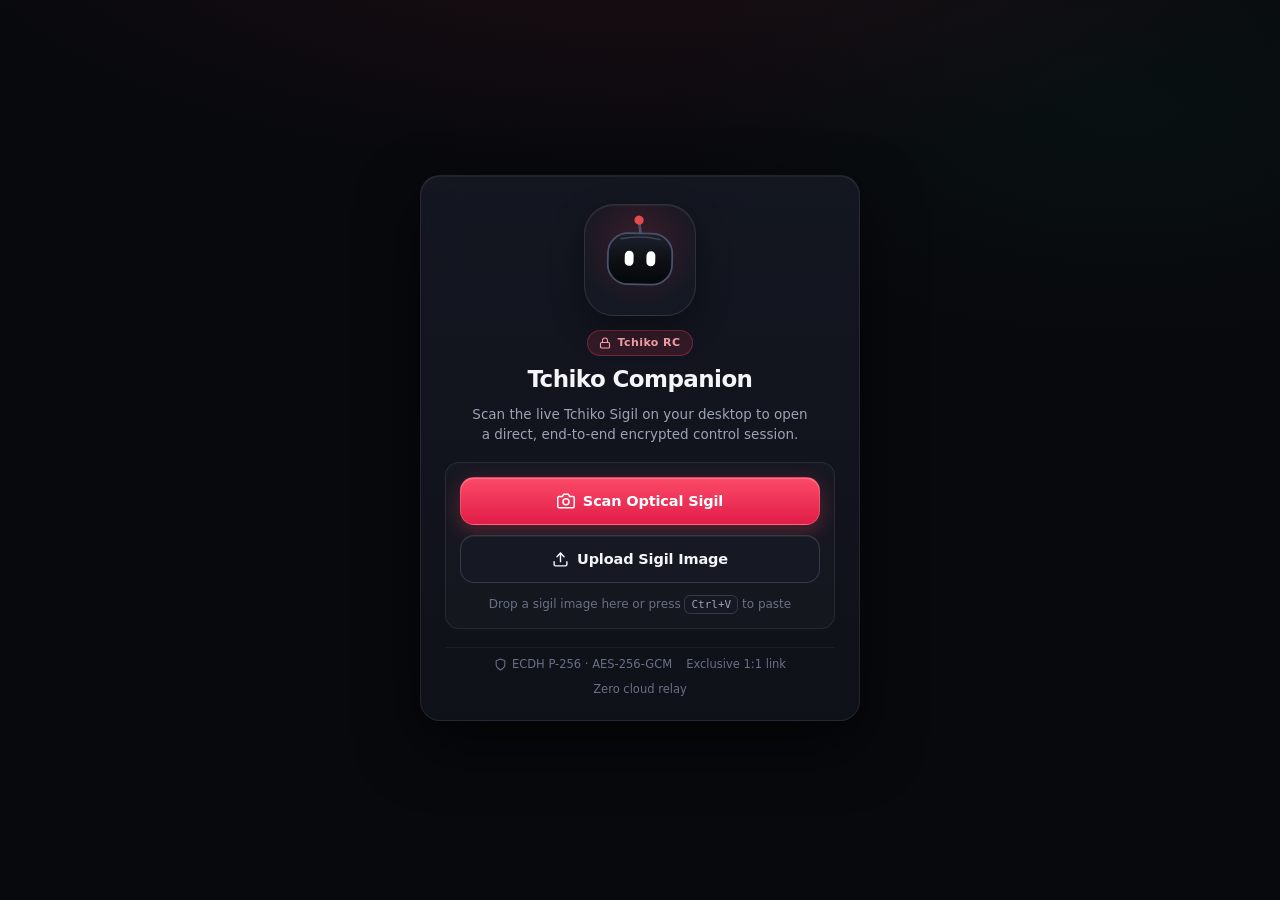
<file: rc/index.html>
<!DOCTYPE html>
<html lang="en">
<head>
  <meta charset="UTF-8" />
  <meta name="viewport" content="width=device-width, initial-scale=1.0, viewport-fit=cover" />
  <meta name="theme-color" content="#08090d" />
  <meta name="apple-mobile-web-app-capable" content="yes" />
  <meta name="apple-mobile-web-app-status-bar-style" content="black-translucent" />
  <meta name="mobile-web-app-capable" content="yes" />
  <title>Tchiko RC — Encrypted Remote Control</title>
  <link rel="icon" type="image/svg+xml" href="assets/tchiko-icon.svg" />
  <link rel="manifest" href="manifest.webmanifest" />
  <link rel="stylesheet" href="css/rc.css" />
</head>
<body>
  <!-- ═══════════════════════════════════════════════════════════════════════
       1. ONE-STEP PAIRING / CONNECT SCREEN
       ═══════════════════════════════════════════════════════════════════════ -->
  <main id="pair-screen" class="pair-screen">
    <section class="card pair-card">
      <div class="pair-brand">
        <div class="specimen-bay">
          <div id="pair-boopface"></div>
        </div>
        <span class="rc-badge">
          <svg viewBox="0 0 24 24" width="12" height="12" fill="none" stroke="currentColor" stroke-width="2.3" stroke-linecap="round" stroke-linejoin="round" aria-hidden="true"><rect x="3" y="11" width="18" height="11" rx="2"/><path d="M7 11V7a5 5 0 0 1 10 0v4"/></svg>
          Tchiko RC
        </span>
        <h1 class="display">Tchiko Companion</h1>
        <p class="pair-subtitle">
          Scan the live Tchiko Sigil on your desktop to open a direct, end-to-end encrypted control session.
        </p>
      </div>

      <div id="saved-pair-card" class="saved-pair-card" hidden>
        <div class="saved-pair-meta">
          <div class="caption">Paired Desktop</div>
          <div id="saved-pair-host" class="saved-pair-host">Tchiko Desktop</div>
        </div>
        <div class="saved-pair-actions">
          <button id="btn-resume-saved" type="button" class="btn btn-primary btn-sm">Reconnect</button>
          <button id="btn-forget-saved" type="button" class="btn btn-ghost btn-sm">Forget</button>
        </div>
      </div>

      <div id="pair-busy" class="pair-busy" hidden>
        <span class="spinner"></span>
        <span id="pair-busy-label">Securing connection…</span>
      </div>

      <div id="pair-error" class="pair-error" role="alert" hidden></div>

      <div id="pair-dropzone" class="pair-dropzone">
        <div class="pair-actions">
          <button id="btn-scan-sigil" type="button" class="btn btn-primary btn-lg">
            <svg viewBox="0 0 24 24" width="18" height="18" fill="none" stroke="currentColor" stroke-width="2" stroke-linecap="round" stroke-linejoin="round" aria-hidden="true"><path d="M23 19a2 2 0 0 1-2 2H3a2 2 0 0 1-2-2V8a2 2 0 0 1 2-2h4l2-3h6l2 3h4a2 2 0 0 1 2 2z"/><circle cx="12" cy="13" r="4"/></svg>
            Scan Optical Sigil
          </button>
          <button id="btn-upload-sigil" type="button" class="btn btn-lg">
            <svg viewBox="0 0 24 24" width="17" height="17" fill="none" stroke="currentColor" stroke-width="2" stroke-linecap="round" stroke-linejoin="round" aria-hidden="true"><path d="M21 15v4a2 2 0 0 1-2 2H5a2 2 0 0 1-2-2v-4"/><polyline points="17 8 12 3 7 8"/><line x1="12" y1="3" x2="12" y2="15"/></svg>
            Upload Sigil Image
          </button>
        </div>
        <input id="sigil-file-input" type="file" accept="image/*" hidden />
        <p class="pair-hint">Drop a sigil image here or press <kbd>Ctrl+V</kbd> to paste</p>
      </div>

      <div class="pair-security-strip">
        <span>
          <svg viewBox="0 0 24 24" width="13" height="13" fill="none" stroke="currentColor" stroke-width="2" stroke-linecap="round" stroke-linejoin="round" aria-hidden="true"><path d="M12 22s8-4 8-10V5l-8-3-8 3v7c0 6 8 10 8 10Z"/></svg>
          ECDH P-256 · AES-256-GCM
        </span>
        <span>Exclusive 1:1 link</span>
        <span>Zero cloud relay</span>
      </div>
    </section>
  </main>

  <!-- Live Camera Viewfinder Overlay -->
  <div id="scanner-overlay" class="scanner-overlay" hidden>
    <div class="scanner-top">
      <button id="btn-close-scanner" type="button" class="scanner-pill-btn" aria-label="Close scanner">
        <svg viewBox="0 0 24 24" width="16" height="16" fill="none" stroke="currentColor" stroke-width="2.2" stroke-linecap="round" stroke-linejoin="round" aria-hidden="true"><line x1="18" y1="6" x2="6" y2="18"/><line x1="6" y1="6" x2="18" y2="18"/></svg>
        Close
      </button>
      <span class="scanner-live-pill">
        <span class="scanner-live-dot"></span>
        Optical Sigil
      </span>
    </div>

    <div class="scanner-viewport">
      <video id="scanner-video" class="scanner-video" muted playsinline></video>
      <div class="scanner-scrim"></div>
      <div class="scanner-reticle" aria-hidden="true">
        <span class="reticle-ring"></span>
      </div>
    </div>

    <div class="scanner-bottom">
      <p id="scanner-state" class="scanner-caption">Align the Tchiko Sigil inside the ring</p>
      <span class="scanner-subcaption">Auto-detects · ECDH P-256 handshake</span>
    </div>
  </div>

  <!-- ═══════════════════════════════════════════════════════════════════════
       2. AUTHENTICATED TCHIKO RC WORKSPACE
       ═══════════════════════════════════════════════════════════════════════ -->
  <div id="app-shell" class="app-shell" hidden>
    <header class="topbar">
      <div class="brand-left">
        <div id="header-boopface" class="brand-avatar"></div>
        <div class="brand-meta">
          <div class="brand-name">Tchiko <span class="rc-tag">RC</span></div>
          <div class="brand-status">
            <span id="header-status-dot" class="status-dot"></span>
            <span id="header-status-text">Ready</span>
          </div>
        </div>
      </div>

      <nav class="segmented" aria-label="Workspace views">
        <button type="button" data-nav="chat" class="active">
          <svg viewBox="0 0 24 24" width="15" height="15" fill="none" stroke="currentColor" stroke-width="2" stroke-linecap="round" stroke-linejoin="round" aria-hidden="true"><path d="M21 15a2 2 0 0 1-2 2H7l-4 4V5a2 2 0 0 1 2-2h14a2 2 0 0 1 2 2z"/></svg>
          <span>Chat</span>
        </button>
        <button type="button" data-nav="system">
          <svg viewBox="0 0 24 24" width="15" height="15" fill="none" stroke="currentColor" stroke-width="2" stroke-linecap="round" stroke-linejoin="round" aria-hidden="true"><path d="M3 12h4l3-9 4 18 3-9h4"/></svg>
          <span>System</span>
        </button>
        <button type="button" data-nav="experiences">
          <svg viewBox="0 0 24 24" width="15" height="15" fill="none" stroke="currentColor" stroke-width="2" stroke-linecap="round" stroke-linejoin="round" aria-hidden="true"><path d="M12 2L2 7l10 5 10-5-10-5z"/><path d="M2 17l10 5 10-5"/><path d="M2 12l10 5 10-5"/></svg>
          <span>Experiences</span>
        </button>
        <button type="button" data-nav="activity">
          <svg viewBox="0 0 24 24" width="15" height="15" fill="none" stroke="currentColor" stroke-width="2" stroke-linecap="round" stroke-linejoin="round" aria-hidden="true"><polygon points="13 2 3 14 12 14 11 22 21 10 12 10 13 2"/></svg>
          <span>Activity</span>
        </button>
        <button type="button" data-nav="settings">
          <svg viewBox="0 0 24 24" width="15" height="15" fill="none" stroke="currentColor" stroke-width="2" stroke-linecap="round" stroke-linejoin="round" aria-hidden="true"><circle cx="12" cy="12" r="3"/><path d="M19.4 15a1.65 1.65 0 0 0 .33 1.82l.06.06a2 2 0 0 1-2.83 2.83l-.06-.06a1.65 1.65 0 0 0-1.82-.33 1.65 1.65 0 0 0-1 1.51V21a2 2 0 0 1-4 0v-.09A1.65 1.65 0 0 0 9 19.4a1.65 1.65 0 0 0-1.82.33l-.06.06a2 2 0 0 1-2.83-2.83l.06-.06a1.65 1.65 0 0 0 .33-1.82 1.65 1.65 0 0 0-1.51-1H3a2 2 0 0 1 0-4h.09A1.65 1.65 0 0 0 4.6 9a1.65 1.65 0 0 0-.33-1.82l-.06-.06a2 2 0 0 1 2.83-2.83l.06.06a1.65 1.65 0 0 0 1.82.33H9a1.65 1.65 0 0 0 1-1.51V3a2 2 0 0 1 4 0v.09a1.65 1.65 0 0 0 1 1.51 1.65 1.65 0 0 0 1.82-.33l.06-.06a2 2 0 0 1 2.83 2.83l-.06.06a1.65 1.65 0 0 0-.33 1.82V9a1.65 1.65 0 0 0 1.51 1H21a2 2 0 0 1 0 4h-.09a1.65 1.65 0 0 0-1.51 1z"/></svg>
          <span>Settings</span>
        </button>
      </nav>

      <div class="topbar-right">
        <button id="btn-perm-pill" type="button" class="pill ok" title="Permission mode">
          <span class="perm-dot"></span>
          <span class="perm-label">Full</span>
        </button>
        <button id="btn-security-pill" type="button" class="pill security-pill" title="Encrypted channel details &amp; safety code">
          <svg viewBox="0 0 24 24" width="12" height="12" fill="none" stroke="currentColor" stroke-width="2.3" stroke-linecap="round" stroke-linejoin="round" aria-hidden="true"><rect x="3" y="11" width="18" height="11" rx="2"/><path d="M7 11V7a5 5 0 0 1 10 0v4"/></svg>
          <span class="sec-label">E2E</span>
        </button>
        <button id="btn-new-chat" type="button" class="icon-btn" title="New chat" aria-label="New chat">
          <svg viewBox="0 0 24 24" width="17" height="17" fill="none" stroke="currentColor" stroke-width="2" stroke-linecap="round" stroke-linejoin="round" aria-hidden="true"><line x1="12" y1="5" x2="12" y2="19"/><line x1="5" y1="12" x2="19" y2="12"/></svg>
        </button>
      </div>
    </header>

    <div class="workspace">
      <!-- ── CHAT VIEW ───────────────────────────────────────────────────── -->
      <section id="view-chat" class="view-panel">
        <div id="chat-scroll" class="chat-scroll">
          <div class="chat-column">
            <div id="chat-welcome" class="chat-welcome">
              <div class="welcome-crt">
                <div id="welcome-boopface"></div>
              </div>
              <h2 class="display">Ready on your desktop</h2>
              <p class="sub">
                Direct Linux diagnostics, shell automation, and live workload control over an encrypted tunnel.
              </p>
              <div id="starter-grid" class="starter-grid"></div>
            </div>
            <div id="chat-feed" class="chat-feed"></div>
          </div>
        </div>

        <div id="approval-banner" class="approval-wrap" hidden>
          <div class="approval-banner">
            <div class="approval-head">
              <span class="approval-icon">
                <svg viewBox="0 0 24 24" width="17" height="17" fill="none" stroke="currentColor" stroke-width="2.2" stroke-linecap="round" stroke-linejoin="round" aria-hidden="true"><path d="M10.29 3.86 1.82 18a2 2 0 0 0 1.71 3h16.94a2 2 0 0 0 1.71-3L13.71 3.86a2 2 0 0 0-3.42 0z"/><line x1="12" y1="9" x2="12" y2="13"/><line x1="12" y1="17" x2="12.01" y2="17"/></svg>
              </span>
              <div class="approval-title">Command Approval Required</div>
            </div>
            <div id="approval-cmd" class="approval-cmd mono"></div>
            <div class="approval-actions">
              <button id="btn-approve-deny" type="button" class="btn btn-sm">Deny</button>
              <button id="btn-approve-always" type="button" class="btn btn-sm">Allow All</button>
              <button id="btn-approve-run" type="button" class="btn btn-primary btn-sm">Approve</button>
            </div>
          </div>
        </div>

        <div id="sheet-backdrop" class="sheet-backdrop" hidden></div>

        <div class="composer-dock">
          <div class="composer-inner">
            <div id="slash-popover" class="popover left" hidden></div>
            <div id="mood-popover" class="popover right" hidden></div>

            <div class="composer-meta-row">
              <span class="cwd-chip">
                <svg viewBox="0 0 24 24" width="12" height="12" fill="none" stroke="currentColor" stroke-width="2" stroke-linecap="round" stroke-linejoin="round" aria-hidden="true"><path d="M22 19a2 2 0 0 1-2 2H4a2 2 0 0 1-2-2V5a2 2 0 0 1 2-2h5l2 3h9a2 2 0 0 1 2 2z"/></svg>
                <span id="composer-cwd" class="composer-cwd mono">~</span>
              </span>
              <span class="hint-shortcuts"><strong>Enter</strong> send · <strong>$</strong> shell · <strong>/help</strong></span>
            </div>

            <div id="composer-box" class="composer-box">
              <button id="btn-slash-menu" type="button" class="icon-btn composer-tool-btn" title="Quick commands" aria-label="Quick commands">
                <svg viewBox="0 0 24 24" width="17" height="17" fill="none" stroke="currentColor" stroke-width="2" stroke-linecap="round" stroke-linejoin="round" aria-hidden="true"><polyline points="4 17 10 11 4 5"/><line x1="12" y1="19" x2="20" y2="19"/></svg>
              </button>
              <textarea
                id="prompt-input"
                class="prompt-input"
                rows="1"
                placeholder="Ask Tchiko or run a command…"
              ></textarea>
              <button id="btn-mood-menu" type="button" class="icon-btn composer-tool-btn" title="Companion moods" aria-label="Companion moods">
                <svg viewBox="0 0 24 24" width="17" height="17" fill="none" stroke="currentColor" stroke-width="2" stroke-linecap="round" stroke-linejoin="round" aria-hidden="true"><circle cx="12" cy="12" r="10"/><path d="M8 14s1.5 2 4 2 4-2 4-2"/><line x1="9" y1="9" x2="9.01" y2="9"/><line x1="15" y1="9" x2="15.01" y2="9"/></svg>
              </button>
              <button id="btn-send" type="button" class="send-btn" title="Send (Enter)" aria-label="Send message" disabled>
                <svg viewBox="0 0 24 24" width="17" height="17" fill="none" stroke="currentColor" stroke-width="2.4" stroke-linecap="round" stroke-linejoin="round" aria-hidden="true"><line x1="12" y1="19" x2="12" y2="5"/><polyline points="5 12 12 5 19 12"/></svg>
              </button>
            </div>
          </div>
        </div>
      </section>

      <!-- ── SYSTEM VIEW ─────────────────────────────────────────────────── -->
      <section id="view-system" class="view-panel" hidden>
        <div class="page-scroll">
          <div class="page-column">
            <div class="page-head">
              <div class="page-head-text">
                <h2 id="sys-hostname" class="display">—</h2>
                <p id="sys-sub" class="dim">—</p>
              </div>
              <button id="btn-refresh-telemetry" type="button" class="icon-btn refresh-btn" title="Refresh telemetry" aria-label="Refresh telemetry">
                <svg viewBox="0 0 24 24" width="16" height="16" fill="none" stroke="currentColor" stroke-width="2" stroke-linecap="round" stroke-linejoin="round" aria-hidden="true"><path d="M21 12a9 9 0 1 1-2.64-6.36"/><polyline points="21 3 21 9 15 9"/></svg>
              </button>
            </div>

            <div class="gauges-grid">
              <div class="card gauge-card">
                <div id="gauge-cpu" class="gauge-ring-wrap"></div>
                <div class="gauge-meta">
                  <span class="caption">CPU</span>
                  <span id="val-cpu" class="gauge-val">—</span>
                  <span id="det-cpu" class="gauge-det dim"></span>
                </div>
              </div>
              <div class="card gauge-card">
                <div id="gauge-ram" class="gauge-ring-wrap"></div>
                <div class="gauge-meta">
                  <span class="caption">RAM</span>
                  <span id="val-ram" class="gauge-val">—</span>
                  <span id="det-ram" class="gauge-det dim"></span>
                </div>
              </div>
              <div class="card gauge-card">
                <div id="gauge-disk" class="gauge-ring-wrap"></div>
                <div class="gauge-meta">
                  <span class="caption">DISK</span>
                  <span id="val-disk" class="gauge-val">—</span>
                  <span id="det-disk" class="gauge-det dim"></span>
                </div>
              </div>
            </div>

            <label class="card card-pad access-card">
              <span class="tile-icon accent-ico">
                <svg viewBox="0 0 24 24" width="18" height="18" fill="none" stroke="currentColor" stroke-width="2" stroke-linecap="round" stroke-linejoin="round" aria-hidden="true"><path d="M12 22s8-4 8-10V5l-8-3-8 3v7c0 6 8 10 8 10Z"/></svg>
              </span>
              <span class="access-card-text">
                <span class="pref-title">Full system access</span>
                <span class="pref-desc">Run commands, edit files, and manage services without prompting.</span>
              </span>
              <input id="sys-full-access" type="checkbox" class="tchiko-switch" />
            </label>

            <div class="section-label-row">
              <span class="caption">Quick Actions</span>
            </div>
            <div id="quick-actions-grid" class="quick-actions-grid"></div>
          </div>
        </div>
      </section>

      <!-- ── EXPERIENCES VIEW ────────────────────────────────────────────── -->
      <section id="view-experiences" class="view-panel" hidden>
        <div class="page-scroll">
          <div class="page-column">
            <div class="page-head">
              <div class="page-head-text">
                <h2 class="display">Experiences</h2>
                <p class="dim">Self-learned Python tools distilled from tasks and verified in sandbox.</p>
              </div>
              <div class="exp-head-actions">
                <button id="btn-exp-learn" type="button" class="btn btn-primary btn-sm">Learn Last Task</button>
                <button id="btn-exp-refresh" type="button" class="icon-btn" title="Refresh experiences" aria-label="Refresh experiences">
                  <svg viewBox="0 0 24 24" width="16" height="16" fill="none" stroke="currentColor" stroke-width="2" stroke-linecap="round" stroke-linejoin="round" aria-hidden="true"><path d="M21 12a9 9 0 1 1-2.64-6.36"/><polyline points="21 3 21 9 15 9"/></svg>
                </button>
              </div>
            </div>

            <div class="exp-kpi-grid">
              <div class="card exp-kpi-card">
                <span class="caption">Learned Tools</span>
                <span id="exp-kpi-total" class="gauge-val">0</span>
                <span id="exp-kpi-breakdown" class="gauge-det dim">0 hardened · 0 verified</span>
              </div>
              <div class="card exp-kpi-card">
                <span class="caption">Total Runs</span>
                <span id="exp-kpi-runs" class="gauge-val">0</span>
                <span id="exp-kpi-recoveries" class="gauge-det dim">0 self-recoveries</span>
              </div>
              <div class="card exp-kpi-card exp-kpi-rate-card">
                <div id="exp-rate-gauge" class="exp-rate-wrap"></div>
                <div class="gauge-meta">
                  <span class="caption">Success Rate</span>
                  <span id="exp-kpi-rate" class="gauge-val">100%</span>
                </div>
              </div>
            </div>

            <div class="card exp-curve-card">
              <div class="exp-curve-head">
                <span class="caption">Learning Curve</span>
                <div class="exp-legend">
                  <span><i class="dot dot-accent"></i>Tools</span>
                  <span><i class="dot dot-success"></i>Success %</span>
                </div>
              </div>
              <div id="exp-curve-svg" class="exp-curve-svg"></div>
            </div>

            <div class="exp-filter-bar">
              <input id="exp-search" type="search" class="exp-search" placeholder="Search experiences, slugs, triggers…" />
              <div class="exp-filter-pills" role="tablist" aria-label="Filter experiences by maturity">
                <button type="button" class="exp-filter-btn active" data-exp-filter="ALL">All</button>
                <button type="button" class="exp-filter-btn" data-exp-filter="HARDENED">Hardened</button>
                <button type="button" class="exp-filter-btn" data-exp-filter="VERIFIED">Verified</button>
                <button type="button" class="exp-filter-btn" data-exp-filter="DRAFT">Draft</button>
                <button type="button" class="exp-filter-btn" data-exp-filter="NEEDS_REPAIR">Repair</button>
              </div>
            </div>

            <div class="exp-split">
              <div id="exp-list" class="card exp-list-card"></div>

              <div class="exp-inspector-col">
                <div class="card card-pad exp-detail-card">
                  <div class="exp-detail-head">
                    <span id="exp-insp-title" class="section-title">Select an Experience</span>
                    <span id="exp-insp-badge" class="exp-badge"></span>
                  </div>
                  <p id="exp-insp-desc" class="pref-desc">Pick a learned Python tool to inspect its script, runs, and evolution.</p>
                  <div id="exp-insp-meta" class="exp-meta mono"></div>
                  <div class="exp-actions-bar">
                    <button id="btn-exp-run" type="button" class="btn btn-primary btn-sm" disabled>Run</button>
                    <button id="btn-exp-dry" type="button" class="btn btn-sm" disabled>Dry-Run</button>
                    <button id="btn-exp-approve" type="button" class="btn btn-sm" disabled>Harden</button>
                    <button id="btn-exp-toggle" type="button" class="btn btn-sm" disabled>Disable</button>
                    <button id="btn-exp-rollback" type="button" class="btn btn-sm" disabled>Rollback</button>
                    <button id="btn-exp-delete" type="button" class="btn btn-danger btn-sm" disabled>Delete</button>
                  </div>
                  <div id="exp-run-output" class="exp-output-box" hidden>
                    <span id="exp-run-output-title" class="caption"></span>
                    <pre id="exp-run-output-body" class="mono"></pre>
                  </div>
                </div>

                <div class="card exp-code-card">
                  <div class="exp-code-head">
                    <span id="exp-code-path" class="caption">PYTHON SCRIPT · tool.py</span>
                    <button id="btn-exp-copy" type="button" class="icon-btn code-copy-btn" title="Copy script" aria-label="Copy script" disabled>
                      <svg viewBox="0 0 24 24" width="14" height="14" fill="none" stroke="currentColor" stroke-width="2" stroke-linecap="round" stroke-linejoin="round" aria-hidden="true"><rect x="9" y="9" width="13" height="13" rx="2"/><path d="M5 15H4a2 2 0 0 1-2-2V4a2 2 0 0 1 2-2h9a2 2 0 0 1 2 2v1"/></svg>
                    </button>
                  </div>
                  <pre id="exp-code-view" class="exp-code-view mono"></pre>
                </div>

                <div class="card card-pad">
                  <span class="caption">Execution History</span>
                  <div id="exp-history-list" class="exp-history-list mono">No executions recorded yet.</div>
                </div>
              </div>
            </div>
          </div>
        </div>
      </section>

      <!-- ── ACTIVITY VIEW ───────────────────────────────────────────────── -->
      <section id="view-activity" class="view-panel" hidden>
        <div class="page-scroll">
          <div class="activity-sticky-head">
            <div class="activity-head-inner">
              <div class="page-head">
                <div class="page-head-text">
                  <h2 class="display">Activity</h2>
                  <p class="dim">Live trace of every step Tchiko executes on your host.</p>
                </div>
                <button id="btn-clear-activity" type="button" class="btn btn-sm">Clear</button>
              </div>
              <div class="filter-bar" role="tablist" aria-label="Filter activity events">
                <button type="button" class="filter-chip active" data-activity-filter="all">All</button>
                <button type="button" class="filter-chip" data-activity-filter="tool">Tools</button>
                <button type="button" class="filter-chip" data-activity-filter="think">Thoughts</button>
              </div>
            </div>
          </div>

          <div class="page-column activity-column">
            <div class="card timeline-card">
              <div id="activity-empty" class="timeline-empty">
                No activity yet. Send a command or prompt and live execution steps will appear here.
              </div>
              <div id="activity-list" class="timeline-list"></div>
            </div>
          </div>
        </div>
      </section>

      <!-- ── SETTINGS VIEW ───────────────────────────────────────────────── -->
      <section id="view-settings" class="view-panel" hidden>
        <div class="settings-layout">
          <aside class="settings-sidebar" aria-label="Settings sections">
            <button type="button" class="settings-nav-btn active" data-settings-tab="access">
              <svg viewBox="0 0 24 24" width="16" height="16" fill="none" stroke="currentColor" stroke-width="2" stroke-linecap="round" stroke-linejoin="round" aria-hidden="true"><path d="M12 22s8-4 8-10V5l-8-3-8 3v7c0 6 8 10 8 10Z"/></svg>
              <span>Access</span>
            </button>
            <button type="button" class="settings-nav-btn" data-settings-tab="agent">
              <svg viewBox="0 0 24 24" width="16" height="16" fill="none" stroke="currentColor" stroke-width="2" stroke-linecap="round" stroke-linejoin="round" aria-hidden="true"><rect x="4" y="4" width="16" height="16" rx="2"/><rect x="9" y="9" width="6" height="6"/></svg>
              <span>Agent</span>
            </button>
            <button type="button" class="settings-nav-btn" data-settings-tab="companion">
              <svg viewBox="0 0 24 24" width="16" height="16" fill="none" stroke="currentColor" stroke-width="2" stroke-linecap="round" stroke-linejoin="round" aria-hidden="true"><circle cx="12" cy="12" r="10"/><path d="M8 14s1.5 2 4 2 4-2 4-2"/><line x1="9" y1="9" x2="9.01" y2="9"/><line x1="15" y1="9" x2="15.01" y2="9"/></svg>
              <span>Companion</span>
            </button>
            <button type="button" class="settings-nav-btn" data-settings-tab="remote">
              <svg viewBox="0 0 24 24" width="16" height="16" fill="none" stroke="currentColor" stroke-width="2" stroke-linecap="round" stroke-linejoin="round" aria-hidden="true"><rect x="3" y="11" width="18" height="11" rx="2"/><path d="M7 11V7a5 5 0 0 1 10 0v4"/></svg>
              <span>Remote</span>
            </button>
            <div class="settings-sidebar-note">Changes sync live with Tchiko Desktop</div>
          </aside>

          <div class="settings-content">
            <!-- Access panel -->
            <div id="settings-panel-access" class="settings-panel">
              <div class="panel-intro">
                <h2 class="display">Access</h2>
                <p class="dim">Control what Tchiko can touch on your desktop and when it asks first.</p>
              </div>
              <label id="settings-access-hero" class="card card-pad access-card hero-ok">
                <span class="tile-icon accent-ico">
                  <svg viewBox="0 0 24 24" width="18" height="18" fill="none" stroke="currentColor" stroke-width="2" stroke-linecap="round" stroke-linejoin="round" aria-hidden="true"><path d="M12 22s8-4 8-10V5l-8-3-8 3v7c0 6 8 10 8 10Z"/></svg>
                </span>
                <span class="access-card-text">
                  <span id="settings-hero-title" class="section-title">Full access is on</span>
                  <span id="settings-hero-desc" class="pref-desc">Tchiko runs commands, edits files and manages services on its own.</span>
                </span>
                <input id="set-master-switch" type="checkbox" class="tchiko-switch" />
              </label>

              <span class="caption">Capabilities</span>
              <div id="settings-caps-card" class="card pref-card"></div>

              <span class="caption">Execution Policy</span>
              <div class="card pref-card">
                <div class="pref-row pref-row-select">
                  <span class="pref-text">
                    <span class="pref-title">Tool execution</span>
                    <span class="pref-desc">Applies to shell commands and file edits</span>
                  </span>
                  <select id="set-tool-policy" class="tchiko-select"></select>
                </div>
                <div class="pref-row pref-row-select">
                  <span class="pref-text">
                    <span class="pref-title">Outside workspace</span>
                    <span class="pref-desc">Files beyond the active directory</span>
                  </span>
                  <select id="set-file-access" class="tchiko-select"></select>
                </div>
                <div class="pref-row pref-row-select">
                  <span class="pref-text">
                    <span class="pref-title">Internet access</span>
                    <span class="pref-desc">Downloads, package indexes, and web calls</span>
                  </span>
                  <select id="set-net-access" class="tchiko-select"></select>
                </div>
                <label class="pref-row">
                  <span class="pref-text">
                    <span class="pref-title">Terminal sandbox</span>
                    <span class="pref-desc">Isolate commands from the host. Turn off for direct access.</span>
                  </span>
                  <input id="set-sandbox" type="checkbox" class="tchiko-switch" />
                </label>
              </div>
            </div>

            <!-- Agent panel -->
            <div id="settings-panel-agent" class="settings-panel" hidden>
              <div class="panel-intro">
                <h2 class="display">Agent</h2>
                <p class="dim">Choose the reasoning model powering your desktop companion.</p>
              </div>
              <span class="caption">Model</span>
              <div class="card pref-card">
                <div class="pref-row pref-row-select">
                  <span class="pref-text">
                    <span class="pref-title">Preferred model</span>
                    <span class="pref-desc">Used by the Antigravity backend</span>
                  </span>
                  <select id="set-model" class="tchiko-select"></select>
                </div>
              </div>

              <span class="caption">Learning &amp; Autonomy</span>
              <div class="card pref-card">
                <label class="pref-row">
                  <span class="pref-text">
                    <span class="pref-title">Clarify ambiguous requests</span>
                    <span class="pref-desc">Ask a quick multiple-choice question before acting when intent is unclear</span>
                  </span>
                  <input id="set-ask-ambiguous" type="checkbox" class="tchiko-switch" />
                </label>
                <label class="pref-row">
                  <span class="pref-text">
                    <span class="pref-title">Auto-learn experiences</span>
                    <span class="pref-desc">Distill reusable Python tools from completed tasks automatically</span>
                  </span>
                  <input id="set-auto-learn" type="checkbox" class="tchiko-switch" />
                </label>
                <label class="pref-row">
                  <span class="pref-text">
                    <span class="pref-title">Auto-promote verified tools</span>
                    <span class="pref-desc">Promote reliably passing experiences to Hardened status</span>
                  </span>
                  <input id="set-auto-promote" type="checkbox" class="tchiko-switch" />
                </label>
                <label class="pref-row">
                  <span class="pref-text">
                    <span class="pref-title">Auto-rollback on failure</span>
                    <span class="pref-desc">Restore previous known-good version if a learned tool fails</span>
                  </span>
                  <input id="set-auto-rollback" type="checkbox" class="tchiko-switch" />
                </label>
              </div>
            </div>

            <!-- Companion panel -->
            <div id="settings-panel-companion" class="settings-panel" hidden>
              <div class="panel-intro">
                <h2 class="display">Companion</h2>
                <p class="dim">Customize how Tchiko appears on your desktop and in Tchiko RC.</p>
              </div>
              <span class="caption">Coat</span>
              <div id="settings-coat-grid" class="coat-grid"></div>

              <span class="caption">Appearance</span>
              <div class="card pref-card">
                <div class="pref-row pref-row-range">
                  <div class="range-head">
                    <span class="pref-title">Widget size</span>
                    <span id="set-size-val" class="range-val mono">140 px</span>
                  </div>
                  <input id="set-size" type="range" class="tchiko-range" min="90" max="220" step="5" value="140" />
                </div>
                <div class="pref-row pref-row-range">
                  <div class="range-head">
                    <span class="pref-title">Opacity</span>
                    <span id="set-opacity-val" class="range-val mono">96%</span>
                  </div>
                  <input id="set-opacity" type="range" class="tchiko-range" min="0.4" max="1" step="0.02" value="0.96" />
                </div>
              </div>

              <span class="caption">Behaviour</span>
              <div class="card pref-card">
                <label class="pref-row">
                  <span class="pref-text">
                    <span class="pref-title">Always on top</span>
                    <span class="pref-desc">Keep Tchiko above other desktop windows</span>
                  </span>
                  <input id="set-always-top" type="checkbox" class="tchiko-switch" />
                </label>
                <label class="pref-row">
                  <span class="pref-text">
                    <span class="pref-title">Speech bubble</span>
                    <span class="pref-desc">Show replies above the desktop companion</span>
                  </span>
                  <input id="set-bubble" type="checkbox" class="tchiko-switch" />
                </label>
              </div>
            </div>

            <!-- Remote panel -->
            <div id="settings-panel-remote" class="settings-panel" hidden>
              <div class="panel-intro">
                <h2 class="display">Remote Channel</h2>
                <p class="dim">End-to-end encrypted single-device tunnel to Tchiko Desktop.</p>
              </div>
              <div class="card pref-card">
                <div class="pref-row">
                  <span class="pref-text">
                    <span class="pref-title">Connected host</span>
                    <span class="pref-desc">Verified via Tchiko Sigil handshake</span>
                  </span>
                  <span id="remote-host-name" class="mono pref-val">—</span>
                </div>
                <div class="pref-row">
                  <span class="pref-text">
                    <span class="pref-title">Safety code</span>
                    <span class="pref-desc">Matches the 6 digits on Tchiko Desktop</span>
                  </span>
                  <span id="remote-safety-code" class="mono safety-inline">—</span>
                </div>
                <div class="pref-row">
                  <span class="pref-text">
                    <span class="pref-title">Cipher suite</span>
                    <span class="pref-desc">Ephemeral key exchange + authenticated framing</span>
                  </span>
                  <span class="mono dim pref-val">ECDH P-256 · AES-256-GCM</span>
                </div>
              </div>
              <div class="remote-actions-row">
                <button id="btn-settings-disconnect" type="button" class="btn">Disconnect</button>
                <button id="btn-settings-unpair" type="button" class="btn btn-danger">Unpair this device</button>
              </div>
            </div>
          </div>
        </div>
      </section>
    </div>

    <!-- Mobile Bottom Navigation Bar (< 768px) -->
    <nav class="bottom-tabbar" aria-label="Mobile navigation">
      <button type="button" class="tab-btn active" data-nav="chat">
        <span class="tab-ico">
          <svg viewBox="0 0 24 24" width="20" height="20" fill="none" stroke="currentColor" stroke-width="1.9" stroke-linecap="round" stroke-linejoin="round" aria-hidden="true"><path d="M21 15a2 2 0 0 1-2 2H7l-4 4V5a2 2 0 0 1 2-2h14a2 2 0 0 1 2 2z"/></svg>
        </span>
        <span class="tab-label">Chat</span>
      </button>
      <button type="button" class="tab-btn" data-nav="system">
        <span class="tab-ico">
          <svg viewBox="0 0 24 24" width="20" height="20" fill="none" stroke="currentColor" stroke-width="1.9" stroke-linecap="round" stroke-linejoin="round" aria-hidden="true"><path d="M3 12h4l3-9 4 18 3-9h4"/></svg>
        </span>
        <span class="tab-label">System</span>
      </button>
      <button type="button" class="tab-btn" data-nav="experiences">
        <span class="tab-ico">
          <svg viewBox="0 0 24 24" width="20" height="20" fill="none" stroke="currentColor" stroke-width="1.9" stroke-linecap="round" stroke-linejoin="round" aria-hidden="true"><path d="M12 2L2 7l10 5 10-5-10-5z"/><path d="M2 17l10 5 10-5"/><path d="M2 12l10 5 10-5"/></svg>
        </span>
        <span class="tab-label">Learn</span>
      </button>
      <button type="button" class="tab-btn" data-nav="activity">
        <span class="tab-ico">
          <svg viewBox="0 0 24 24" width="20" height="20" fill="none" stroke="currentColor" stroke-width="1.9" stroke-linecap="round" stroke-linejoin="round" aria-hidden="true"><polygon points="13 2 3 14 12 14 11 22 21 10 12 10 13 2"/></svg>
        </span>
        <span class="tab-label">Activity</span>
      </button>
      <button type="button" class="tab-btn" data-nav="settings">
        <span class="tab-ico">
          <svg viewBox="0 0 24 24" width="20" height="20" fill="none" stroke="currentColor" stroke-width="1.9" stroke-linecap="round" stroke-linejoin="round" aria-hidden="true"><circle cx="12" cy="12" r="3"/><path d="M19.4 15a1.65 1.65 0 0 0 .33 1.82l.06.06a2 2 0 0 1-2.83 2.83l-.06-.06a1.65 1.65 0 0 0-1.82-.33 1.65 1.65 0 0 0-1 1.51V21a2 2 0 0 1-4 0v-.09A1.65 1.65 0 0 0 9 19.4a1.65 1.65 0 0 0-1.82.33l-.06.06a2 2 0 0 1-2.83-2.83l.06-.06a1.65 1.65 0 0 0 .33-1.82 1.65 1.65 0 0 0-1.51-1H3a2 2 0 0 1 0-4h.09A1.65 1.65 0 0 0 4.6 9a1.65 1.65 0 0 0-.33-1.82l-.06-.06a2 2 0 0 1 2.83-2.83l.06.06a1.65 1.65 0 0 0 1.82.33H9a1.65 1.65 0 0 0 1-1.51V3a2 2 0 0 1 4 0v.09a1.65 1.65 0 0 0 1 1.51 1.65 1.65 0 0 0 1.82-.33l.06-.06a2 2 0 0 1 2.83 2.83l-.06.06a1.65 1.65 0 0 0-.33 1.82V9a1.65 1.65 0 0 0 1.51 1H21a2 2 0 0 1 0 4h-.09a1.65 1.65 0 0 0-1.51 1z"/></svg>
        </span>
        <span class="tab-label">Settings</span>
      </button>
    </nav>
  </div>

  <!-- Session / Safety Code Modal (Bottom Sheet on Mobile) -->
  <div id="session-modal" class="modal-backdrop" hidden>
    <div class="card modal-card" role="dialog" aria-modal="true" aria-label="Encrypted session details">
      <div class="sheet-handle" aria-hidden="true"></div>
      <div class="modal-head">
        <span class="section-title">Encrypted Channel</span>
        <button id="btn-close-session-modal" type="button" class="icon-btn" title="Close" aria-label="Close">
          <svg viewBox="0 0 24 24" width="16" height="16" fill="none" stroke="currentColor" stroke-width="2.2" stroke-linecap="round" stroke-linejoin="round" aria-hidden="true"><line x1="18" y1="6" x2="6" y2="18"/><line x1="6" y1="6" x2="18" y2="18"/></svg>
        </button>
      </div>
      <div class="safety-box">
        <div class="caption">Verification Safety Code</div>
        <div id="safety-code-value" class="safety-digits mono">—</div>
        <div class="dim safety-hint">Confirm these 6 digits match Tchiko Desktop</div>
      </div>
      <div class="kv-list">
        <div class="kv-row"><span class="dim">Desktop host</span><span id="session-host-label" class="mono">—</span></div>
        <div class="kv-row"><span class="dim">Agent engine</span><span id="session-engine-label" class="mono">—</span></div>
        <div class="kv-row"><span class="dim">Cipher</span><span class="mono">ECDH P-256 · AES-256-GCM</span></div>
        <div class="kv-row"><span class="dim">Channel mode</span><span class="mono">Exclusive (1 client)</span></div>
        <div class="kv-row"><span class="dim">Latency</span><span id="session-latency" class="mono">—</span></div>
      </div>
      <div class="modal-actions">
        <button id="btn-modal-disconnect" type="button" class="btn">Disconnect</button>
        <button id="btn-modal-unpair" type="button" class="btn btn-danger">Unpair</button>
      </div>
    </div>
  </div>

  <div id="toast" class="toast" role="status" aria-live="polite"></div>
  <script type="module" src="js/app.js"></script>
</body>
</html>
</file>
<file: rc/css/rc.css>
/* ═══════════════════════════════════════════════════════════════════════════
 * TCHIKO RC — Obsidian Glass & Crimson Mobile-First App Design System
 * Pure CSS3, zero external dependencies, strict CSP compliant.
 * ═══════════════════════════════════════════════════════════════════════════ */

:root {
  /* Elevation & Surfaces */
  --canvas: #08090d;
  --surface-1: #10121a;
  --surface-2: #161924;
  --surface-3: #1e2231;
  --glass: rgba(14, 16, 24, 0.78);
  --glass-strong: rgba(16, 19, 28, 0.90);

  /* Borders & Specular Highlights */
  --border: rgba(255, 255, 255, 0.08);
  --border-subtle: rgba(255, 255, 255, 0.05);
  --border-strong: rgba(255, 255, 255, 0.14);
  --specular: inset 0 1px 0 rgba(255, 255, 255, 0.06);

  /* Typography Ink */
  --text: #f4f5f8;
  --text-secondary: #9ca3b5;
  --text-muted: #687086;

  /* Signature Semantic Accents */
  --accent: #f43f5e;
  --accent-hover: #fb7185;
  --accent-soft: rgba(244, 63, 94, 0.14);
  --accent-border: rgba(244, 63, 94, 0.36);
  --accent-glow: rgba(244, 63, 94, 0.24);
  --accent-text: #fda4af;

  --success: #10b981;
  --success-soft: rgba(16, 185, 129, 0.14);
  --success-border: rgba(16, 185, 129, 0.34);

  --warn: #f59e0b;
  --warn-soft: rgba(245, 158, 11, 0.14);
  --warn-border: rgba(245, 158, 11, 0.34);

  --info: #60a5fa;
  --info-soft: rgba(96, 165, 250, 0.14);
  --violet: #c084fc;
  --violet-soft: rgba(192, 132, 252, 0.15);

  /* Concentric Radii */
  --radius-sheet: 24px;
  --radius-lg: 20px;
  --radius-md: 14px;
  --radius-sm: 10px;
  --radius-pill: 999px;

  /* Shadows */
  --shadow-sm: 0 4px 14px rgba(0, 0, 0, 0.28);
  --shadow-md: 0 12px 32px rgba(0, 0, 0, 0.42);
  --shadow-lg: 0 24px 60px rgba(0, 0, 0, 0.62);

  /* Layout Metrics & Safe Areas */
  --topbar-h: 58px;
  --tabbar-h: 64px;
  --safe-top: env(safe-area-inset-top, 0px);
  --safe-bottom: env(safe-area-inset-bottom, 0px);

  /* Typography */
  --font-sans: -apple-system, BlinkMacSystemFont, "SF Pro Display", "SF Pro Text", "Inter", "Segoe UI", system-ui, sans-serif;
  --font-mono: "JetBrains Mono", "SF Mono", "Fira Code", ui-monospace, SFMono-Regular, Menlo, Consolas, monospace;

  /* Motion */
  --ease-spring: cubic-bezier(0.2, 0.85, 0.25, 1);
  --ease-out: cubic-bezier(0.16, 1, 0.3, 1);
}

/* ── Reset & Base ────────────────────────────────────────────────────────── */
*, *::before, *::after {
  box-sizing: border-box;
}

html, body {
  margin: 0;
  padding: 0;
  height: 100%;
  height: 100dvh;
  background-color: var(--canvas);
  color: var(--text);
  font-family: var(--font-sans);
  font-size: 14.5px;
  line-height: 1.5;
  -webkit-font-smoothing: antialiased;
  -moz-osx-font-smoothing: grayscale;
  overscroll-behavior-y: none;
  overflow: hidden;
}

body {
  background-image:
    radial-gradient(ellipse 80% 45% at 50% -12%, rgba(244, 63, 94, 0.09), transparent 70%),
    radial-gradient(ellipse 55% 40% at 88% 12%, rgba(16, 185, 129, 0.045), transparent 65%);
}

button, input, textarea, select {
  font-family: inherit;
  color: inherit;
  -webkit-tap-highlight-color: transparent;
}

button, label, select, input[type="checkbox"], input[type="range"] {
  touch-action: manipulation;
}

[hidden] {
  display: none !important;
}

/* Subtle custom scrollbars */
::-webkit-scrollbar {
  width: 6px;
  height: 6px;
}
::-webkit-scrollbar-track {
  background: transparent;
}
::-webkit-scrollbar-thumb {
  background: rgba(255, 255, 255, 0.12);
  border-radius: 999px;
}
::-webkit-scrollbar-thumb:hover {
  background: rgba(255, 255, 255, 0.22);
}

/* ── Typography & Utility Primitives ─────────────────────────────────────── */
.display {
  margin: 0;
  font-size: 23px;
  font-weight: 700;
  letter-spacing: -0.025em;
  line-height: 1.2;
  color: var(--text);
}

.section-title {
  font-size: 15px;
  font-weight: 650;
  letter-spacing: -0.015em;
  color: var(--text);
}

.caption {
  display: inline-block;
  font-size: 11px;
  font-weight: 650;
  letter-spacing: 0.08em;
  text-transform: uppercase;
  color: var(--text-muted);
}

.dim {
  color: var(--text-secondary);
}

.muted {
  color: var(--text-muted);
}

.mono {
  font-family: var(--font-mono);
  font-variant-numeric: tabular-nums;
}

/* ── Surfaces & Cards ────────────────────────────────────────────────────── */
.card {
  background: var(--surface-1);
  border: 1px solid var(--border);
  border-radius: var(--radius-lg);
  box-shadow: var(--specular), var(--shadow-sm);
}

.card-pad {
  padding: 16px 18px;
}

/* ── Buttons & Icon Buttons ──────────────────────────────────────────────── */
.btn {
  display: inline-flex;
  align-items: center;
  justify-content: center;
  gap: 8px;
  min-height: 40px;
  padding: 0 16px;
  border-radius: var(--radius-md);
  border: 1px solid var(--border-strong);
  background: var(--surface-2);
  color: var(--text);
  font-size: 13.5px;
  font-weight: 600;
  letter-spacing: -0.01em;
  cursor: pointer;
  box-shadow: var(--specular);
  transition: background-color 160ms var(--ease-spring), border-color 160ms ease, transform 120ms var(--ease-spring), box-shadow 160ms ease;
}

.btn:hover:not(:disabled) {
  background: var(--surface-3);
  border-color: rgba(255, 255, 255, 0.22);
}

.btn:active:not(:disabled) {
  transform: scale(0.97);
}

.btn:disabled {
  opacity: 0.42;
  cursor: not-allowed;
}

.btn-lg {
  min-height: 48px;
  padding: 0 20px;
  border-radius: var(--radius-md);
  font-size: 14.5px;
}

.btn-sm {
  min-height: 34px;
  padding: 0 13px;
  border-radius: var(--radius-sm);
  font-size: 12.5px;
}

.btn-primary {
  background: linear-gradient(180deg, #fb4a68 0%, #e11d48 100%);
  border-color: rgba(255, 255, 255, 0.16);
  color: #ffffff;
  box-shadow: inset 0 1px 0 rgba(255, 255, 255, 0.22), 0 6px 20px rgba(244, 63, 94, 0.30);
}

.btn-primary:hover:not(:disabled) {
  background: linear-gradient(180deg, #ff5d78 0%, #f43f5e 100%);
  border-color: rgba(255, 255, 255, 0.24);
  box-shadow: inset 0 1px 0 rgba(255, 255, 255, 0.26), 0 8px 24px rgba(244, 63, 94, 0.42);
}

.btn-ghost {
  background: transparent;
  border-color: transparent;
  color: var(--text-secondary);
  box-shadow: none;
}

.btn-ghost:hover:not(:disabled) {
  background: rgba(255, 255, 255, 0.06);
  color: var(--text);
}

.btn-danger {
  background: var(--accent-soft);
  border-color: var(--accent-border);
  color: var(--accent-text);
  box-shadow: none;
}

.btn-danger:hover:not(:disabled) {
  background: rgba(244, 63, 94, 0.24);
  border-color: var(--accent);
  color: #ffffff;
}

.icon-btn {
  display: inline-flex;
  align-items: center;
  justify-content: center;
  width: 38px;
  height: 38px;
  border-radius: var(--radius-pill);
  border: 1px solid var(--border);
  background: rgba(255, 255, 255, 0.04);
  color: var(--text-secondary);
  cursor: pointer;
  flex-shrink: 0;
  transition: background-color 150ms ease, color 150ms ease, border-color 150ms ease, transform 120ms var(--ease-spring);
}

.icon-btn:hover:not(:disabled) {
  background: rgba(255, 255, 255, 0.10);
  border-color: var(--border-strong);
  color: var(--text);
}

.icon-btn:active:not(:disabled) {
  transform: scale(0.93);
}

.icon-btn:disabled {
  opacity: 0.35;
  cursor: not-allowed;
}

.icon-btn.copied {
  color: var(--success);
  border-color: var(--success-border);
  background: var(--success-soft);
}

.refresh-btn.spinning svg {
  animation: spin 620ms var(--ease-out);
}

/* ── Modern Spring Pill Switch ───────────────────────────────────────────── */
.tchiko-switch {
  appearance: none;
  -webkit-appearance: none;
  position: relative;
  width: 48px;
  height: 28px;
  border-radius: var(--radius-pill);
  background: var(--surface-3);
  border: 1px solid var(--border-strong);
  cursor: pointer;
  flex-shrink: 0;
  transition: background-color 200ms var(--ease-spring), border-color 200ms ease;
}

.tchiko-switch::after {
  content: "";
  position: absolute;
  top: 2px;
  left: 2px;
  width: 22px;
  height: 22px;
  border-radius: 50%;
  background: #ffffff;
  box-shadow: 0 2px 6px rgba(0, 0, 0, 0.35);
  transition: transform 220ms var(--ease-spring), width 160ms ease;
}

.tchiko-switch:active::after {
  width: 25px;
}

.tchiko-switch:checked {
  background: var(--accent);
  border-color: transparent;
}

.tchiko-switch:checked::after {
  transform: translateX(20px);
}

.tchiko-switch:checked:active::after {
  transform: translateX(17px);
}

.access-card .tchiko-switch:checked {
  background: var(--success);
}

.tchiko-switch:focus-visible,
.btn:focus-visible,
.icon-btn:focus-visible,
.pill:focus-visible,
.tab-btn:focus-visible,
.action-tile:focus-visible {
  outline: 2px solid var(--accent);
  outline-offset: 2px;
}

/* ── Styled Native Select ────────────────────────────────────────────────── */
.tchiko-select {
  appearance: none;
  -webkit-appearance: none;
  min-height: 38px;
  padding: 0 34px 0 13px;
  border-radius: var(--radius-sm);
  border: 1px solid var(--border-strong);
  background-color: var(--surface-2);
  background-image: url("data:image/svg+xml,%3Csvg xmlns='http://www.w3.org/2000/svg' width='14' height='14' viewBox='0 0 24 24' fill='none' stroke='%239ca3b5' stroke-width='2.2' stroke-linecap='round' stroke-linejoin='round'%3E%3Cpolyline points='6 9 12 15 18 9'/%3E%3C/svg%3E");
  background-repeat: no-repeat;
  background-position: right 11px center;
  color: var(--text);
  font-size: 13px;
  font-weight: 500;
  cursor: pointer;
  transition: border-color 150ms ease, background-color 150ms ease;
}

.tchiko-select:hover {
  background-color: var(--surface-3);
  border-color: rgba(255, 255, 255, 0.22);
}

.tchiko-select:focus {
  outline: none;
  border-color: var(--accent);
}

/* ── Custom Filled-Track Range Slider ────────────────────────────────────── */
.tchiko-range {
  appearance: none;
  -webkit-appearance: none;
  width: 100%;
  height: 32px;
  background: transparent;
  cursor: pointer;
  --range-pct: 50%;
}

.tchiko-range::-webkit-slider-runnable-track {
  height: 6px;
  border-radius: var(--radius-pill);
  background: linear-gradient(
    to right,
    var(--accent) 0%,
    var(--accent) var(--range-pct),
    rgba(255, 255, 255, 0.12) var(--range-pct),
    rgba(255, 255, 255, 0.12) 100%
  );
}

.tchiko-range::-webkit-slider-thumb {
  appearance: none;
  -webkit-appearance: none;
  width: 22px;
  height: 22px;
  margin-top: -8px;
  border-radius: 50%;
  background: #ffffff;
  border: 2px solid var(--accent);
  box-shadow: 0 2px 8px rgba(0, 0, 0, 0.45);
  transition: transform 140ms var(--ease-spring);
}

.tchiko-range:active::-webkit-slider-thumb {
  transform: scale(1.14);
}

.tchiko-range::-moz-range-track {
  height: 6px;
  border-radius: var(--radius-pill);
  background: rgba(255, 255, 255, 0.12);
}

.tchiko-range::-moz-range-progress {
  height: 6px;
  border-radius: var(--radius-pill);
  background: var(--accent);
}

.tchiko-range::-moz-range-thumb {
  width: 20px;
  height: 20px;
  border-radius: 50%;
  background: #ffffff;
  border: 2px solid var(--accent);
  box-shadow: 0 2px 8px rgba(0, 0, 0, 0.45);
}

/* ── Spinner ─────────────────────────────────────────────────────────────── */
.spinner {
  width: 15px;
  height: 15px;
  border-radius: 50%;
  border: 2px solid rgba(255, 255, 255, 0.16);
  border-top-color: var(--accent);
  animation: spin 750ms linear infinite;
  flex-shrink: 0;
}

@keyframes spin {
  to { transform: rotate(360deg); }
}

/* ═══════════════════════════════════════════════════════════════════════════
 * 1. PAIRING SCREEN & FULL-BLEED CAMERA SCANNER
 * ═══════════════════════════════════════════════════════════════════════════ */
.pair-screen {
  height: 100%;
  height: 100dvh;
  overflow-y: auto;
  display: flex;
  align-items: center;
  justify-content: center;
  padding: calc(20px + var(--safe-top)) 20px calc(24px + var(--safe-bottom));
}

.pair-card {
  width: 100%;
  max-width: 440px;
  padding: 28px 24px 22px;
  display: flex;
  flex-direction: column;
  gap: 18px;
  background: linear-gradient(180deg, rgba(22, 25, 36, 0.88) 0%, rgba(16, 18, 26, 0.96) 100%);
  backdrop-filter: blur(24px) saturate(150%);
  -webkit-backdrop-filter: blur(24px) saturate(150%);
  box-shadow: var(--specular), var(--shadow-lg);
}

.pair-brand {
  display: flex;
  flex-direction: column;
  align-items: center;
  text-align: center;
  gap: 10px;
}

.specimen-bay {
  position: relative;
  width: 112px;
  height: 112px;
  border-radius: 30px;
  display: grid;
  place-items: center;
  background: radial-gradient(circle at 50% 35%, rgba(244, 63, 94, 0.18), rgba(22, 25, 36, 0.85) 70%);
  border: 1px solid rgba(255, 255, 255, 0.10);
  box-shadow: var(--specular), 0 12px 32px rgba(0, 0, 0, 0.35);
  margin-bottom: 4px;
}

.rc-badge {
  display: inline-flex;
  align-items: center;
  gap: 6px;
  padding: 4px 11px;
  border-radius: var(--radius-pill);
  background: var(--accent-soft);
  border: 1px solid var(--accent-border);
  color: var(--accent-text);
  font-size: 11px;
  font-weight: 650;
  letter-spacing: 0.04em;
}

.pair-subtitle {
  margin: 0;
  max-width: 340px;
  font-size: 13.5px;
  color: var(--text-secondary);
  line-height: 1.5;
}

.saved-pair-card {
  display: flex;
  align-items: center;
  justify-content: space-between;
  gap: 12px;
  padding: 13px 15px;
  border-radius: var(--radius-md);
  background: rgba(16, 185, 129, 0.08);
  border: 1px solid var(--success-border);
}

.saved-pair-meta {
  min-width: 0;
}

.saved-pair-host {
  font-size: 14px;
  font-weight: 650;
  color: var(--text);
  overflow: hidden;
  text-overflow: ellipsis;
  white-space: nowrap;
}

.saved-pair-actions {
  display: flex;
  align-items: center;
  gap: 6px;
  flex-shrink: 0;
}

.pair-dropzone {
  padding: 14px;
  border-radius: var(--radius-md);
  background: rgba(255, 255, 255, 0.025);
  border: 1px solid var(--border);
  transition: border-color 180ms ease, background-color 180ms ease;
}

.pair-dropzone.dragover {
  border-color: var(--accent);
  background: var(--accent-soft);
}

.pair-actions {
  display: flex;
  flex-direction: column;
  gap: 10px;
}

.pair-actions .btn {
  width: 100%;
}

.pair-hint {
  margin: 12px 0 0;
  text-align: center;
  font-size: 12px;
  color: var(--text-muted);
}

.pair-hint kbd {
  padding: 2px 6px;
  border-radius: 6px;
  border: 1px solid var(--border-strong);
  background: var(--surface-2);
  font-family: var(--font-mono);
  font-size: 11px;
  color: var(--text-secondary);
}

.pair-busy {
  display: flex;
  align-items: center;
  justify-content: center;
  gap: 10px;
  padding: 12px 14px;
  border-radius: var(--radius-md);
  background: var(--surface-2);
  border: 1px solid var(--border);
  font-size: 13px;
  color: var(--text-secondary);
}

.pair-error {
  padding: 12px 14px;
  border-radius: var(--radius-md);
  background: var(--accent-soft);
  border: 1px solid var(--accent-border);
  color: var(--accent-text);
  font-size: 13px;
  line-height: 1.45;
}

.pair-security-strip {
  display: flex;
  flex-wrap: wrap;
  align-items: center;
  justify-content: center;
  gap: 8px 14px;
  padding-top: 8px;
  border-top: 1px solid var(--border-subtle);
  font-size: 11.5px;
  color: var(--text-muted);
}

.pair-security-strip span {
  display: inline-flex;
  align-items: center;
  gap: 5px;
}

/* Full-Bleed Camera Viewfinder Sheet */
.scanner-overlay {
  position: fixed;
  inset: 0;
  z-index: 90;
  background: #000000;
  display: flex;
  flex-direction: column;
}

.scanner-viewport {
  position: relative;
  flex: 1;
  width: 100%;
  height: 100%;
  overflow: hidden;
  display: grid;
  place-items: center;
}

.scanner-video {
  width: 100%;
  height: 100%;
  object-fit: cover;
}

.scanner-scrim {
  position: absolute;
  inset: 0;
  background: radial-gradient(circle at center, transparent 118px, rgba(6, 7, 11, 0.72) 150px);
  pointer-events: none;
}

.scanner-reticle {
  position: absolute;
  width: 248px;
  height: 248px;
  border-radius: 50%;
  border: 2px solid rgba(255, 255, 255, 0.85);
  box-shadow: 0 0 0 1px rgba(244, 63, 94, 0.45), 0 0 36px rgba(244, 63, 94, 0.28);
  pointer-events: none;
  display: grid;
  place-items: center;
}

.reticle-ring {
  width: 226px;
  height: 226px;
  border-radius: 50%;
  border: 1.5px dashed rgba(244, 63, 94, 0.75);
  animation: spin 18s linear infinite;
}

.scanner-top {
  position: absolute;
  top: 0;
  left: 0;
  right: 0;
  z-index: 2;
  display: flex;
  align-items: center;
  justify-content: space-between;
  padding: calc(14px + var(--safe-top)) 16px 14px;
}

.scanner-pill-btn,
.scanner-live-pill {
  display: inline-flex;
  align-items: center;
  gap: 7px;
  min-height: 40px;
  padding: 0 15px;
  border-radius: var(--radius-pill);
  background: rgba(12, 14, 20, 0.74);
  backdrop-filter: blur(18px);
  -webkit-backdrop-filter: blur(18px);
  border: 1px solid rgba(255, 255, 255, 0.14);
  color: #ffffff;
  font-size: 13px;
  font-weight: 600;
}

.scanner-pill-btn {
  cursor: pointer;
}

.scanner-pill-btn:active {
  transform: scale(0.95);
}

.scanner-live-dot {
  width: 8px;
  height: 8px;
  border-radius: 50%;
  background: var(--accent);
  box-shadow: 0 0 10px var(--accent);
  animation: pulse 1.6s ease-in-out infinite;
}

.scanner-bottom {
  position: absolute;
  left: 16px;
  right: 16px;
  bottom: calc(20px + var(--safe-bottom));
  z-index: 2;
  max-width: 420px;
  margin: 0 auto;
  padding: 15px 18px;
  border-radius: var(--radius-lg);
  background: rgba(12, 14, 22, 0.80);
  backdrop-filter: blur(22px) saturate(150%);
  -webkit-backdrop-filter: blur(22px) saturate(150%);
  border: 1px solid rgba(255, 255, 255, 0.12);
  text-align: center;
  display: flex;
  flex-direction: column;
  gap: 4px;
}

.scanner-caption {
  margin: 0;
  font-size: 14px;
  font-weight: 600;
  color: #ffffff;
}

.scanner-subcaption {
  font-size: 12px;
  color: var(--text-secondary);
}

/* ═══════════════════════════════════════════════════════════════════════════
 * 2. AUTHENTICATED APP SHELL & GLOBAL NAVIGATION CHROME
 * ═══════════════════════════════════════════════════════════════════════════ */
.app-shell {
  height: 100%;
  height: 100dvh;
  display: flex;
  flex-direction: column;
  overflow: hidden;
}

/* Top Glass App Bar */
.topbar {
  position: relative;
  z-index: 20;
  flex-shrink: 0;
  min-height: calc(var(--topbar-h) + var(--safe-top));
  padding: var(--safe-top) 18px 0;
  display: grid;
  grid-template-columns: 1fr auto 1fr;
  align-items: center;
  gap: 12px;
  background: var(--glass);
  backdrop-filter: blur(22px) saturate(160%);
  -webkit-backdrop-filter: blur(22px) saturate(160%);
  border-bottom: 1px solid var(--border);
}

.brand-left {
  display: flex;
  align-items: center;
  gap: 10px;
  min-width: 0;
}

.brand-avatar {
  width: 36px;
  height: 36px;
  border-radius: 12px;
  background: var(--surface-2);
  border: 1px solid var(--border-strong);
  display: grid;
  place-items: center;
  flex-shrink: 0;
  overflow: hidden;
}

.brand-meta {
  min-width: 0;
  display: flex;
  flex-direction: column;
  gap: 1px;
}

.brand-name {
  display: flex;
  align-items: center;
  gap: 6px;
  font-size: 14.5px;
  font-weight: 700;
  letter-spacing: -0.02em;
  line-height: 1.15;
}

.rc-tag {
  padding: 1px 6px;
  border-radius: 6px;
  background: var(--accent-soft);
  border: 1px solid var(--accent-border);
  color: var(--accent-text);
  font-family: var(--font-mono);
  font-size: 9.5px;
  font-weight: 700;
  letter-spacing: 0.04em;
}

.brand-status {
  display: flex;
  align-items: center;
  gap: 6px;
  font-size: 11.5px;
  color: var(--text-secondary);
  white-space: nowrap;
  overflow: hidden;
  text-overflow: ellipsis;
}

.status-dot {
  width: 7px;
  height: 7px;
  border-radius: 50%;
  background: var(--success);
  box-shadow: 0 0 8px rgba(16, 185, 129, 0.55);
  flex-shrink: 0;
}

.status-dot.state-thinking,
.status-dot.state-executing {
  background: var(--accent);
  box-shadow: 0 0 10px var(--accent);
  animation: pulse 1.2s ease-in-out infinite;
}

.status-dot.state-alert {
  background: var(--warn);
  box-shadow: 0 0 10px var(--warn);
  animation: pulse 1s ease-in-out infinite;
}

@keyframes pulse {
  0%, 100% { opacity: 1; transform: scale(1); }
  50% { opacity: 0.45; transform: scale(0.85); }
}

/* Desktop Segmented Navigation */
.segmented {
  display: inline-flex;
  align-items: center;
  gap: 3px;
  padding: 4px;
  border-radius: var(--radius-pill);
  background: rgba(255, 255, 255, 0.04);
  border: 1px solid var(--border);
  box-shadow: inset 0 1px 2px rgba(0, 0, 0, 0.25);
}

.segmented button {
  display: inline-flex;
  align-items: center;
  gap: 7px;
  height: 34px;
  padding: 0 14px;
  border-radius: var(--radius-pill);
  border: none;
  background: transparent;
  color: var(--text-secondary);
  font-size: 13px;
  font-weight: 600;
  cursor: pointer;
  transition: background-color 160ms var(--ease-spring), color 160ms ease, box-shadow 160ms ease;
}

.segmented button:hover {
  color: var(--text);
}

.segmented button.active {
  background: var(--surface-3);
  color: #ffffff;
  box-shadow: var(--specular), 0 2px 10px rgba(0, 0, 0, 0.32);
}

.segmented button.active svg {
  color: var(--accent-hover);
}

/* Topbar Right Pills */
.topbar-right {
  display: flex;
  align-items: center;
  justify-content: flex-end;
  gap: 8px;
}

.pill {
  display: inline-flex;
  align-items: center;
  gap: 6px;
  height: 34px;
  padding: 0 12px;
  border-radius: var(--radius-pill);
  border: 1px solid var(--border);
  background: rgba(255, 255, 255, 0.04);
  color: var(--text-secondary);
  font-size: 12px;
  font-weight: 600;
  white-space: nowrap;
  cursor: pointer;
  transition: background-color 150ms ease, border-color 150ms ease, transform 120ms var(--ease-spring);
}

.pill:hover {
  background: rgba(255, 255, 255, 0.09);
  border-color: var(--border-strong);
  color: var(--text);
}

.pill:active {
  transform: scale(0.95);
}

.pill.ok {
  background: var(--success-soft);
  border-color: var(--success-border);
  color: #6ee7b7;
}

.pill.review {
  background: var(--warn-soft);
  border-color: var(--warn-border);
  color: #fcd34d;
}

.perm-dot {
  width: 7px;
  height: 7px;
  border-radius: 50%;
  background: currentColor;
  flex-shrink: 0;
}

.security-pill {
  color: var(--text-secondary);
}

/* Workspace Container */
.workspace {
  flex: 1;
  min-height: 0;
  position: relative;
  display: flex;
  flex-direction: column;
}

.view-panel {
  flex: 1;
  min-height: 0;
  display: flex;
  flex-direction: column;
  overflow: hidden;
}

/* Mobile Bottom Tab Bar (Hidden on Tablet/Desktop >= 768px) */
.bottom-tabbar {
  display: none;
}

/* ═══════════════════════════════════════════════════════════════════════════
 * 3. CHAT VIEW — WELCOME BENTO, EDITORIAL FEED, APPROVAL SHEET & COMPOSER
 * ═══════════════════════════════════════════════════════════════════════════ */
.chat-scroll {
  flex: 1;
  min-height: 0;
  overflow-y: auto;
  overscroll-behavior-y: contain;
  -webkit-overflow-scrolling: touch;
  padding: 20px 20px 18px;
}

.chat-column {
  width: 100%;
  max-width: 780px;
  margin: 0 auto;
  display: flex;
  flex-direction: column;
  min-height: 100%;
}

.chat-welcome {
  margin: auto 0;
  padding: 18px 0 12px;
  display: flex;
  flex-direction: column;
  align-items: center;
  text-align: center;
  gap: 10px;
}

.welcome-crt {
  width: 104px;
  height: 104px;
  border-radius: 28px;
  display: grid;
  place-items: center;
  background: radial-gradient(circle at 50% 35%, rgba(244, 63, 94, 0.16), rgba(22, 25, 36, 0.85) 72%);
  border: 1px solid rgba(255, 255, 255, 0.10);
  box-shadow: var(--specular), 0 14px 36px rgba(0, 0, 0, 0.35);
  margin-bottom: 4px;
}

.chat-welcome .sub {
  margin: 0 0 10px;
  max-width: 480px;
  font-size: 14px;
  color: var(--text-secondary);
}

/* 2×2 Bento Starter Grid (Both Desktop & Mobile) */
.starter-grid {
  width: 100%;
  display: grid;
  grid-template-columns: repeat(2, minmax(0, 1fr));
  gap: 12px;
  margin-top: 4px;
}

.action-tile {
  text-align: left;
  padding: 15px 16px;
  border-radius: var(--radius-lg);
  border: 1px solid var(--border);
  background: linear-gradient(180deg, rgba(22, 25, 36, 0.72) 0%, rgba(16, 18, 26, 0.92) 100%);
  box-shadow: var(--specular), var(--shadow-sm);
  display: flex;
  align-items: flex-start;
  gap: 12px;
  cursor: pointer;
  transition: transform 140ms var(--ease-spring), border-color 160ms ease, background-color 160ms ease;
}

.action-tile:hover {
  border-color: rgba(244, 63, 94, 0.35);
  background: linear-gradient(180deg, rgba(30, 34, 49, 0.86) 0%, rgba(22, 25, 36, 0.96) 100%);
  transform: translateY(-1px);
}

.action-tile:active {
  transform: scale(0.97);
}

.tile-icon {
  width: 36px;
  height: 36px;
  border-radius: 11px;
  background: rgba(255, 255, 255, 0.05);
  border: 1px solid var(--border);
  color: var(--text-secondary);
  display: grid;
  place-items: center;
  flex-shrink: 0;
  transition: color 160ms ease, background-color 160ms ease, border-color 160ms ease;
}

.action-tile:hover .tile-icon,
.tile-icon.accent-ico {
  background: var(--accent-soft);
  border-color: var(--accent-border);
  color: var(--accent-hover);
}

.tile-text {
  min-width: 0;
  display: flex;
  flex-direction: column;
  gap: 3px;
}

.tile-code {
  font-family: var(--font-mono);
  font-size: 9.5px;
  font-weight: 650;
  letter-spacing: 0.06em;
  color: var(--text-muted);
  text-transform: uppercase;
}

.tile-title {
  font-size: 13.5px;
  font-weight: 650;
  color: var(--text);
  line-height: 1.25;
}

.tile-desc {
  font-size: 12px;
  color: var(--text-secondary);
  line-height: 1.38;
  display: -webkit-box;
  -webkit-line-clamp: 2;
  -webkit-box-orient: vertical;
  overflow: hidden;
}

/* Message Feed */
.chat-feed {
  display: flex;
  flex-direction: column;
  gap: 20px;
}

.msg-row {
  display: flex;
  flex-direction: column;
  gap: 8px;
  animation: fadeSlideUp 220ms var(--ease-out);
}

@keyframes fadeSlideUp {
  from { opacity: 0; transform: translateY(6px); }
  to { opacity: 1; transform: translateY(0); }
}

.msg-row.user {
  align-items: flex-end;
}

.user-bubble {
  max-width: 82%;
  padding: 11px 16px;
  border-radius: 20px 20px 6px 20px;
  background: linear-gradient(180deg, #212636 0%, #191d2b 100%);
  border: 1px solid rgba(255, 255, 255, 0.11);
  box-shadow: var(--specular), 0 6px 18px rgba(0, 0, 0, 0.24);
  color: #ffffff;
  font-size: 14.5px;
  line-height: 1.5;
  white-space: pre-wrap;
  word-break: break-word;
}

.msg-row.assistant {
  align-items: stretch;
}

.reply-head {
  display: flex;
  align-items: center;
  gap: 8px;
  font-size: 13px;
  color: var(--text);
}

.accent-dot {
  color: var(--accent);
  font-size: 10px;
}

.reply-ts {
  font-family: var(--font-mono);
  font-size: 11px;
  color: var(--text-muted);
}

.activity-chip {
  align-self: flex-start;
  display: inline-flex;
  align-items: center;
  gap: 9px;
  max-width: 100%;
  padding: 7px 13px;
  border-radius: var(--radius-pill);
  background: var(--surface-2);
  border: 1px solid var(--border);
  font-size: 12.5px;
  color: var(--text-secondary);
}

.chip-text {
  overflow: hidden;
  text-overflow: ellipsis;
  white-space: nowrap;
}

.reply-content {
  display: flex;
  flex-direction: column;
  gap: 10px;
  font-size: 14.5px;
  line-height: 1.62;
  color: #e6e8ef;
  word-break: break-word;
}

.reply-footer {
  display: flex;
  align-items: center;
  gap: 10px;
  margin-top: 2px;
  font-size: 11.5px;
}

.reply-footer .icon-btn {
  width: 32px;
  height: 32px;
}

/* Markdown Typography & Modern Code Cards */
.md-p {
  margin: 0;
}

.md-heading {
  margin: 8px 0 2px;
  font-weight: 700;
  letter-spacing: -0.02em;
  color: #ffffff;
}
h2.md-heading { font-size: 17px; }
h3.md-heading { font-size: 15.5px; }
h4.md-heading { font-size: 14.5px; }

.md-list {
  margin: 0;
  padding-left: 20px;
  display: flex;
  flex-direction: column;
  gap: 5px;
}

.md-quote {
  margin: 2px 0;
  padding: 8px 14px;
  border-left: 3px solid var(--accent);
  border-radius: 0 var(--radius-sm) var(--radius-sm) 0;
  background: rgba(244, 63, 94, 0.06);
  color: var(--text-secondary);
}

.md-hr {
  border: none;
  border-top: 1px solid var(--border);
  margin: 6px 0;
}

.md-inline-code {
  padding: 2px 6px;
  border-radius: 6px;
  background: rgba(255, 255, 255, 0.08);
  border: 1px solid rgba(255, 255, 255, 0.06);
  font-family: var(--font-mono);
  font-size: 12.5px;
  color: #fda4af;
}

.reply-content a {
  color: #fb7185;
  text-decoration: underline;
  text-underline-offset: 3px;
}

.md-table-line {
  font-family: var(--font-mono);
  font-size: 12px;
  color: var(--text-secondary);
  overflow-x: auto;
  white-space: pre;
}

.code-card {
  border-radius: var(--radius-md);
  border: 1px solid var(--border);
  background: #0b0d13;
  overflow: hidden;
  box-shadow: var(--shadow-sm);
}

.code-head {
  display: flex;
  align-items: center;
  justify-content: space-between;
  padding: 7px 10px 7px 14px;
  background: rgba(255, 255, 255, 0.03);
  border-bottom: 1px solid var(--border-subtle);
}

.code-copy-btn {
  width: 30px;
  height: 30px;
}

.code-body {
  margin: 0;
  padding: 13px 14px;
  overflow-x: auto;
  font-family: var(--font-mono);
  font-size: 12.5px;
  line-height: 1.55;
  color: #dce1ec;
}

/* Inline Clarification Card & Experience Banner */
.clarify-card {
  margin-top: 4px;
  padding: 14px 16px;
  border-radius: var(--radius-md);
  background: linear-gradient(180deg, rgba(244, 63, 94, 0.09) 0%, rgba(16, 18, 26, 0.95) 100%);
  border: 1px solid var(--accent-border);
  display: flex;
  flex-direction: column;
  gap: 10px;
}

.clarify-head {
  display: flex;
  align-items: center;
  gap: 8px;
}

.clarify-options {
  display: flex;
  flex-wrap: wrap;
  gap: 8px;
}

.option-chip {
  min-height: 38px;
  padding: 0 14px;
  border-radius: var(--radius-pill);
  border: 1px solid var(--border-strong);
  background: var(--surface-2);
  color: var(--text);
  font-size: 13px;
  font-weight: 600;
  cursor: pointer;
  transition: background-color 140ms ease, border-color 140ms ease, transform 120ms var(--ease-spring);
}

.option-chip:hover:not(:disabled) {
  background: var(--accent-soft);
  border-color: var(--accent);
  color: #ffffff;
}

.option-chip:active:not(:disabled) {
  transform: scale(0.96);
}

.option-chip:disabled {
  opacity: 0.45;
  cursor: default;
}

.exp-banner {
  margin-top: 4px;
  padding: 10px 14px;
  border-radius: var(--radius-md);
  background: var(--success-soft);
  border: 1px solid var(--success-border);
  display: flex;
  align-items: center;
  justify-content: space-between;
  gap: 10px;
  flex-wrap: wrap;
}

.exp-banner-left {
  display: flex;
  align-items: center;
  gap: 8px;
  min-width: 0;
}

/* Command Approval Action Sheet */
.approval-wrap {
  padding: 0 16px 10px;
}

.approval-banner {
  width: 100%;
  max-width: 780px;
  margin: 0 auto;
  padding: 15px 16px;
  border-radius: var(--radius-lg);
  background: linear-gradient(180deg, rgba(36, 26, 18, 0.94) 0%, rgba(20, 18, 22, 0.98) 100%);
  border: 1px solid var(--warn-border);
  box-shadow: var(--specular), var(--shadow-md);
  display: flex;
  flex-direction: column;
  gap: 11px;
  animation: fadeSlideUp 200ms var(--ease-out);
}

.approval-head {
  display: flex;
  align-items: center;
  gap: 9px;
}

.approval-icon {
  width: 30px;
  height: 30px;
  border-radius: 9px;
  background: var(--warn-soft);
  color: var(--warn);
  display: grid;
  place-items: center;
  flex-shrink: 0;
}

.approval-title {
  font-size: 13px;
  font-weight: 700;
  letter-spacing: 0.01em;
  color: #fde68a;
}

.approval-cmd {
  padding: 10px 12px;
  border-radius: var(--radius-sm);
  background: rgba(0, 0, 0, 0.42);
  border: 1px solid rgba(255, 255, 255, 0.08);
  font-size: 12.5px;
  color: #ffffff;
  overflow-x: auto;
  white-space: pre-wrap;
  word-break: break-all;
  max-height: 110px;
}

.approval-actions {
  display: flex;
  align-items: center;
  justify-content: flex-end;
  gap: 8px;
}

/* Floating Glass Composer Dock */
.composer-dock {
  position: relative;
  z-index: 15;
  flex-shrink: 0;
  padding: 6px 16px calc(14px + var(--safe-bottom));
  background: linear-gradient(180deg, rgba(8, 9, 13, 0) 0%, rgba(8, 9, 13, 0.88) 28%, rgba(8, 9, 13, 0.98) 100%);
}

.composer-inner {
  position: relative;
  width: 100%;
  max-width: 780px;
  margin: 0 auto;
  display: flex;
  flex-direction: column;
  gap: 7px;
}

.composer-meta-row {
  display: flex;
  align-items: center;
  justify-content: space-between;
  gap: 10px;
  padding: 0 6px;
}

.cwd-chip {
  display: inline-flex;
  align-items: center;
  gap: 6px;
  max-width: 65%;
  padding: 3px 10px;
  border-radius: var(--radius-pill);
  background: rgba(255, 255, 255, 0.045);
  border: 1px solid var(--border-subtle);
  color: var(--text-muted);
  font-size: 11px;
}

.composer-cwd {
  overflow: hidden;
  text-overflow: ellipsis;
  white-space: nowrap;
}

.hint-shortcuts {
  font-size: 11px;
  color: var(--text-muted);
}

.hint-shortcuts strong {
  color: var(--text-secondary);
  font-weight: 600;
}

.composer-box {
  display: flex;
  align-items: flex-end;
  gap: 6px;
  padding: 6px 7px;
  border-radius: 24px;
  background: var(--surface-2);
  border: 1px solid var(--border-strong);
  box-shadow: var(--specular), 0 10px 28px rgba(0, 0, 0, 0.36);
  transition: border-color 180ms ease, box-shadow 180ms ease, background-color 180ms ease;
}

.composer-box.focused {
  border-color: var(--accent-border);
  background: #191d2b;
  box-shadow: var(--specular), 0 0 0 3px var(--accent-soft), 0 12px 32px rgba(0, 0, 0, 0.42);
}

.composer-tool-btn {
  width: 38px;
  height: 38px;
  border-color: transparent;
  background: transparent;
}

.composer-tool-btn:hover {
  background: rgba(255, 255, 255, 0.08);
  border-color: transparent;
}

.prompt-input {
  flex: 1;
  min-width: 0;
  min-height: 38px;
  max-height: 132px;
  padding: 8px 4px;
  border: none;
  background: transparent;
  color: #ffffff;
  font-size: 15px;
  line-height: 1.42;
  resize: none;
  outline: none;
}

.prompt-input::placeholder {
  color: var(--text-muted);
}

.send-btn {
  width: 38px;
  height: 38px;
  border-radius: 50%;
  border: none;
  background: linear-gradient(180deg, #fb4a68 0%, #e11d48 100%);
  color: #ffffff;
  display: grid;
  place-items: center;
  cursor: pointer;
  flex-shrink: 0;
  box-shadow: 0 4px 14px rgba(244, 63, 94, 0.35);
  transition: transform 130ms var(--ease-spring), opacity 160ms ease, box-shadow 160ms ease;
}

.send-btn:hover:not(:disabled) {
  box-shadow: 0 6px 18px rgba(244, 63, 94, 0.50);
}

.send-btn:active:not(:disabled) {
  transform: scale(0.90);
}

.send-btn:disabled {
  opacity: 0.28;
  background: var(--surface-3);
  box-shadow: none;
  cursor: default;
}

/* Popovers (Desktop Anchored / Mobile Bottom Sheets) */
.sheet-backdrop {
  position: fixed;
  inset: 0;
  z-index: 44;
  background: rgba(4, 5, 10, 0.56);
  backdrop-filter: blur(6px);
  -webkit-backdrop-filter: blur(6px);
}

@media (min-width: 768px) {
  .sheet-backdrop {
    background: transparent;
    backdrop-filter: none;
    -webkit-backdrop-filter: none;
  }
}

.sheet-handle {
  display: none;
  width: 38px;
  height: 4px;
  border-radius: var(--radius-pill);
  background: rgba(255, 255, 255, 0.22);
  margin: 0 auto 10px;
}

.popover {
  position: absolute;
  bottom: calc(100% + 10px);
  z-index: 50;
  width: 280px;
  max-height: 340px;
  overflow-y: auto;
  padding: 10px;
  border-radius: var(--radius-lg);
  background: var(--glass-strong);
  backdrop-filter: blur(24px) saturate(160%);
  -webkit-backdrop-filter: blur(24px) saturate(160%);
  border: 1px solid var(--border-strong);
  box-shadow: var(--specular), var(--shadow-lg);
  animation: fadeSlideUp 160ms var(--ease-out);
}

.popover.left { left: 0; }
.popover.right { right: 0; }

.popover-title {
  padding: 4px 8px 8px;
  font-size: 11px;
  font-weight: 700;
  letter-spacing: 0.08em;
  text-transform: uppercase;
  color: var(--text-muted);
}

.popover-list {
  display: flex;
  flex-direction: column;
  gap: 2px;
}

.popover-mood-grid {
  display: grid;
  grid-template-columns: repeat(2, minmax(0, 1fr));
  gap: 6px;
}

.popover-item {
  width: 100%;
  min-height: 40px;
  padding: 8px 11px;
  border-radius: var(--radius-sm);
  border: 1px solid transparent;
  background: transparent;
  color: var(--text);
  font-size: 13px;
  font-weight: 500;
  display: flex;
  align-items: center;
  justify-content: space-between;
  gap: 10px;
  cursor: pointer;
  text-align: left;
  transition: background-color 130ms ease, border-color 130ms ease, transform 110ms var(--ease-spring);
}

.popover-item:hover {
  background: rgba(255, 255, 255, 0.07);
}

.popover-item:active {
  transform: scale(0.98);
}

.popover-item.mood-pill {
  justify-content: center;
  background: rgba(255, 255, 255, 0.04);
  border-color: var(--border-subtle);
  font-weight: 600;
}

.popover-item.mood-pill:hover {
  background: var(--accent-soft);
  border-color: var(--accent-border);
  color: #ffffff;
}

/* ═══════════════════════════════════════════════════════════════════════════
 * 4. SHARED SCROLL PAGES (SYSTEM, EXPERIENCES, ACTIVITY)
 * ═══════════════════════════════════════════════════════════════════════════ */
.page-scroll {
  flex: 1;
  min-height: 0;
  overflow-y: auto;
  overscroll-behavior-y: contain;
  -webkit-overflow-scrolling: touch;
  padding: 24px 24px 36px;
}

.page-column {
  width: 100%;
  max-width: 1020px;
  margin: 0 auto;
  display: flex;
  flex-direction: column;
  gap: 18px;
}

.page-head {
  display: flex;
  align-items: flex-start;
  justify-content: space-between;
  gap: 14px;
}

.page-head-text {
  min-width: 0;
}

.page-head-text p {
  margin: 4px 0 0;
  font-size: 13.5px;
}

.section-label-row {
  display: flex;
  align-items: center;
  justify-content: space-between;
  margin-top: 4px;
}

/* ── System Telemetry Bento Dashboard ────────────────────────────────────── */
.gauges-grid {
  display: grid;
  grid-template-columns: repeat(3, minmax(0, 1fr));
  gap: 14px;
}

.gauge-card {
  padding: 18px;
  display: flex;
  align-items: center;
  gap: 16px;
}

.gauge-ring-wrap {
  width: 82px;
  height: 82px;
  flex-shrink: 0;
}

.ring-gauge {
  width: 100%;
  height: 100%;
  display: block;
}

.ring-gauge-text {
  font-family: var(--font-mono);
  font-variant-numeric: tabular-nums;
}

.gauge-meta {
  min-width: 0;
  display: flex;
  flex-direction: column;
  gap: 3px;
}

.gauge-val {
  font-family: var(--font-mono);
  font-variant-numeric: tabular-nums;
  font-size: 21px;
  font-weight: 700;
  letter-spacing: -0.02em;
  color: #ffffff;
  line-height: 1.2;
}

.gauge-det {
  font-size: 12px;
  white-space: nowrap;
  overflow: hidden;
  text-overflow: ellipsis;
}

.access-card {
  display: flex;
  align-items: center;
  gap: 14px;
  cursor: pointer;
  transition: border-color 180ms ease, background-color 180ms ease;
}

.access-card.hero-ok {
  border-color: var(--success-border);
  background: linear-gradient(135deg, rgba(16, 185, 129, 0.09) 0%, var(--surface-1) 60%);
}

.access-card.hero-review {
  border-color: var(--warn-border);
  background: linear-gradient(135deg, rgba(245, 158, 11, 0.09) 0%, var(--surface-1) 60%);
}

.access-card-text {
  flex: 1;
  min-width: 0;
  display: flex;
  flex-direction: column;
  gap: 3px;
}

.quick-actions-grid {
  display: grid;
  grid-template-columns: repeat(3, minmax(0, 1fr));
  gap: 12px;
}

/* ── Experiences & Learning Dashboard ────────────────────────────────────── */
.exp-head-actions {
  display: flex;
  align-items: center;
  gap: 8px;
  flex-shrink: 0;
}

.exp-kpi-grid {
  display: grid;
  grid-template-columns: repeat(3, minmax(0, 1fr));
  gap: 14px;
}

.exp-kpi-card {
  padding: 16px 18px;
  display: flex;
  flex-direction: column;
  gap: 4px;
}

.exp-kpi-rate-card {
  flex-direction: row;
  align-items: center;
  gap: 14px;
}

.exp-rate-wrap {
  width: 64px;
  height: 64px;
  flex-shrink: 0;
}

.exp-curve-card {
  padding: 16px 18px;
  display: flex;
  flex-direction: column;
  gap: 10px;
}

.exp-curve-head {
  display: flex;
  align-items: center;
  justify-content: space-between;
  gap: 10px;
  flex-wrap: wrap;
}

.exp-legend {
  display: flex;
  align-items: center;
  gap: 14px;
  font-family: var(--font-mono);
  font-size: 11px;
  color: var(--text-secondary);
}

.exp-legend .dot {
  display: inline-block;
  width: 8px;
  height: 8px;
  border-radius: 50%;
  margin-right: 6px;
}
.exp-legend .dot-accent { background: var(--accent); }
.exp-legend .dot-success { background: var(--success); }

.exp-curve-svg {
  width: 100%;
  min-height: 150px;
}
.exp-curve-svg svg {
  width: 100%;
  height: 150px;
  display: block;
}

.exp-filter-bar {
  display: flex;
  align-items: center;
  gap: 10px;
  flex-wrap: wrap;
}

.exp-search {
  flex: 1;
  min-width: 220px;
  min-height: 40px;
  padding: 0 14px;
  border-radius: var(--radius-md);
  border: 1px solid var(--border-strong);
  background: var(--surface-1);
  color: var(--text);
  font-size: 13.5px;
}

.exp-search:focus {
  outline: none;
  border-color: var(--accent);
}

.exp-filter-pills {
  display: flex;
  gap: 6px;
  flex-wrap: wrap;
}

.exp-filter-btn {
  min-height: 36px;
  padding: 0 13px;
  border-radius: var(--radius-pill);
  border: 1px solid var(--border);
  background: var(--surface-1);
  color: var(--text-secondary);
  font-size: 12px;
  font-weight: 600;
  cursor: pointer;
  transition: background-color 140ms ease, border-color 140ms ease, color 140ms ease;
}

.exp-filter-btn:hover {
  background: var(--surface-2);
  color: var(--text);
}

.exp-filter-btn.active {
  background: var(--accent-soft);
  border-color: var(--accent-border);
  color: #ffffff;
}

.exp-split {
  display: grid;
  grid-template-columns: 320px minmax(0, 1fr);
  gap: 14px;
  align-items: start;
}

.exp-list-card {
  overflow: hidden;
  max-height: 620px;
  overflow-y: auto;
}

.exp-item {
  width: 100%;
  text-align: left;
  background: transparent;
  border: none;
  border-bottom: 1px solid var(--border-subtle);
  border-left: 3px solid transparent;
  padding: 13px 15px;
  color: var(--text);
  display: flex;
  flex-direction: column;
  gap: 5px;
  cursor: pointer;
  transition: background-color 140ms ease;
}

.exp-item:last-child { border-bottom: none; }
.exp-item:hover { background: rgba(255, 255, 255, 0.035); }
.exp-item.selected {
  background: var(--accent-soft);
  border-left-color: var(--accent);
}

.exp-item-top {
  display: flex;
  align-items: center;
  justify-content: space-between;
  gap: 8px;
}

.exp-item-title {
  font-weight: 650;
  font-size: 13.5px;
  overflow: hidden;
  text-overflow: ellipsis;
  white-space: nowrap;
}

.exp-item-sub {
  font-family: var(--font-mono);
  font-size: 11px;
  color: var(--text-muted);
  overflow: hidden;
  text-overflow: ellipsis;
  white-space: nowrap;
}

.exp-inspector-col {
  display: flex;
  flex-direction: column;
  gap: 14px;
  min-width: 0;
}

.exp-detail-card {
  display: flex;
  flex-direction: column;
  gap: 10px;
}

.exp-detail-head {
  display: flex;
  align-items: center;
  justify-content: space-between;
  gap: 10px;
}

.exp-meta {
  font-size: 11.5px;
  color: var(--text-secondary);
  line-height: 1.55;
  white-space: pre-wrap;
}

.exp-actions-bar {
  display: flex;
  flex-wrap: wrap;
  gap: 8px;
}

.exp-output-box {
  background: #0b0d13;
  border: 1px solid var(--border);
  border-radius: var(--radius-md);
  padding: 11px 13px;
  display: flex;
  flex-direction: column;
  gap: 6px;
}

.exp-output-box pre {
  margin: 0;
  font-size: 12px;
  color: var(--text);
  white-space: pre-wrap;
  word-break: break-word;
  max-height: 200px;
  overflow-y: auto;
}

.exp-code-card {
  overflow: hidden;
}

.exp-code-head {
  display: flex;
  align-items: center;
  justify-content: space-between;
  padding: 9px 12px 9px 16px;
  background: rgba(255, 255, 255, 0.025);
  border-bottom: 1px solid var(--border-subtle);
}

.exp-code-view {
  margin: 0;
  padding: 14px 16px;
  background: #0b0d13;
  color: #dce1ec;
  font-size: 12px;
  line-height: 1.55;
  max-height: 320px;
  overflow: auto;
}

.exp-history-list {
  margin-top: 8px;
  font-size: 11.5px;
  color: var(--text-secondary);
  white-space: pre-wrap;
  line-height: 1.6;
}

/* ── Activity Feed (Single-Scroll + Sticky Frosted Header) ───────────────── */
#view-activity .page-scroll {
  padding: 0 0 36px;
}

.activity-sticky-head {
  position: sticky;
  top: 0;
  z-index: 10;
  padding: 18px 24px 14px;
  background: rgba(8, 9, 13, 0.82);
  backdrop-filter: blur(20px) saturate(150%);
  -webkit-backdrop-filter: blur(20px) saturate(150%);
  border-bottom: 1px solid var(--border-subtle);
}

.activity-head-inner {
  max-width: 1020px;
  margin: 0 auto;
  display: flex;
  flex-direction: column;
  gap: 12px;
}

.filter-bar {
  display: inline-flex;
  align-items: center;
  gap: 6px;
  align-self: flex-start;
}

.filter-chip {
  min-height: 34px;
  padding: 0 14px;
  border-radius: var(--radius-pill);
  border: 1px solid var(--border);
  background: var(--surface-1);
  color: var(--text-secondary);
  font-size: 12.5px;
  font-weight: 600;
  cursor: pointer;
  transition: background-color 140ms ease, border-color 140ms ease, color 140ms ease, transform 120ms var(--ease-spring);
}

.filter-chip:hover {
  background: var(--surface-2);
  color: var(--text);
}

.filter-chip:active {
  transform: scale(0.95);
}

.filter-chip.active {
  background: var(--accent-soft);
  border-color: var(--accent-border);
  color: #ffffff;
}

.activity-column {
  padding: 18px 24px 0;
}

.timeline-card {
  overflow: hidden;
}

.timeline-empty {
  padding: 40px 20px;
  text-align: center;
  font-size: 13.5px;
  color: var(--text-muted);
}

.timeline-list {
  display: flex;
  flex-direction: column;
}

.timeline-row {
  display: grid;
  grid-template-columns: 150px minmax(0, 1fr);
  align-items: baseline;
  gap: 12px;
  padding: 13px 16px;
  border-bottom: 1px solid var(--border-subtle);
  font-size: 13px;
}

.timeline-row:last-child {
  border-bottom: none;
}

.tl-meta {
  display: flex;
  align-items: center;
  gap: 9px;
  flex-shrink: 0;
}

.tl-time {
  font-size: 11px;
  color: var(--text-muted);
}

.tl-badge,
.exp-badge {
  display: inline-flex;
  align-items: center;
  justify-content: center;
  padding: 3px 8px;
  border-radius: var(--radius-pill);
  font-family: var(--font-mono);
  font-size: 10px;
  font-weight: 700;
  letter-spacing: 0.05em;
  text-transform: uppercase;
  background: rgba(255, 255, 255, 0.07);
  color: var(--text-secondary);
  flex-shrink: 0;
}

.tl-badge.tool { background: var(--accent-soft); color: var(--accent-text); }
.tl-badge.recover, .exp-badge.needs_repair { background: var(--warn-soft); color: #fcd34d; }
.tl-badge.verify, .exp-badge.hardened { background: var(--success-soft); color: #6ee7b7; }
.exp-badge.verified { background: var(--info-soft); color: #93c5fd; }
.tl-badge.learn { background: var(--violet-soft); color: #e9d5ff; }
.tl-badge.ask { background: var(--accent-soft); color: var(--accent-text); }

.tl-body {
  min-width: 0;
  word-break: break-word;
  line-height: 1.5;
}

/* ═══════════════════════════════════════════════════════════════════════════
 * 5. SETTINGS HUB — GROUPED INSET LISTS & STICKY SUB-NAVIGATION
 * ═══════════════════════════════════════════════════════════════════════════ */
.settings-layout {
  flex: 1;
  min-height: 0;
  display: grid;
  grid-template-columns: 236px minmax(0, 1fr);
  overflow: hidden;
}

.settings-sidebar {
  padding: 20px 14px;
  border-right: 1px solid var(--border);
  background: rgba(12, 14, 21, 0.55);
  display: flex;
  flex-direction: column;
  gap: 4px;
  overflow-y: auto;
}

.settings-nav-btn {
  display: flex;
  align-items: center;
  gap: 10px;
  min-height: 42px;
  padding: 0 13px;
  border-radius: var(--radius-md);
  border: 1px solid transparent;
  background: transparent;
  color: var(--text-secondary);
  font-size: 13.5px;
  font-weight: 600;
  cursor: pointer;
  text-align: left;
  transition: background-color 140ms ease, color 140ms ease, border-color 140ms ease;
}

.settings-nav-btn:hover {
  background: rgba(255, 255, 255, 0.05);
  color: var(--text);
}

.settings-nav-btn.active {
  background: var(--accent-soft);
  border-color: var(--accent-border);
  color: #ffffff;
}

.settings-nav-btn.active svg {
  color: var(--accent-hover);
}

.settings-sidebar-note {
  margin-top: auto;
  padding: 14px 12px 4px;
  font-size: 11.5px;
  color: var(--text-muted);
  line-height: 1.45;
}

.settings-content {
  overflow-y: auto;
  overscroll-behavior-y: contain;
  -webkit-overflow-scrolling: touch;
  padding: 24px 28px 40px;
}

.settings-panel {
  max-width: 720px;
  margin: 0 auto;
  display: flex;
  flex-direction: column;
  gap: 14px;
}

.panel-intro p {
  margin: 4px 0 4px;
  font-size: 13.5px;
}

/* Grouped Inset Card Rows */
.pref-card {
  overflow: hidden;
}

.pref-row {
  position: relative;
  display: flex;
  align-items: center;
  justify-content: space-between;
  gap: 14px;
  min-height: 58px;
  padding: 13px 18px;
  border-bottom: 1px solid var(--border-subtle);
}

label.pref-row {
  cursor: pointer;
  transition: background-color 130ms ease;
}

label.pref-row:hover {
  background: rgba(255, 255, 255, 0.025);
}

.pref-row:last-child {
  border-bottom: none;
}

.pref-ico {
  width: 34px;
  height: 34px;
  border-radius: 10px;
  background: rgba(255, 255, 255, 0.05);
  border: 1px solid var(--border-subtle);
  color: var(--text-secondary);
  display: grid;
  place-items: center;
  flex-shrink: 0;
}

.pref-text {
  flex: 1;
  min-width: 0;
  display: flex;
  flex-direction: column;
  gap: 2px;
}

.pref-title {
  font-size: 14px;
  font-weight: 600;
  color: var(--text);
  line-height: 1.3;
}

.pref-desc {
  font-size: 12.5px;
  color: var(--text-secondary);
  line-height: 1.4;
}

.pref-val {
  font-size: 12.5px;
  color: var(--text-secondary);
  text-align: right;
  word-break: break-word;
}

.safety-inline {
  font-size: 15px;
  font-weight: 700;
  letter-spacing: 0.14em;
  color: var(--accent-hover);
}

/* Dedicated Full-Width Slider Sub-Row */
.pref-row-range {
  flex-direction: column;
  align-items: stretch;
  gap: 6px;
}

.range-head {
  display: flex;
  align-items: center;
  justify-content: space-between;
  gap: 10px;
}

.range-val {
  padding: 2px 9px;
  border-radius: var(--radius-pill);
  background: var(--surface-2);
  border: 1px solid var(--border);
  font-size: 12px;
  color: var(--text-secondary);
}

/* Coat Picker Grid */
.coat-grid {
  display: grid;
  grid-template-columns: repeat(4, minmax(0, 1fr));
  gap: 12px;
}

.coat-btn {
  position: relative;
  padding: 14px 10px 12px;
  border-radius: var(--radius-lg);
  border: 1px solid var(--border);
  background: var(--surface-1);
  display: flex;
  flex-direction: column;
  align-items: center;
  gap: 8px;
  color: var(--text-secondary);
  font-size: 12.5px;
  font-weight: 600;
  cursor: pointer;
  box-shadow: var(--specular);
  transition: transform 140ms var(--ease-spring), border-color 160ms ease, background-color 160ms ease, color 160ms ease;
}

.coat-btn:hover {
  background: var(--surface-2);
  border-color: var(--border-strong);
  color: var(--text);
}

.coat-btn:active {
  transform: scale(0.96);
}

.coat-btn.selected {
  background: linear-gradient(180deg, rgba(244, 63, 94, 0.12) 0%, var(--surface-2) 100%);
  border-color: var(--accent);
  color: #ffffff;
  box-shadow: 0 0 0 1px var(--accent), 0 8px 22px rgba(244, 63, 94, 0.18);
}

.coat-thumb {
  width: 68px;
  height: 68px;
  display: grid;
  place-items: center;
}

.remote-actions-row {
  display: flex;
  flex-wrap: wrap;
  gap: 10px;
  padding-top: 4px;
}

/* ═══════════════════════════════════════════════════════════════════════════
 * 6. SESSION MODAL (BOTTOM SHEET ON MOBILE) & DYNAMIC ISLAND TOAST
 * ═══════════════════════════════════════════════════════════════════════════ */
.modal-backdrop {
  position: fixed;
  inset: 0;
  z-index: 80;
  background: rgba(4, 5, 10, 0.68);
  backdrop-filter: blur(10px);
  -webkit-backdrop-filter: blur(10px);
  display: flex;
  align-items: center;
  justify-content: center;
  padding: 20px;
}

.modal-card {
  width: 100%;
  max-width: 430px;
  padding: 20px 22px 22px;
  background: var(--glass-strong);
  backdrop-filter: blur(24px) saturate(160%);
  -webkit-backdrop-filter: blur(24px) saturate(160%);
  border: 1px solid var(--border-strong);
  box-shadow: var(--specular), var(--shadow-lg);
  display: flex;
  flex-direction: column;
  gap: 16px;
  animation: fadeSlideUp 200ms var(--ease-out);
}

.modal-head {
  display: flex;
  align-items: center;
  justify-content: space-between;
  gap: 12px;
}

.safety-box {
  padding: 18px 16px;
  border-radius: var(--radius-md);
  background: linear-gradient(180deg, rgba(244, 63, 94, 0.10) 0%, rgba(16, 18, 26, 0.72) 100%);
  border: 1px solid var(--accent-border);
  text-align: center;
}

.safety-digits {
  margin-top: 6px;
  font-size: 30px;
  font-weight: 700;
  letter-spacing: 0.22em;
  color: #ffffff;
}

.safety-hint {
  font-size: 12px;
  margin-top: 5px;
}

.kv-list {
  display: flex;
  flex-direction: column;
  border-radius: var(--radius-md);
  background: rgba(255, 255, 255, 0.025);
  border: 1px solid var(--border-subtle);
  overflow: hidden;
}

.kv-row {
  display: flex;
  align-items: center;
  justify-content: space-between;
  gap: 12px;
  padding: 10px 14px;
  border-bottom: 1px solid var(--border-subtle);
  font-size: 12.5px;
}

.kv-row:last-child { border-bottom: none; }

.modal-actions {
  display: grid;
  grid-template-columns: 1fr 1fr;
  gap: 10px;
}

/* Top-Center Dynamic Island Toast (Clears bottom tab bar & composer) */
.toast {
  position: fixed;
  top: calc(var(--topbar-h) + var(--safe-top) + 10px);
  left: 50%;
  transform: translate(-50%, -14px) scale(0.96);
  z-index: 100;
  max-width: min(92vw, 420px);
  padding: 10px 18px;
  border-radius: var(--radius-pill);
  background: rgba(22, 26, 38, 0.94);
  backdrop-filter: blur(20px) saturate(160%);
  -webkit-backdrop-filter: blur(20px) saturate(160%);
  border: 1px solid var(--border-strong);
  box-shadow: var(--specular), 0 12px 34px rgba(0, 0, 0, 0.55);
  color: #ffffff;
  font-size: 13px;
  font-weight: 600;
  text-align: center;
  opacity: 0;
  pointer-events: none;
  transition: opacity 200ms ease, transform 220ms var(--ease-spring);
}

.toast.visible {
  opacity: 1;
  transform: translate(-50%, 0) scale(1);
}

.toast.success {
  border-color: var(--success-border);
  box-shadow: 0 10px 30px rgba(16, 185, 129, 0.22);
}

.toast.warn {
  border-color: var(--warn-border);
  box-shadow: 0 10px 30px rgba(245, 158, 11, 0.22);
}

.toast.error {
  border-color: var(--accent-border);
  box-shadow: 0 10px 30px rgba(244, 63, 94, 0.28);
}

/* ═══════════════════════════════════════════════════════════════════════════
 * 7. RESPONSIVE BREAKPOINTS — TABLET (<= 960px) & NATIVE MOBILE (< 768px)
 * ═══════════════════════════════════════════════════════════════════════════ */

@media (max-width: 960px) {
  .exp-split {
    grid-template-columns: 1fr;
  }
  .exp-list-card {
    max-height: 290px;
  }
  .settings-layout {
    grid-template-columns: 1fr;
    grid-template-rows: auto minmax(0, 1fr);
  }
  .settings-sidebar {
    flex-direction: row;
    align-items: center;
    padding: 10px 14px;
    border-right: none;
    border-bottom: 1px solid var(--border);
    overflow-x: auto;
    overflow-y: hidden;
    scrollbar-width: none;
    gap: 6px;
    background: rgba(10, 12, 18, 0.85);
    backdrop-filter: blur(18px);
    -webkit-backdrop-filter: blur(18px);
  }
  .settings-sidebar::-webkit-scrollbar { display: none; }
  .settings-nav-btn {
    min-height: 38px;
    padding: 0 14px;
    border-radius: var(--radius-pill);
    white-space: nowrap;
    flex-shrink: 0;
  }
  .settings-sidebar-note { display: none; }
  .settings-content {
    padding: 18px 16px 32px;
  }
}

/* Native Mobile App Mode (< 768px) */
@media (max-width: 767px) {
  :root {
    --topbar-h: 54px;
  }

  .display {
    font-size: 20px;
  }

  /* Mobile Full-Bleed Pairing Experience */
  .pair-screen {
    padding: 0;
    align-items: stretch;
  }

  .pair-card {
    max-width: none;
    min-height: 100%;
    border: none;
    border-radius: 0;
    background: transparent;
    backdrop-filter: none;
    box-shadow: none;
    padding: calc(36px + var(--safe-top)) 20px calc(22px + var(--safe-bottom));
    justify-content: space-between;
  }

  .pair-brand {
    margin: auto 0;
    padding: 12px 0;
  }

  .pair-dropzone {
    padding: 0;
    background: transparent;
    border: none;
  }

  .pair-hint {
    display: none;
  }

  /* Mobile Top App Bar */
  .topbar {
    grid-template-columns: minmax(0, 1fr) auto;
    padding: var(--safe-top) 14px 0;
    gap: 8px;
  }

  .segmented {
    display: none;
  }

  .topbar-right {
    gap: 6px;
  }

  .pill {
    height: 32px;
    padding: 0 10px;
    font-size: 11.5px;
  }

  .security-pill .sec-label {
    display: none;
  }

  .security-pill {
    width: 34px;
    padding: 0;
    justify-content: center;
  }

  #btn-new-chat {
    width: 34px;
    height: 34px;
  }

  /* Native Mobile Bottom Tab Bar */
  .bottom-tabbar {
    display: grid;
    grid-template-columns: repeat(5, minmax(0, 1fr));
    align-items: center;
    flex-shrink: 0;
    min-height: calc(var(--tabbar-h) + var(--safe-bottom));
    padding: 6px 8px calc(6px + var(--safe-bottom));
    background: var(--glass-strong);
    backdrop-filter: blur(24px) saturate(170%);
    -webkit-backdrop-filter: blur(24px) saturate(170%);
    border-top: 1px solid var(--border);
    box-shadow: 0 -8px 28px rgba(0, 0, 0, 0.36);
    transition: transform 200ms var(--ease-spring), opacity 180ms ease;
  }

  /* Auto-hide mobile bottom tab bar while keyboard/composer is focused */
  .app-shell.composer-focused .bottom-tabbar {
    display: none;
  }

  .tab-btn {
    position: relative;
    min-height: 48px;
    padding: 4px 2px;
    border: none;
    border-radius: 14px;
    background: transparent;
    color: var(--text-muted);
    display: flex;
    flex-direction: column;
    align-items: center;
    justify-content: center;
    gap: 3px;
    cursor: pointer;
    transition: color 150ms ease, transform 120ms var(--ease-spring);
  }

  .tab-btn:active {
    transform: scale(0.92);
  }

  .tab-ico {
    width: 40px;
    height: 28px;
    border-radius: var(--radius-pill);
    display: grid;
    place-items: center;
    transition: background-color 180ms var(--ease-spring), color 180ms ease;
  }

  .tab-label {
    font-size: 10.5px;
    font-weight: 600;
    letter-spacing: 0.01em;
    line-height: 1;
  }

  .tab-btn.active {
    color: #ffffff;
  }

  .tab-btn.active .tab-ico {
    background: var(--accent-soft);
    color: var(--accent-hover);
  }

  /* Mobile Chat View */
  .chat-scroll {
    padding: 14px 14px 12px;
  }

  .chat-welcome {
    padding: 6px 0 8px;
    gap: 8px;
  }

  .welcome-crt {
    width: 84px;
    height: 84px;
    border-radius: 24px;
  }

  .chat-welcome .sub {
    font-size: 13px;
    margin-bottom: 4px;
  }

  /* Keep 2×2 compact Bento Starter Grid on Phones */
  .starter-grid {
    gap: 9px;
  }

  .action-tile {
    padding: 12px;
    flex-direction: column;
    gap: 8px;
    border-radius: 16px;
  }

  .tile-icon {
    width: 32px;
    height: 32px;
    border-radius: 9px;
  }

  .tile-code {
    display: none;
  }

  .tile-title {
    font-size: 13px;
  }

  .tile-desc {
    font-size: 11.5px;
  }

  .user-bubble {
    max-width: 88%;
    font-size: 14px;
  }

  /* Mobile Composer Dock sits flush above bottom tab bar */
  .composer-dock {
    padding: 4px 12px 10px;
  }

  .app-shell.composer-focused .composer-dock {
    padding-bottom: calc(10px + var(--safe-bottom));
  }

  .hint-shortcuts {
    display: none;
  }

  .cwd-chip {
    max-width: 100%;
  }

  /* Mobile Command Approval Sheet */
  .approval-wrap {
    padding: 0 12px 8px;
  }

  .approval-actions {
    display: grid;
    grid-template-columns: 1fr 1fr;
    gap: 8px;
  }

  .approval-actions #btn-approve-always {
    grid-column: 1 / -1;
    order: 3;
  }

  .approval-actions .btn {
    min-height: 44px;
  }

  /* Transform Slash & Mood Popovers into Native Mobile Bottom Sheets */
  .popover {
    position: fixed;
    left: 0;
    right: 0;
    bottom: 0;
    top: auto;
    width: 100%;
    max-height: 70dvh;
    border-radius: var(--radius-sheet) var(--radius-sheet) 0 0;
    border-left: none;
    border-right: none;
    border-bottom: none;
    padding: 12px 16px calc(18px + var(--safe-bottom));
    animation: sheetRise 220ms var(--ease-spring);
  }

  .popover .sheet-handle {
    display: block;
  }

  .popover-item {
    min-height: 48px;
    padding: 10px 14px;
    font-size: 14px;
  }

  /* Mobile System Telemetry: 3-up Compact Ring Strip + 2-col Bento Actions */
  .page-scroll {
    padding: 16px 14px 26px;
  }

  .gauges-grid {
    grid-template-columns: repeat(3, minmax(0, 1fr));
    gap: 9px;
  }

  .gauge-card {
    padding: 13px 8px;
    flex-direction: column;
    align-items: center;
    text-align: center;
    gap: 8px;
    border-radius: 16px;
  }

  .gauge-ring-wrap {
    width: 62px;
    height: 62px;
  }

  .gauge-val {
    font-size: 14.5px;
  }

  .gauge-det {
    font-size: 10.5px;
    max-width: 100%;
  }

  .quick-actions-grid {
    grid-template-columns: repeat(2, minmax(0, 1fr));
    gap: 9px;
  }

  /* Mobile Experiences KPI Strip */
  .exp-kpi-grid {
    grid-template-columns: repeat(2, minmax(0, 1fr));
    gap: 9px;
  }

  .exp-kpi-rate-card {
    grid-column: 1 / -1;
  }

  .exp-head-actions {
    width: 100%;
    justify-content: flex-start;
  }

  .page-head {
    flex-wrap: wrap;
  }

  /* Mobile Activity Feed */
  .activity-sticky-head {
    padding: 14px 14px 12px;
  }

  .activity-column {
    padding: 12px 14px 0;
  }

  .timeline-row {
    grid-template-columns: 1fr;
    gap: 6px;
    padding: 12px 14px;
  }

  /* Mobile Settings Grouped List */
  .pref-row {
    padding: 13px 14px;
  }

  .pref-row-select {
    flex-direction: column;
    align-items: stretch;
    gap: 10px;
  }

  .pref-row-select .tchiko-select {
    width: 100%;
    min-height: 44px;
  }

  .coat-grid {
    grid-template-columns: repeat(2, minmax(0, 1fr));
    gap: 10px;
  }

  .remote-actions-row {
    display: grid;
    grid-template-columns: 1fr 1fr;
  }

  .remote-actions-row .btn {
    min-height: 44px;
  }
}

/* Mobile Bottom Sheet Modal (< 640px) */
@media (max-width: 639px) {
  .modal-backdrop {
    align-items: flex-end;
    padding: 0;
  }

  .modal-card {
    max-width: none;
    border-radius: var(--radius-sheet) var(--radius-sheet) 0 0;
    border-left: none;
    border-right: none;
    border-bottom: none;
    padding: 12px 20px calc(22px + var(--safe-bottom));
    animation: sheetRise 240ms var(--ease-spring);
  }

  .modal-card .sheet-handle {
    display: block;
  }

  .modal-actions .btn {
    min-height: 46px;
  }
}

@keyframes sheetRise {
  from { opacity: 0.6; transform: translateY(48px); }
  to { opacity: 1; transform: translateY(0); }
}

@media (prefers-reduced-motion: reduce) {
  *, *::before, *::after {
    animation-duration: 0.01ms !important;
    animation-iteration-count: 1 !important;
    transition-duration: 0.01ms !important;
  }
}
</file>
